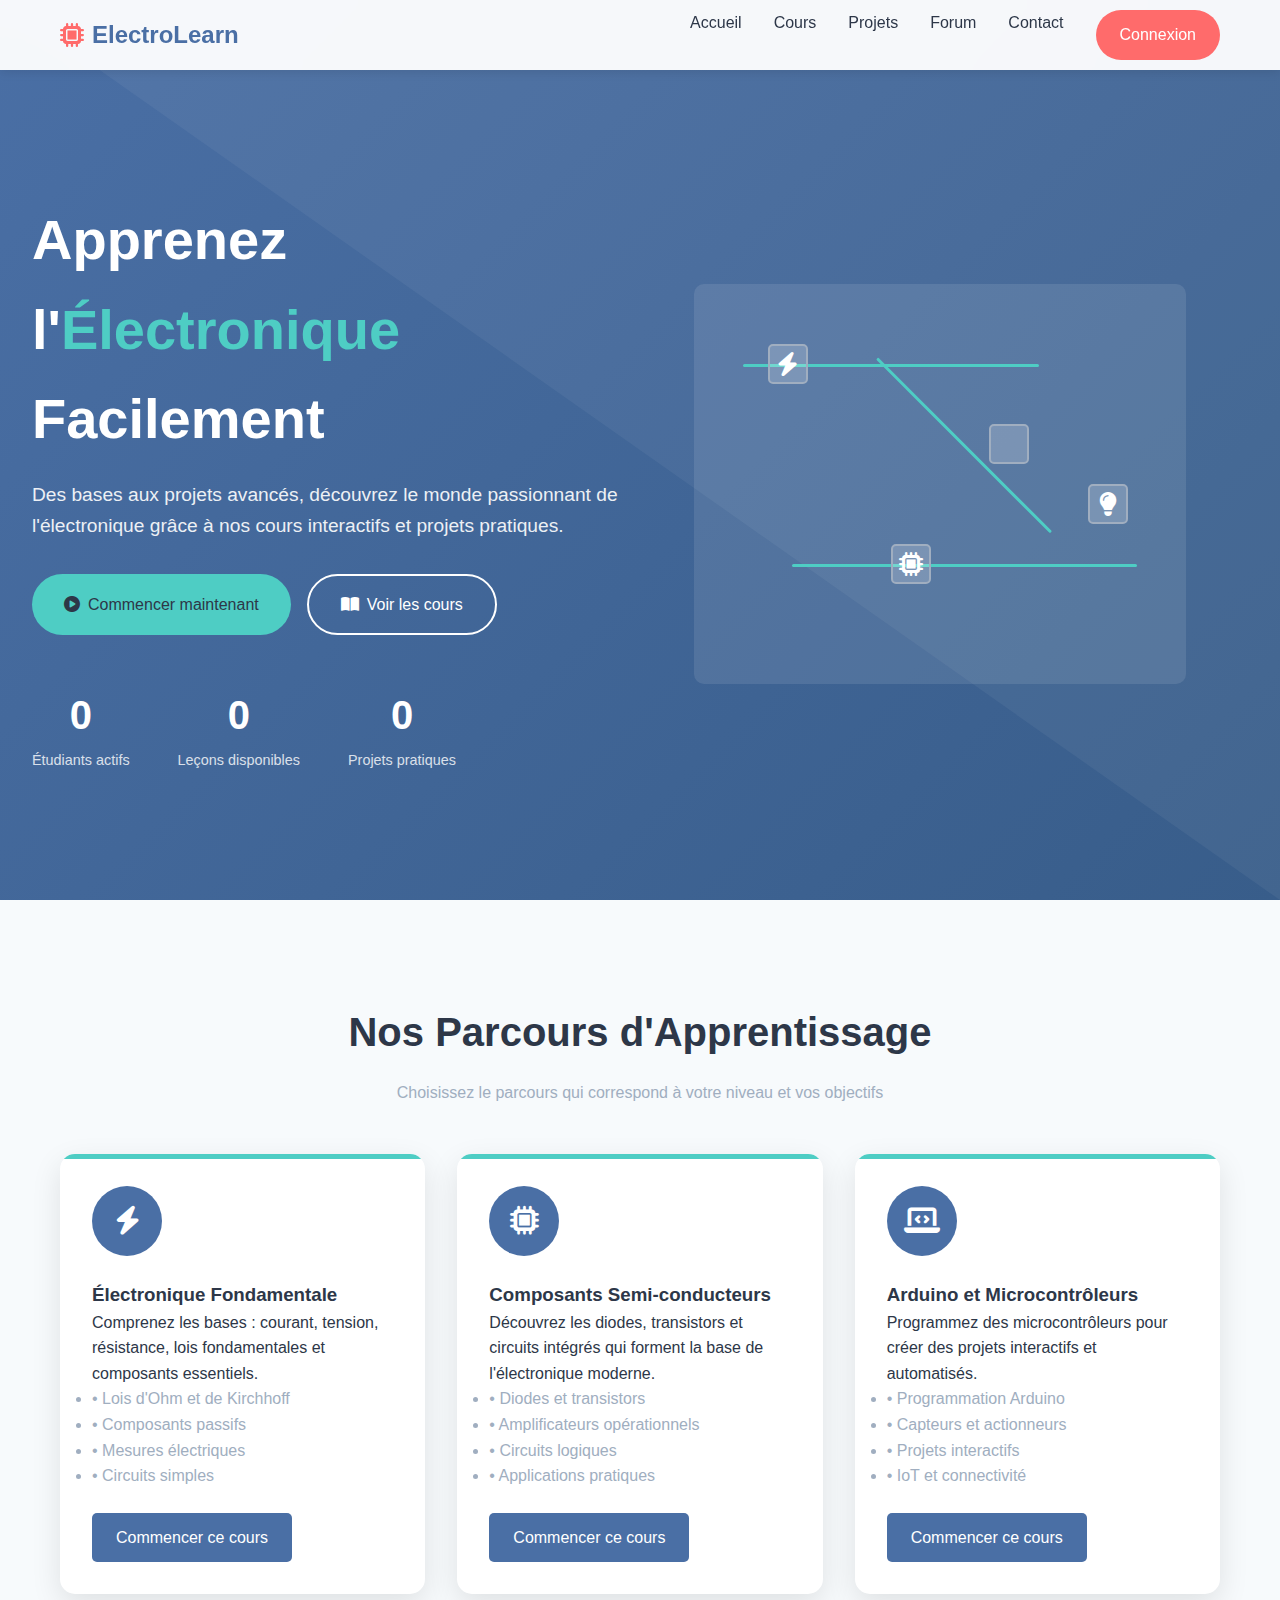
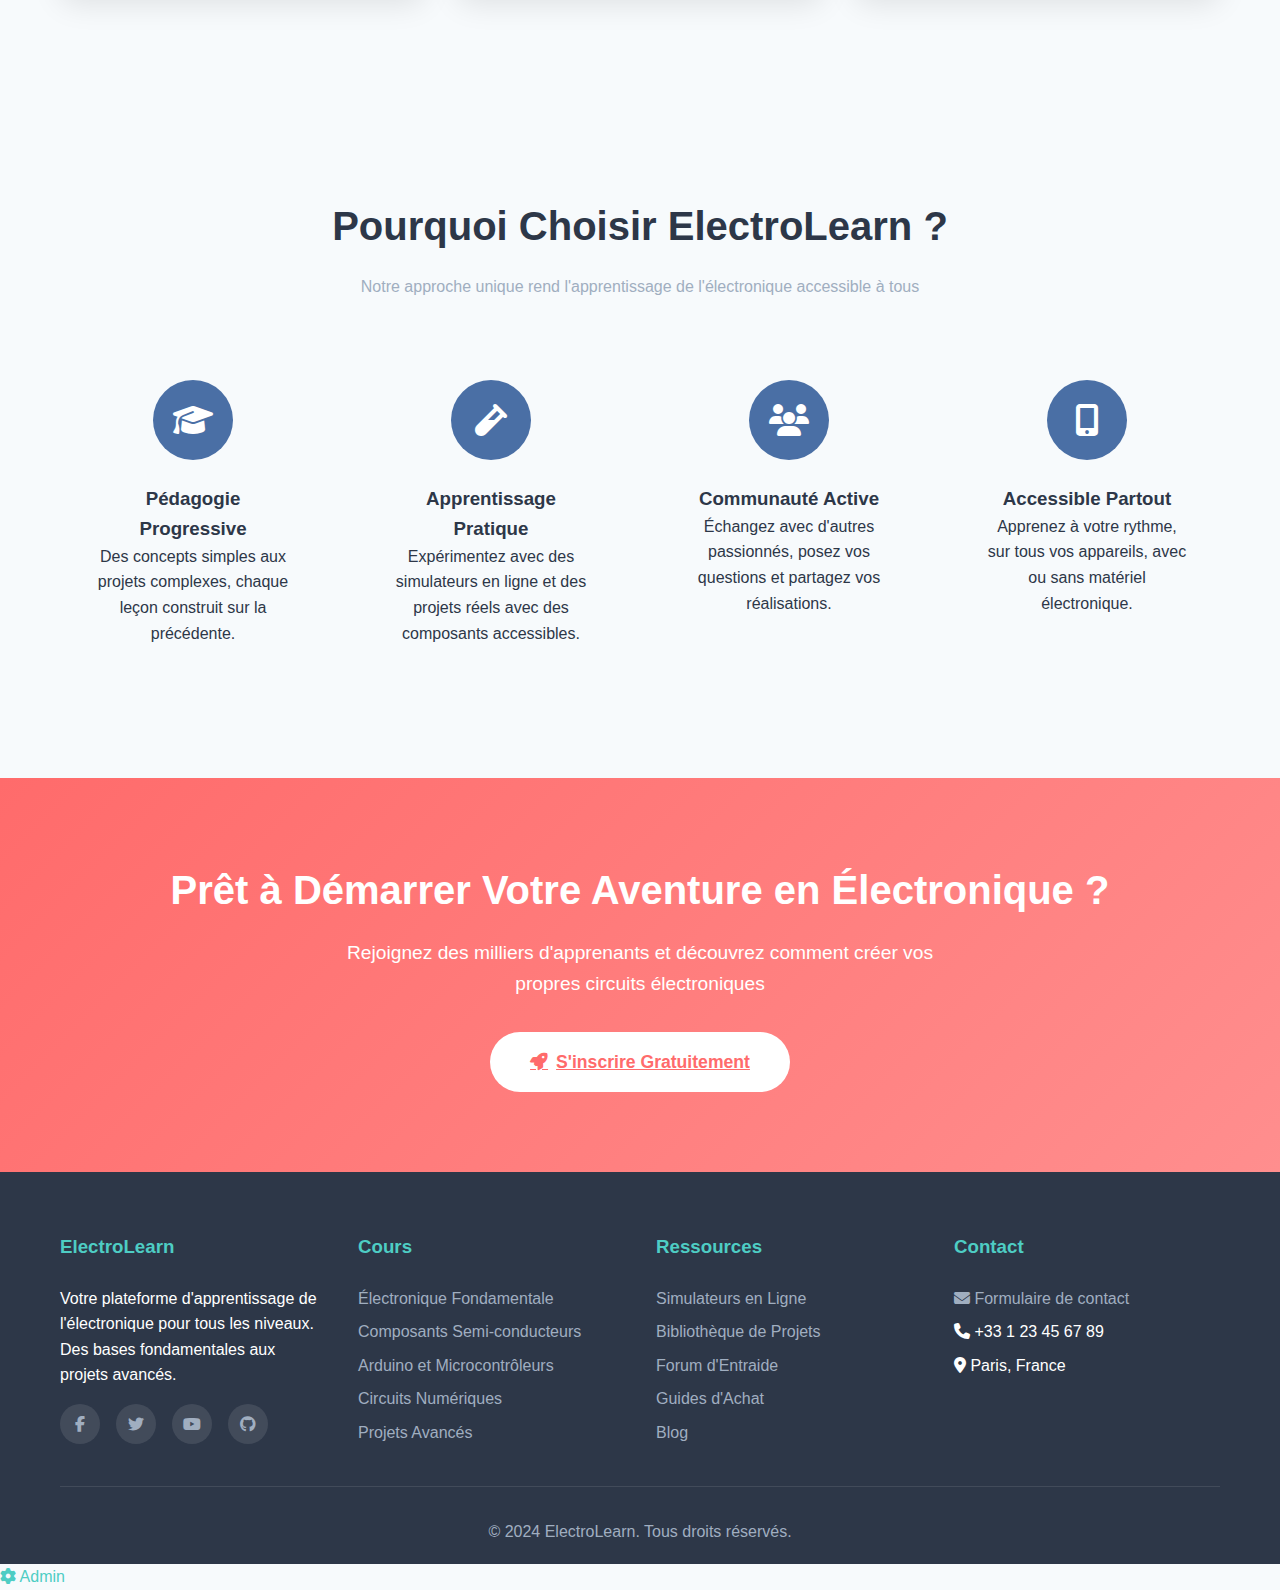
<file: index.html>
<!DOCTYPE html>
<html lang="fr">
<head>
    <meta charset="UTF-8">
    <meta name="viewport" content="width=device-width, initial-scale=1.0">
    <title>ElectroLearn - Initiation à l'Électronique</title>
    <link rel="stylesheet" href="https://cdnjs.cloudflare.com/ajax/libs/font-awesome/6.4.0/css/all.min.css">
    <link rel="stylesheet" href="styles.css">
    <style>
        .hero {
            min-height: 100vh;
            background: linear-gradient(135deg, var(--primary) 0%, var(--primary-dark) 100%);
            display: flex;
            align-items: center;
            padding: 100px 2rem 2rem;
            color: white;
            position: relative;
            overflow: hidden;
        }

        .hero::before {
            content: '';
            position: absolute;
            top: 0;
            left: 0;
            width: 100%;
            height: 100%;
            background: url('data:image/svg+xml,<svg xmlns="http://www.w3.org/2000/svg" viewBox="0 0 100 100" preserveAspectRatio="none"><path d="M0,0 L100,0 L100,100 Z" fill="rgba(255,255,255,0.05)"/></svg>');
            background-size: cover;
        }

        .hero-content {
            flex: 1;
            max-width: 600px;
            z-index: 1;
        }

        .hero-title {
            font-size: 3.5rem;
            margin-bottom: 1rem;
            animation: fadeInUp 1s ease;
        }

        .highlight {
            color: var(--accent);
        }

        .hero-subtitle {
            font-size: 1.2rem;
            margin-bottom: 2rem;
            opacity: 0.9;
        }

        .hero-buttons {
            display: flex;
            gap: 1rem;
            margin-bottom: 3rem;
        }

        .btn-primary, .btn-secondary {
            padding: 1rem 2rem;
            border: none;
            border-radius: 50px;
            font-size: 1rem;
            cursor: pointer;
            transition: all 0.3s ease;
            display: flex;
            align-items: center;
            gap: 0.5rem;
            font-weight: 500;
            text-decoration: none;
        }

        .btn-primary {
            background: var(--accent);
            color: var(--dark);
        }

        .btn-primary:hover {
            transform: translateY(-3px);
            box-shadow: 0 10px 25px rgba(78, 205, 196, 0.3);
        }

        .btn-secondary {
            background: transparent;
            color: white;
            border: 2px solid white;
        }

        .btn-secondary:hover {
            background: white;
            color: var(--primary);
        }

        .hero-stats {
            display: flex;
            gap: 3rem;
        }

        .stat {
            text-align: center;
        }

        .stat-number {
            font-size: 2.5rem;
            font-weight: bold;
            display: block;
        }

        .stat-label {
            font-size: 0.9rem;
            opacity: 0.8;
        }

        .hero-visual {
            flex: 1;
            position: relative;
            height: 500px;
            display: flex;
            justify-content: center;
            align-items: center;
        }

        .circuit-board {
            width: 80%;
            height: 80%;
            background: rgba(255, 255, 255, 0.1);
            border-radius: 10px;
            position: relative;
            overflow: hidden;
        }

        .circuit-line {
            position: absolute;
            background: var(--accent);
            border-radius: 2px;
        }

        .component {
            position: absolute;
            width: 40px;
            height: 40px;
            background: rgba(255, 255, 255, 0.2);
            border-radius: 5px;
            display: flex;
            align-items: center;
            justify-content: center;
            color: white;
            font-size: 1.5rem;
            animation: pulse 2s infinite;
        }

        .courses-grid {
            display: grid;
            grid-template-columns: repeat(auto-fit, minmax(300px, 1fr));
            gap: 2rem;
        }

        .course-icon {
            width: 70px;
            height: 70px;
            background: var(--primary);
            border-radius: 50%;
            display: flex;
            align-items: center;
            justify-content: center;
            color: white;
            font-size: 1.8rem;
            margin-bottom: 1.5rem;
        }

        .advantages-grid {
            display: grid;
            grid-template-columns: repeat(auto-fit, minmax(250px, 1fr));
            gap: 2rem;
        }

        .advantage-card {
            text-align: center;
            padding: 2rem;
        }

        .advantage-icon {
            width: 80px;
            height: 80px;
            background: var(--primary);
            border-radius: 50%;
            display: flex;
            align-items: center;
            justify-content: center;
            color: white;
            font-size: 2rem;
            margin: 0 auto 1.5rem;
        }

        .cta {
            background: linear-gradient(135deg, var(--secondary) 0%, #ff8e8e 100%);
            color: white;
            text-align: center;
            padding: 80px 0;
        }

        .cta-title {
            font-size: 2.5rem;
            margin-bottom: 1rem;
        }

        .cta-subtitle {
            font-size: 1.2rem;
            margin-bottom: 2rem;
            max-width: 600px;
            margin-left: auto;
            margin-right: auto;
        }

        .cta-btn {
            background: white;
            color: var(--secondary);
            border: none;
            padding: 1rem 2.5rem;
            border-radius: 50px;
            font-size: 1.1rem;
            cursor: pointer;
            transition: all 0.3s ease;
            font-weight: bold;
            display: inline-flex;
            align-items: center;
            gap: 0.5rem;
        }

        .cta-btn:hover {
            transform: translateY(-3px);
            box-shadow: 0 10px 25px rgba(255, 255, 255, 0.3);
        }

        @keyframes fadeInUp {
            from {
                opacity: 0;
                transform: translateY(30px);
            }
            to {
                opacity: 1;
                transform: translateY(0);
            }
        }

        @keyframes pulse {
            0% {
                transform: scale(1);
                opacity: 0.7;
            }
            50% {
                transform: scale(1.05);
                opacity: 1;
            }
            100% {
                transform: scale(1);
                opacity: 0.7;
            }
        }

        @media (max-width: 768px) {
            .hero {
                flex-direction: column;
                text-align: center;
                padding-top: 120px;
            }

            .hero-title {
                font-size: 2.5rem;
            }

            .hero-buttons {
                flex-direction: column;
                align-items: center;
            }

            .hero-visual {
                margin-top: 2rem;
                height: 300px;
            }

            .hero-stats {
                justify-content: center;
            }
        }
    </style>
</head>
<body>
    <!-- Navigation -->
    <nav class="navbar">
        <div class="nav-container">
            <a href="index.html" class="nav-logo">
                <i class="fas fa-microchip"></i>
                <span>ElectroLearn</span>
            </a>
            <ul class="nav-menu">
                <li><a href="index.html" class="nav-link">Accueil</a></li>
                <li><a href="cours-details.html" class="nav-link">Cours</a></li>
                <li><a href="galerie-projets.html" class="nav-link">Projets</a></li>
                <li><a href="forum.html" class="nav-link">Forum</a></li>
                <li><a href="contact.html" class="nav-link">Contact</a></li>
                <li><a href="connexion.html" class="nav-cta">Connexion</a></li>
            </ul>
            <div class="nav-toggle">
                <span class="bar"></span>
                <span class="bar"></span>
                <span class="bar"></span>
            </div>
        </div>
    </nav>

    <!-- Hero Section -->
    <section class="hero">
        <div class="hero-content">
            <h1 class="hero-title">Apprenez l'<span class="highlight">Électronique</span> Facilement</h1>
            <p class="hero-subtitle">Des bases aux projets avancés, découvrez le monde passionnant de l'électronique grâce à nos cours interactifs et projets pratiques.</p>
            <div class="hero-buttons">
                <a href="connexion.html" class="btn-primary">
                    <i class="fas fa-play-circle"></i> Commencer maintenant
                </a>
                <a href="cours-details.html" class="btn-secondary">
                    <i class="fas fa-book-open"></i> Voir les cours
                </a>
            </div>
            <div class="hero-stats">
                <div class="stat">
                    <span class="stat-number" data-target="5000">0</span>
                    <span class="stat-label">Étudiants actifs</span>
                </div>
                <div class="stat">
                    <span class="stat-number" data-target="120">0</span>
                    <span class="stat-label">Leçons disponibles</span>
                </div>
                <div class="stat">
                    <span class="stat-number" data-target="50">0</span>
                    <span class="stat-label">Projets pratiques</span>
                </div>
            </div>
        </div>
        <div class="hero-visual">
            <div class="circuit-board">
                <div class="circuit-line" style="top: 20%; left: 10%; width: 60%; height: 3px;"></div>
                <div class="circuit-line" style="top: 40%; left: 30%; width: 50%; height: 3px; transform: rotate(45deg);"></div>
                <div class="circuit-line" style="top: 70%; left: 20%; width: 70%; height: 3px;"></div>
                
                <div class="component" style="top: 15%; left: 15%;">
                    <i class="fas fa-bolt"></i>
                </div>
                <div class="component" style="top: 35%; left: 60%;">
                    <i class="fas fa-resistance"></i>
                </div>
                <div class="component" style="top: 65%; left: 40%;">
                    <i class="fas fa-microchip"></i>
                </div>
                <div class="component" style="top: 50%; left: 80%;">
                    <i class="fas fa-lightbulb"></i>
                </div>
            </div>
        </div>
    </section>

    <!-- Cours Section -->
    <section class="section">
        <div class="container">
            <h2 class="section-title">Nos Parcours d'Apprentissage</h2>
            <p class="section-subtitle">Choisissez le parcours qui correspond à votre niveau et vos objectifs</p>
            
            <div class="courses-grid">
                <!-- Cours 1 -->
                <div class="course-card">
                    <div class="course-icon">
                        <i class="fas fa-bolt"></i>
                    </div>
                    <h3 class="course-title">Électronique Fondamentale</h3>
                    <p class="course-desc">Comprenez les bases : courant, tension, résistance, lois fondamentales et composants essentiels.</p>
                    <ul style="margin-bottom: 1.5rem; color: var(--gray);">
                        <li>• Lois d'Ohm et de Kirchhoff</li>
                        <li>• Composants passifs</li>
                        <li>• Mesures électriques</li>
                        <li>• Circuits simples</li>
                    </ul>
                    <a href="cours-details.html" class="course-btn">Commencer ce cours</a>
                </div>

                <!-- Cours 2 -->
                <div class="course-card">
                    <div class="course-icon">
                        <i class="fas fa-microchip"></i>
                    </div>
                    <h3 class="course-title">Composants Semi-conducteurs</h3>
                    <p class="course-desc">Découvrez les diodes, transistors et circuits intégrés qui forment la base de l'électronique moderne.</p>
                    <ul style="margin-bottom: 1.5rem; color: var(--gray);">
                        <li>• Diodes et transistors</li>
                        <li>• Amplificateurs opérationnels</li>
                        <li>• Circuits logiques</li>
                        <li>• Applications pratiques</li>
                    </ul>
                    <a href="cours-details.html" class="course-btn">Commencer ce cours</a>
                </div>

                <!-- Cours 3 -->
                <div class="course-card">
                    <div class="course-icon">
                        <i class="fas fa-laptop-code"></i>
                    </div>
                    <h3 class="course-title">Arduino et Microcontrôleurs</h3>
                    <p class="course-desc">Programmez des microcontrôleurs pour créer des projets interactifs et automatisés.</p>
                    <ul style="margin-bottom: 1.5rem; color: var(--gray);">
                        <li>• Programmation Arduino</li>
                        <li>• Capteurs et actionneurs</li>
                        <li>• Projets interactifs</li>
                        <li>• IoT et connectivité</li>
                    </ul>
                    <a href="cours-details.html" class="course-btn">Commencer ce cours</a>
                </div>
            </div>
        </div>
    </section>

    <!-- Avantages Section -->
    <section class="section advantages">
        <div class="container">
            <h2 class="section-title">Pourquoi Choisir ElectroLearn ?</h2>
            <p class="section-subtitle">Notre approche unique rend l'apprentissage de l'électronique accessible à tous</p>
            
            <div class="advantages-grid">
                <div class="advantage-card">
                    <div class="advantage-icon">
                        <i class="fas fa-graduation-cap"></i>
                    </div>
                    <h3>Pédagogie Progressive</h3>
                    <p>Des concepts simples aux projets complexes, chaque leçon construit sur la précédente.</p>
                </div>
                
                <div class="advantage-card">
                    <div class="advantage-icon">
                        <i class="fas fa-vial"></i>
                    </div>
                    <h3>Apprentissage Pratique</h3>
                    <p>Expérimentez avec des simulateurs en ligne et des projets réels avec des composants accessibles.</p>
                </div>
                
                <div class="advantage-card">
                    <div class="advantage-icon">
                        <i class="fas fa-users"></i>
                    </div>
                    <h3>Communauté Active</h3>
                    <p>Échangez avec d'autres passionnés, posez vos questions et partagez vos réalisations.</p>
                </div>
                
                <div class="advantage-card">
                    <div class="advantage-icon">
                        <i class="fas fa-mobile-alt"></i>
                    </div>
                    <h3>Accessible Partout</h3>
                    <p>Apprenez à votre rythme, sur tous vos appareils, avec ou sans matériel électronique.</p>
                </div>
            </div>
        </div>
    </section>

    <!-- CTA Section -->
    <section class="cta">
        <div class="container">
            <h2 class="cta-title">Prêt à Démarrer Votre Aventure en Électronique ?</h2>
            <p class="cta-subtitle">Rejoignez des milliers d'apprenants et découvrez comment créer vos propres circuits électroniques</p>
            <a href="connexion.html" class="cta-btn">
                <i class="fas fa-rocket"></i> S'inscrire Gratuitement
            </a>
        </div>
    </section>

    <!-- Footer -->
    <footer class="footer">
        <div class="container">
            <div class="footer-content">
                <div class="footer-section">
                    <h3>ElectroLearn</h3>
                    <p>Votre plateforme d'apprentissage de l'électronique pour tous les niveaux. Des bases fondamentales aux projets avancés.</p>
                    <div class="social-links">
                        <a href="#"><i class="fab fa-facebook-f"></i></a>
                        <a href="#"><i class="fab fa-twitter"></i></a>
                        <a href="#"><i class="fab fa-youtube"></i></a>
                        <a href="#"><i class="fab fa-github"></i></a>
                    </div>
                </div>
                
                <div class="footer-section">
                    <h3>Cours</h3>
                    <ul>
                        <li><a href="cours-details.html">Électronique Fondamentale</a></li>
                        <li><a href="cours-details.html">Composants Semi-conducteurs</a></li>
                        <li><a href="cours-details.html">Arduino et Microcontrôleurs</a></li>
                        <li><a href="cours-details.html">Circuits Numériques</a></li>
                        <li><a href="cours-details.html">Projets Avancés</a></li>
                    </ul>
                </div>
                
                <div class="footer-section">
                    <h3>Ressources</h3>
                    <ul>
                        <li><a href="simulateur.html">Simulateurs en Ligne</a></li>
                        <li><a href="galerie-projets.html">Bibliothèque de Projets</a></li>
                        <li><a href="forum.html">Forum d'Entraide</a></li>
                        <li><a href="#">Guides d'Achat</a></li>
                        <li><a href="#">Blog</a></li>
                    </ul>
                </div>
                
                <div class="footer-section">
                    <h3>Contact</h3>
                    <ul>
                        <li><a href="contact.html"><i class="fas fa-envelope"></i> Formulaire de contact</a></li>
                        <li><i class="fas fa-phone"></i> +33 1 23 45 67 89</li>
                        <li><i class="fas fa-map-marker-alt"></i> Paris, France</li>
                    </ul>
                </div>
            </div>
            
            <div class="footer-bottom">
                <p>&copy; 2024 ElectroLearn. Tous droits réservés.</p>
            </div>
        </div>
    </footer>

    <script src="script.js"></script>
<li><a href="admin-login.html" class="nav-link" style="color: var(--accent);">
    <i class="fas fa-cog"></i> Admin
</a></li>
</body>
</html>
</file>
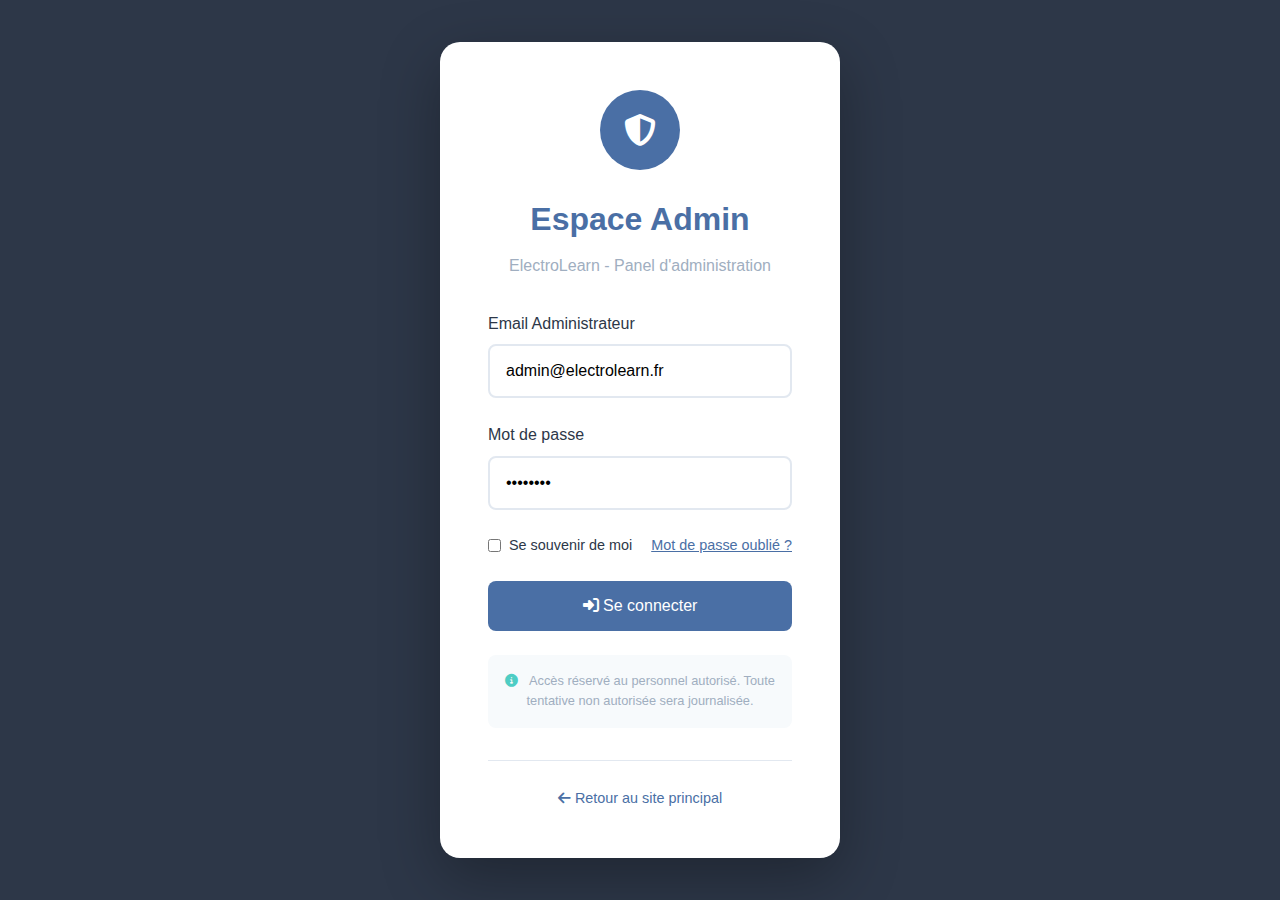
<file: admin-login.html>
<!DOCTYPE html>
<html lang="fr">
<head>
    <meta charset="UTF-8">
    <meta name="viewport" content="width=device-width, initial-scale=1.0">
    <title>Connexion Admin - ElectroLearn</title>
    <link rel="stylesheet" href="https://cdnjs.cloudflare.com/ajax/libs/font-awesome/6.4.0/css/all.min.css">
    <link rel="stylesheet" href="styles.css">
    <style>
        .admin-login-container {
            min-height: 100vh;
            background: linear-gradient(135deg, var(--dark) 0%, #2d3748 100%);
            display: flex;
            align-items: center;
            justify-content: center;
            padding: 2rem;
        }

        .admin-login-card {
            background: white;
            border-radius: 20px;
            padding: 3rem;
            box-shadow: 0 20px 60px rgba(0,0,0,0.3);
            width: 100%;
            max-width: 400px;
            text-align: center;
        }

        .admin-logo {
            margin-bottom: 2rem;
        }

        .admin-logo h1 {
            color: var(--primary);
            font-size: 2rem;
            margin-bottom: 0.5rem;
        }

        .admin-logo p {
            color: var(--gray);
            font-size: 1rem;
        }

        .admin-icon {
            width: 80px;
            height: 80px;
            background: var(--primary);
            border-radius: 50%;
            display: flex;
            align-items: center;
            justify-content: center;
            color: white;
            font-size: 2rem;
            margin: 0 auto 1.5rem;
        }

        .form-group {
            margin-bottom: 1.5rem;
            text-align: left;
        }

        .form-group label {
            display: block;
            margin-bottom: 0.5rem;
            font-weight: 500;
            color: var(--dark);
        }

        .form-control {
            width: 100%;
            padding: 1rem;
            border: 2px solid #e2e8f0;
            border-radius: 8px;
            font-size: 1rem;
            transition: border-color 0.3s ease;
        }

        .form-control:focus {
            outline: none;
            border-color: var(--primary);
        }

        .btn-admin-login {
            width: 100%;
            padding: 1rem;
            background: var(--primary);
            color: white;
            border: none;
            border-radius: 8px;
            font-size: 1rem;
            cursor: pointer;
            transition: all 0.3s ease;
            font-weight: 500;
        }

        .btn-admin-login:hover {
            background: var(--primary-dark);
        }

        .admin-login-footer {
            margin-top: 2rem;
            padding-top: 1.5rem;
            border-top: 1px solid #e2e8f0;
        }

        .admin-login-footer a {
            color: var(--primary);
            text-decoration: none;
            font-size: 0.9rem;
        }

        .security-notice {
            background: var(--light);
            padding: 1rem;
            border-radius: 8px;
            margin-top: 1.5rem;
            font-size: 0.8rem;
            color: var(--gray);
        }

        .security-notice i {
            color: var(--accent);
            margin-right: 0.5rem;
        }

        @media (max-width: 480px) {
            .admin-login-card {
                padding: 2rem;
            }
        }
    </style>
</head>
<body>
    <div class="admin-login-container">
        <div class="admin-login-card">
            <div class="admin-logo">
                <div class="admin-icon">
                    <i class="fas fa-shield-alt"></i>
                </div>
                <h1>Espace Admin</h1>
                <p>ElectroLearn - Panel d'administration</p>
            </div>

            <form id="adminLoginForm">
                <div class="form-group">
                    <label for="adminEmail">Email Administrateur</label>
                    <input type="email" id="adminEmail" class="form-control" placeholder="admin@electrolearn.fr" required>
                </div>

                <div class="form-group">
                    <label for="adminPassword">Mot de passe</label>
                    <input type="password" id="adminPassword" class="form-control" placeholder="Votre mot de passe administrateur" required>
                </div>

                <div class="form-group" style="display: flex; align-items: center; justify-content: space-between;">
                    <div style="display: flex; align-items: center; gap: 0.5rem;">
                        <input type="checkbox" id="rememberMe">
                        <label for="rememberMe" style="margin: 0; font-size: 0.9rem;">Se souvenir de moi</label>
                    </div>
                    <a href="#" style="font-size: 0.9rem; color: var(--primary);">Mot de passe oublié ?</a>
                </div>

                <button type="submit" class="btn-admin-login">
                    <i class="fas fa-sign-in-alt"></i> Se connecter
                </button>
            </form>

            <div class="security-notice">
                <i class="fas fa-info-circle"></i>
                Accès réservé au personnel autorisé. Toute tentative non autorisée sera journalisée.
            </div>

            <div class="admin-login-footer">
                <a href="index.html">
                    <i class="fas fa-arrow-left"></i> Retour au site principal
                </a>
            </div>
        </div>
    </div>

    <script>
        document.getElementById('adminLoginForm').addEventListener('submit', function(e) {
            e.preventDefault();
            
            const email = document.getElementById('adminEmail').value;
            const password = document.getElementById('adminPassword').value;
            
            // Simulation de vérification
            if (email === 'admin@electrolearn.fr' && password === 'admin123') {
                // Redirection vers le panel admin
                window.location.href = 'admin.html';
            } else {
                alert('Identifiants administrateur incorrects');
            }
        });

        // Entrée directe pour faciliter les tests
        document.addEventListener('DOMContentLoaded', function() {
            // Pré-remplir pour les tests (à retirer en production)
            document.getElementById('adminEmail').value = 'admin@electrolearn.fr';
            document.getElementById('adminPassword').value = 'admin123';
        });
    </script>
</body>
</html>
</file>
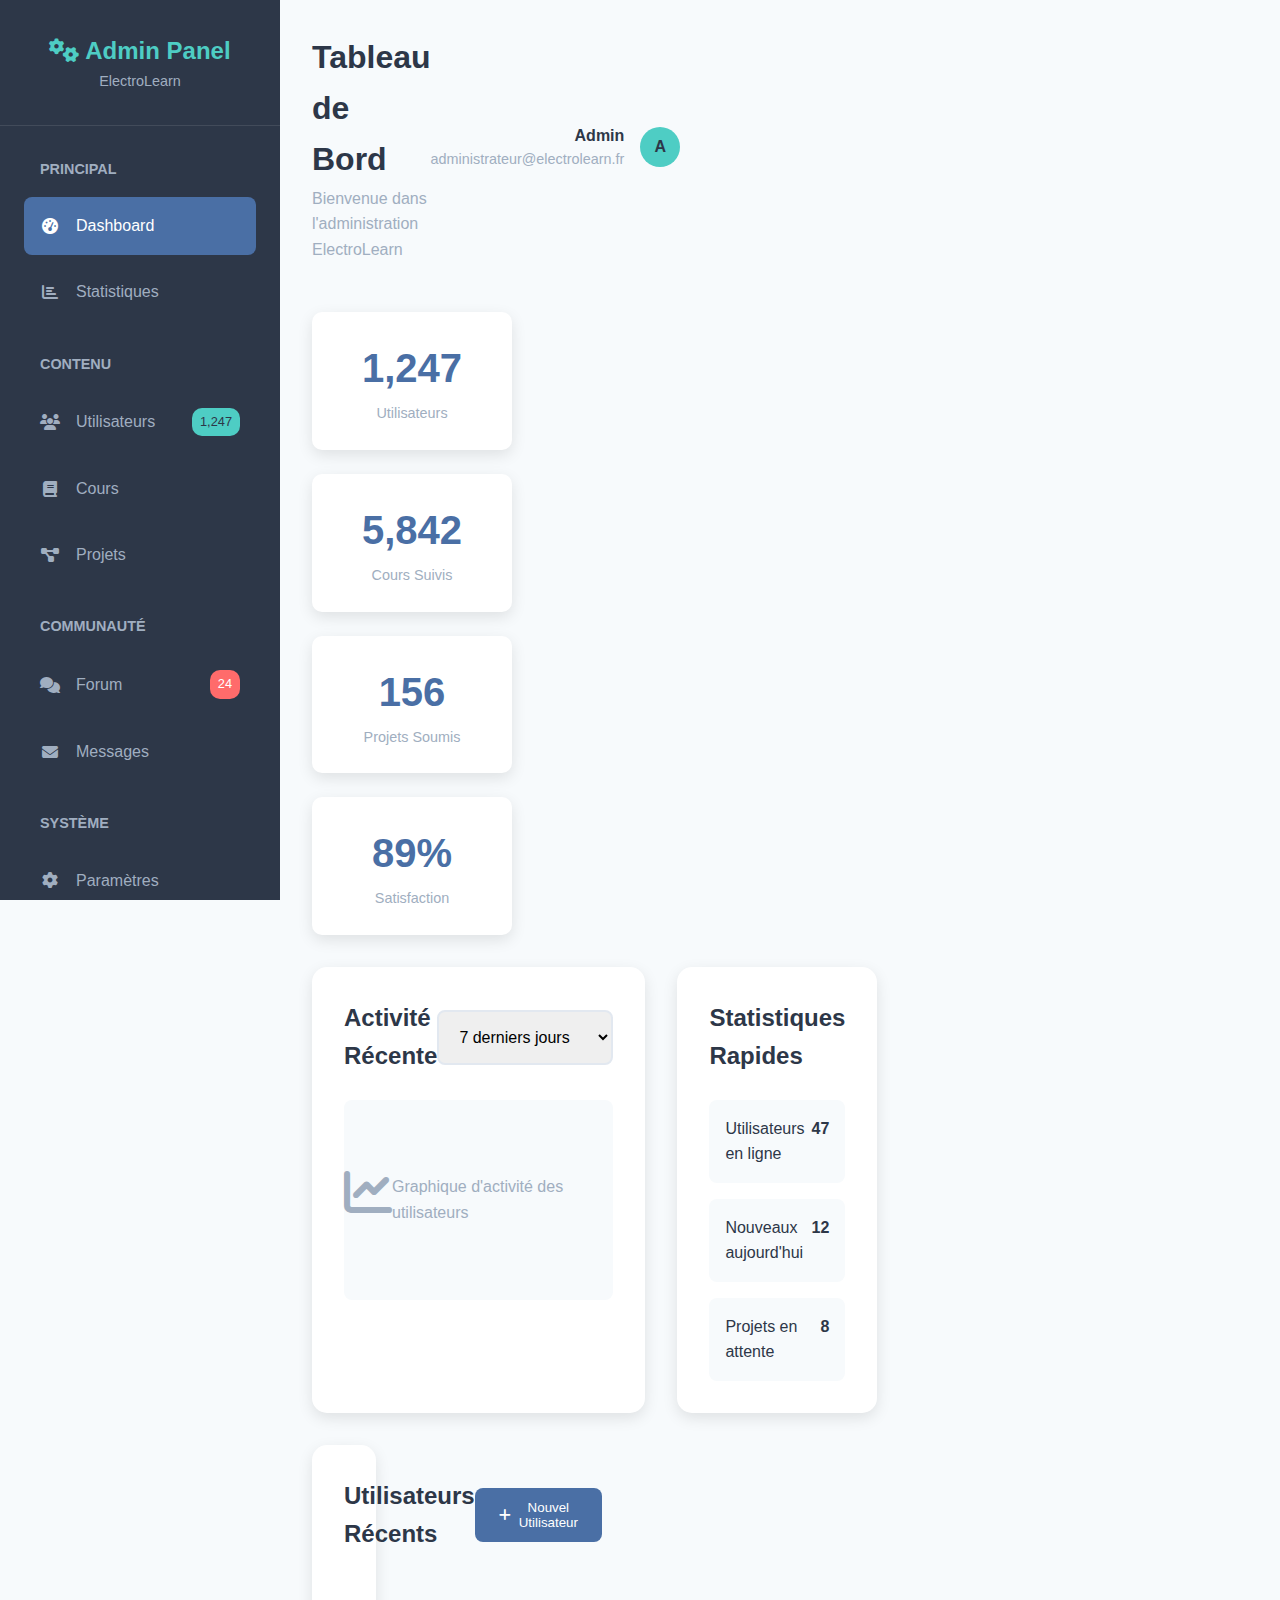
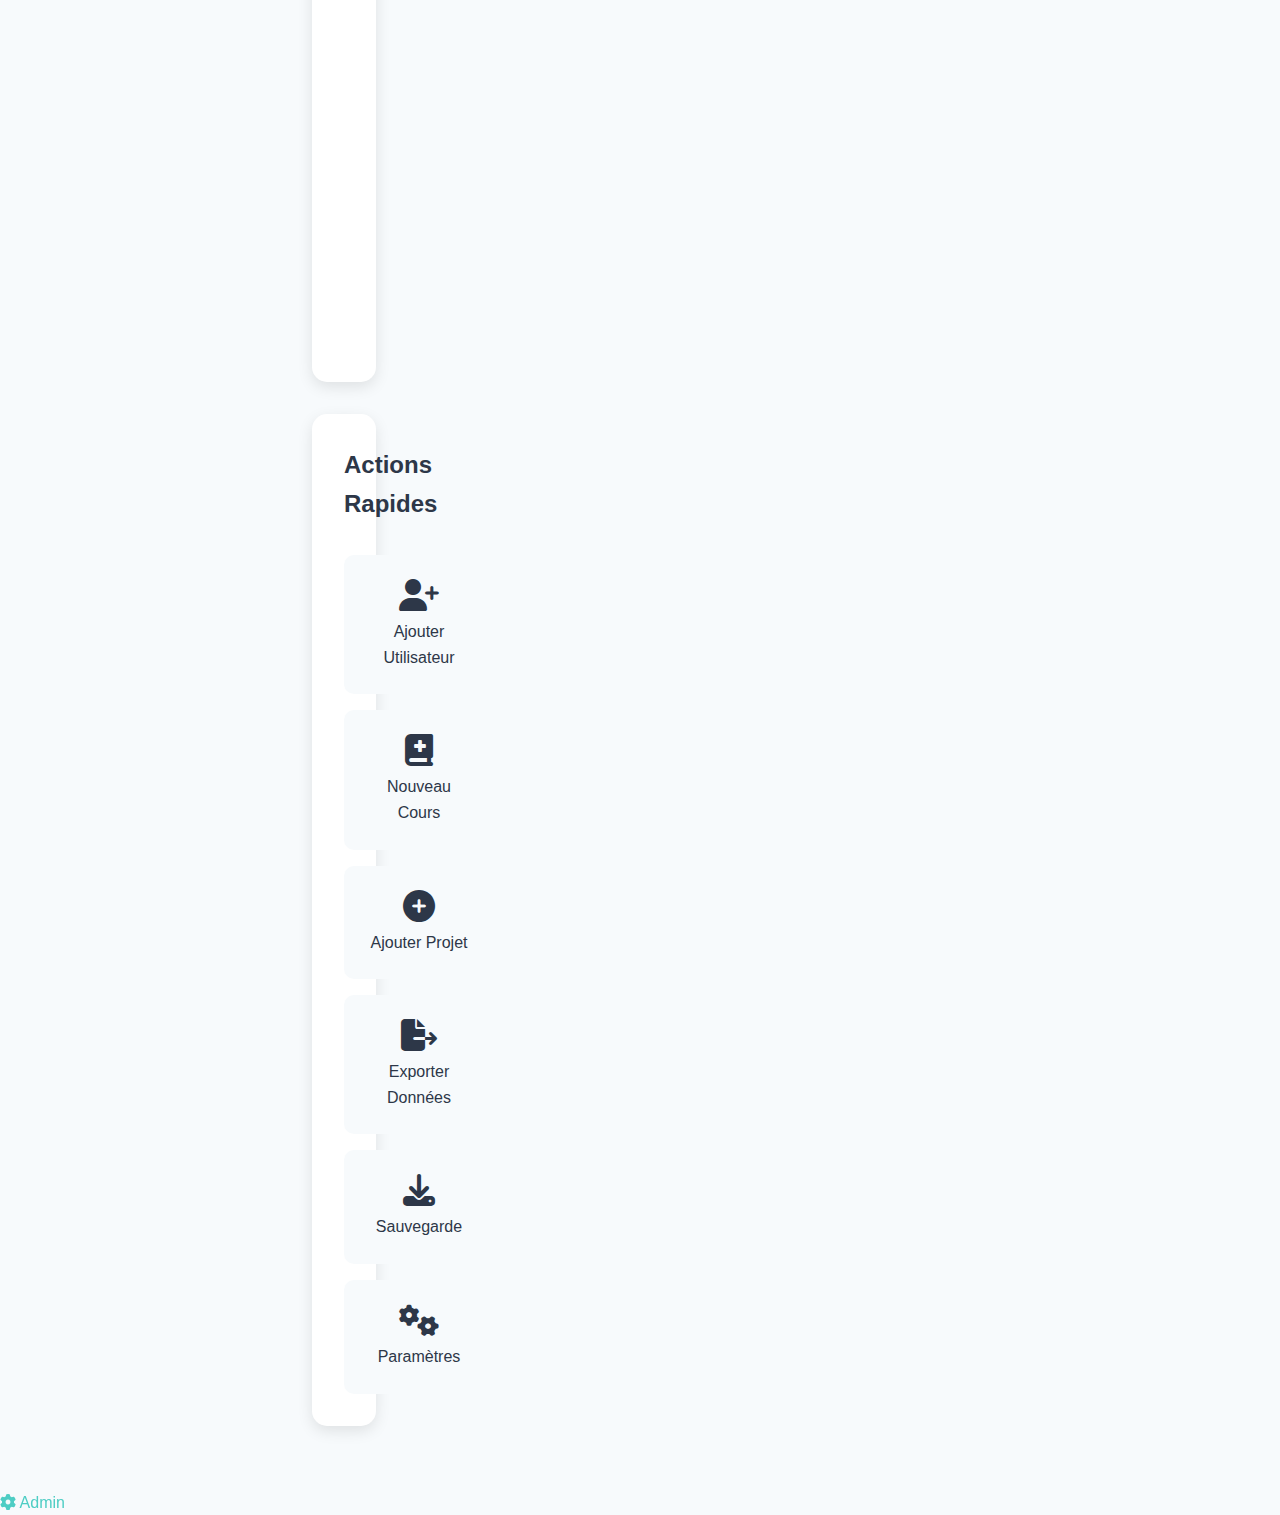
<file: admin.html>
<!DOCTYPE html>
<html lang="fr">
<head>
    <meta charset="UTF-8">
    <meta name="viewport" content="width=device-width, initial-scale=1.0">
    <title>Admin Panel - ElectroLearn</title>
    <link rel="stylesheet" href="https://cdnjs.cloudflare.com/ajax/libs/font-awesome/6.4.0/css/all.min.css">
    <link rel="stylesheet" href="styles.css">
    <style>
        .admin-container {
            display: grid;
            grid-template-columns: 280px 1fr;
            min-height: 100vh;
            background: var(--light);
        }

        /* Sidebar Admin */
        .admin-sidebar {
            background: var(--dark);
            color: white;
            padding: 2rem 0;
            position: fixed;
            width: 280px;
            height: 100vh;
            overflow-y: auto;
        }

        .admin-logo {
            text-align: center;
            padding: 0 2rem 2rem;
            border-bottom: 1px solid rgba(255,255,255,0.1);
            margin-bottom: 2rem;
        }

        .admin-logo h1 {
            color: var(--accent);
            font-size: 1.5rem;
        }

        .admin-nav {
            padding: 0 1.5rem;
        }

        .nav-section {
            margin-bottom: 2rem;
        }

        .nav-section h3 {
            color: var(--gray);
            font-size: 0.9rem;
            text-transform: uppercase;
            margin-bottom: 1rem;
            padding: 0 1rem;
        }

        .nav-item {
            display: flex;
            align-items: center;
            gap: 1rem;
            padding: 1rem;
            color: var(--gray);
            text-decoration: none;
            border-radius: 8px;
            transition: all 0.3s ease;
            margin-bottom: 0.5rem;
        }

        .nav-item:hover, .nav-item.active {
            background: rgba(255,255,255,0.1);
            color: white;
        }

        .nav-item.active {
            background: var(--primary);
        }

        .nav-item i {
            width: 20px;
            text-align: center;
        }

        /* Main Content */
        .admin-main {
            margin-left: 280px;
            padding: 2rem;
        }

        .admin-header {
            display: flex;
            justify-content: between;
            align-items: center;
            margin-bottom: 2rem;
            padding-bottom: 1rem;
            border-bottom: 2px solid #e2e8f0;
        }

        .admin-stats {
            display: grid;
            grid-template-columns: repeat(auto-fit, minmax(200px, 1fr));
            gap: 1.5rem;
            margin-bottom: 2rem;
        }

        .stat-card {
            background: white;
            padding: 1.5rem;
            border-radius: 10px;
            box-shadow: 0 5px 15px rgba(0,0,0,0.1);
            text-align: center;
        }

        .stat-number {
            font-size: 2.5rem;
            font-weight: bold;
            color: var(--primary);
            display: block;
        }

        .stat-label {
            color: var(--gray);
            font-size: 0.9rem;
        }

        .admin-section {
            background: white;
            border-radius: 15px;
            padding: 2rem;
            margin-bottom: 2rem;
            box-shadow: 0 5px 15px rgba(0,0,0,0.1);
        }

        .section-header {
            display: flex;
            justify-content: between;
            align-items: center;
            margin-bottom: 1.5rem;
        }

        .section-header h2 {
            color: var(--dark);
        }

        .btn-admin {
            background: var(--primary);
            color: white;
            border: none;
            padding: 0.75rem 1.5rem;
            border-radius: 8px;
            cursor: pointer;
            transition: all 0.3s ease;
            display: inline-flex;
            align-items: center;
            gap: 0.5rem;
        }

        .btn-admin:hover {
            background: var(--primary-dark);
        }

        /* Tables */
        .admin-table {
            width: 100%;
            border-collapse: collapse;
            background: white;
        }

        .admin-table th,
        .admin-table td {
            padding: 1rem;
            text-align: left;
            border-bottom: 1px solid #e2e8f0;
        }

        .admin-table th {
            background: var(--light);
            font-weight: 600;
            color: var(--dark);
        }

        .admin-table tr:hover {
            background: var(--light);
        }

        .status-badge {
            padding: 0.25rem 0.75rem;
            border-radius: 15px;
            font-size: 0.8rem;
            font-weight: 500;
        }

        .status-active {
            background: var(--success);
            color: white;
        }

        .status-pending {
            background: var(--warning);
            color: white;
        }

        .status-inactive {
            background: var(--gray);
            color: white;
        }

        .action-buttons {
            display: flex;
            gap: 0.5rem;
        }

        .btn-action {
            padding: 0.5rem;
            border: none;
            border-radius: 5px;
            cursor: pointer;
            transition: all 0.3s ease;
        }

        .btn-edit {
            background: var(--accent);
            color: var(--dark);
        }

        .btn-delete {
            background: var(--secondary);
            color: white;
        }

        .btn-view {
            background: var(--primary);
            color: white;
        }

        /* Charts Preview */
        .charts-grid {
            display: grid;
            grid-template-columns: 2fr 1fr;
            gap: 2rem;
        }

        .chart-container {
            background: white;
            padding: 1.5rem;
            border-radius: 10px;
            box-shadow: 0 5px 15px rgba(0,0,0,0.1);
        }

        .chart-placeholder {
            height: 200px;
            background: var(--light);
            border-radius: 8px;
            display: flex;
            align-items: center;
            justify-content: center;
            color: var(--gray);
        }

        /* Quick Actions */
        .quick-actions {
            display: grid;
            grid-template-columns: repeat(auto-fit, minmax(150px, 1fr));
            gap: 1rem;
            margin-top: 2rem;
        }

        .quick-action {
            background: var(--light);
            padding: 1.5rem;
            border-radius: 10px;
            text-align: center;
            cursor: pointer;
            transition: all 0.3s ease;
        }

        .quick-action:hover {
            background: var(--primary);
            color: white;
            transform: translateY(-5px);
        }

        .quick-action i {
            font-size: 2rem;
            margin-bottom: 0.5rem;
        }

        /* Responsive */
        @media (max-width: 1024px) {
            .admin-container {
                grid-template-columns: 1fr;
            }

            .admin-sidebar {
                position: relative;
                width: 100%;
                height: auto;
            }

            .admin-main {
                margin-left: 0;
            }

            .charts-grid {
                grid-template-columns: 1fr;
            }
        }

        @media (max-width: 768px) {
            .admin-stats {
                grid-template-columns: 1fr 1fr;
            }

            .quick-actions {
                grid-template-columns: 1fr 1fr;
            }
        }

        /* Modal Admin */
        .admin-modal {
            display: none;
            position: fixed;
            top: 0;
            left: 0;
            width: 100%;
            height: 100%;
            background: rgba(0,0,0,0.5);
            z-index: 2000;
            align-items: center;
            justify-content: center;
        }

        .admin-modal-content {
            background: white;
            border-radius: 15px;
            max-width: 600px;
            width: 90%;
            max-height: 90vh;
            overflow-y: auto;
        }

        .modal-header {
            padding: 1.5rem 2rem;
            border-bottom: 1px solid #e2e8f0;
            display: flex;
            justify-content: between;
            align-items: center;
        }

        .modal-body {
            padding: 2rem;
        }

        .form-row {
            display: grid;
            grid-template-columns: 1fr 1fr;
            gap: 1rem;
        }
    </style>
</head>
<body>
    <div class="admin-container">
        <!-- Sidebar -->
        <div class="admin-sidebar">
            <div class="admin-logo">
                <h1><i class="fas fa-cogs"></i> Admin Panel</h1>
                <p style="color: var(--gray); font-size: 0.9rem;">ElectroLearn</p>
            </div>

            <nav class="admin-nav">
                <div class="nav-section">
                    <h3>Principal</h3>
                    <a href="#dashboard" class="nav-item active" data-section="dashboard">
                        <i class="fas fa-tachometer-alt"></i>
                        <span>Dashboard</span>
                    </a>
                    <a href="#statistics" class="nav-item" data-section="statistics">
                        <i class="fas fa-chart-bar"></i>
                        <span>Statistiques</span>
                    </a>
                </div>

                <div class="nav-section">
                    <h3>Contenu</h3>
                    <a href="#users" class="nav-item" data-section="users">
                        <i class="fas fa-users"></i>
                        <span>Utilisateurs</span>
                        <span class="badge" style="background: var(--accent); color: var(--dark); padding: 0.25rem 0.5rem; border-radius: 10px; font-size: 0.8rem; margin-left: auto;">1,247</span>
                    </a>
                    <a href="#courses" class="nav-item" data-section="courses">
                        <i class="fas fa-book"></i>
                        <span>Cours</span>
                    </a>
                    <a href="#projects" class="nav-item" data-section="projects">
                        <i class="fas fa-project-diagram"></i>
                        <span>Projets</span>
                    </a>
                </div>

                <div class="nav-section">
                    <h3>Communauté</h3>
                    <a href="#forum" class="nav-item" data-section="forum">
                        <i class="fas fa-comments"></i>
                        <span>Forum</span>
                        <span class="badge" style="background: var(--secondary); color: white; padding: 0.25rem 0.5rem; border-radius: 10px; font-size: 0.8rem; margin-left: auto;">24</span>
                    </a>
                    <a href="#messages" class="nav-item" data-section="messages">
                        <i class="fas fa-envelope"></i>
                        <span>Messages</span>
                    </a>
                </div>

                <div class="nav-section">
                    <h3>Système</h3>
                    <a href="#settings" class="nav-item" data-section="settings">
                        <i class="fas fa-cog"></i>
                        <span>Paramètres</span>
                    </a>
                    <a href="#backup" class="nav-item" data-section="backup">
                        <i class="fas fa-database"></i>
                        <span>Sauvegarde</span>
                    </a>
                </div>

                <div style="padding: 1rem; margin-top: 2rem; border-top: 1px solid rgba(255,255,255,0.1);">
                    <a href="index.html" class="nav-item">
                        <i class="fas fa-arrow-left"></i>
                        <span>Retour au site</span>
                    </a>
                </div>
            </nav>
        </div>

        <!-- Main Content -->
        <div class="admin-main">
            <!-- Header -->
            <div class="admin-header">
                <div>
                    <h1 style="margin: 0; color: var(--dark);">Tableau de Bord</h1>
                    <p style="color: var(--gray); margin: 0;">Bienvenue dans l'administration ElectroLearn</p>
                </div>
                <div style="display: flex; align-items: center; gap: 1rem;">
                    <div style="text-align: right;">
                        <strong>Admin</strong>
                        <div style="font-size: 0.9rem; color: var(--gray);">administrateur@electrolearn.fr</div>
                    </div>
                    <div style="width: 40px; height: 40px; background: var(--accent); border-radius: 50%; display: flex; align-items: center; justify-content: center; color: var(--dark); font-weight: bold;">
                        A
                    </div>
                </div>
            </div>

            <!-- Statistics -->
            <div class="admin-stats">
                <div class="stat-card">
                    <span class="stat-number">1,247</span>
                    <span class="stat-label">Utilisateurs</span>
                </div>
                <div class="stat-card">
                    <span class="stat-number">5,842</span>
                    <span class="stat-label">Cours Suivis</span>
                </div>
                <div class="stat-card">
                    <span class="stat-number">156</span>
                    <span class="stat-label">Projets Soumis</span>
                </div>
                <div class="stat-card">
                    <span class="stat-number">89%</span>
                    <span class="stat-label">Satisfaction</span>
                </div>
            </div>

            <!-- Recent Activity & Charts -->
            <div class="charts-grid">
                <!-- Activity Chart -->
                <div class="admin-section">
                    <div class="section-header">
                        <h2>Activité Récente</h2>
                        <select class="form-control" style="width: auto;">
                            <option>7 derniers jours</option>
                            <option>30 derniers jours</option>
                            <option>3 derniers mois</option>
                        </select>
                    </div>
                    <div class="chart-placeholder">
                        <i class="fas fa-chart-line" style="font-size: 3rem; margin-bottom: 1rem;"></i>
                        <div>Graphique d'activité des utilisateurs</div>
                    </div>
                </div>

                <!-- Quick Stats -->
                <div class="admin-section">
                    <div class="section-header">
                        <h2>Statistiques Rapides</h2>
                    </div>
                    <div style="display: grid; gap: 1rem;">
                        <div style="display: flex; justify-content: between; padding: 1rem; background: var(--light); border-radius: 8px;">
                            <span>Utilisateurs en ligne</span>
                            <strong>47</strong>
                        </div>
                        <div style="display: flex; justify-content: between; padding: 1rem; background: var(--light); border-radius: 8px;">
                            <span>Nouveaux aujourd'hui</span>
                            <strong>12</strong>
                        </div>
                        <div style="display: flex; justify-content: between; padding: 1rem; background: var(--light); border-radius: 8px;">
                            <span>Projets en attente</span>
                            <strong>8</strong>
                        </div>
                    </div>
                </div>
            </div>

            <!-- Recent Users -->
            <div class="admin-section">
                <div class="section-header">
                    <h2>Utilisateurs Récents</h2>
                    <button class="btn-admin" onclick="showUserModal()">
                        <i class="fas fa-plus"></i> Nouvel Utilisateur
                    </button>
                </div>
                <div style="overflow-x: auto;">
                    <table class="admin-table">
                        <thead>
                            <tr>
                                <th>Utilisateur</th>
                                <th>Email</th>
                                <th>Inscription</th>
                                <th>Statut</th>
                                <th>Progression</th>
                                <th>Actions</th>
                            </tr>
                        </thead>
                        <tbody>
                            <tr>
                                <td>
                                    <div style="display: flex; align-items: center; gap: 0.5rem;">
                                        <div style="width: 32px; height: 32px; background: var(--accent); border-radius: 50%; display: flex; align-items: center; justify-content: center; color: var(--dark); font-weight: bold; font-size: 0.8rem;">
                                            MJ
                                        </div>
                                        <div>
                                            <div style="font-weight: 500;">Marie Johnson</div>
                                            <div style="font-size: 0.8rem; color: var(--gray);">@mariej</div>
                                        </div>
                                    </div>
                                </td>
                                <td>marie.johnson@email.com</td>
                                <td>12 Nov 2024</td>
                                <td><span class="status-badge status-active">Actif</span></td>
                                <td>
                                    <div style="background: #e2e8f0; border-radius: 10px; height: 8px;">
                                        <div style="background: var(--success); height: 100%; width: 75%; border-radius: 10px;"></div>
                                    </div>
                                    <div style="font-size: 0.8rem; color: var(--gray);">75% complété</div>
                                </td>
                                <td>
                                    <div class="action-buttons">
                                        <button class="btn-action btn-view" title="Voir">
                                            <i class="fas fa-eye"></i>
                                        </button>
                                        <button class="btn-action btn-edit" title="Éditer">
                                            <i class="fas fa-edit"></i>
                                        </button>
                                        <button class="btn-action btn-delete" title="Supprimer">
                                            <i class="fas fa-trash"></i>
                                        </button>
                                    </div>
                                </td>
                            </tr>
                            <tr>
                                <td>
                                    <div style="display: flex; align-items: center; gap: 0.5rem;">
                                        <div style="width: 32px; height: 32px; background: var(--primary); border-radius: 50%; display: flex; align-items: center; justify-content: center; color: white; font-weight: bold; font-size: 0.8rem;">
                                            TP
                                        </div>
                                        <div>
                                            <div style="font-weight: 500;">Thomas Parker</div>
                                            <div style="font-size: 0.8rem; color: var(--gray);">@thomasp</div>
                                        </div>
                                    </div>
                                </td>
                                <td>thomas.parker@email.com</td>
                                <td>10 Nov 2024</td>
                                <td><span class="status-badge status-active">Actif</span></td>
                                <td>
                                    <div style="background: #e2e8f0; border-radius: 10px; height: 8px;">
                                        <div style="background: var(--success); height: 100%; width: 90%; border-radius: 10px;"></div>
                                    </div>
                                    <div style="font-size: 0.8rem; color: var(--gray);">90% complété</div>
                                </td>
                                <td>
                                    <div class="action-buttons">
                                        <button class="btn-action btn-view" title="Voir">
                                            <i class="fas fa-eye"></i>
                                        </button>
                                        <button class="btn-action btn-edit" title="Éditer">
                                            <i class="fas fa-edit"></i>
                                        </button>
                                        <button class="btn-action btn-delete" title="Supprimer">
                                            <i class="fas fa-trash"></i>
                                        </button>
                                    </div>
                                </td>
                            </tr>
                            <tr>
                                <td>
                                    <div style="display: flex; align-items: center; gap: 0.5rem;">
                                        <div style="width: 32px; height: 32px; background: var(--secondary); border-radius: 50%; display: flex; align-items: center; justify-content: center; color: white; font-weight: bold; font-size: 0.8rem;">
                                            SL
                                        </div>
                                        <div>
                                            <div style="font-weight: 500;">Sarah Lee</div>
                                            <div style="font-size: 0.8rem; color: var(--gray);">@sarahlee</div>
                                        </div>
                                    </div>
                                </td>
                                <td>sarah.lee@email.com</td>
                                <td>08 Nov 2024</td>
                                <td><span class="status-badge status-pending">En attente</span></td>
                                <td>
                                    <div style="background: #e2e8f0; border-radius: 10px; height: 8px;">
                                        <div style="background: var(--warning); height: 100%; width: 30%; border-radius: 10px;"></div>
                                    </div>
                                    <div style="font-size: 0.8rem; color: var(--gray);">30% complété</div>
                                </td>
                                <td>
                                    <div class="action-buttons">
                                        <button class="btn-action btn-view" title="Voir">
                                            <i class="fas fa-eye"></i>
                                        </button>
                                        <button class="btn-action btn-edit" title="Éditer">
                                            <i class="fas fa-edit"></i>
                                        </button>
                                        <button class="btn-action btn-delete" title="Supprimer">
                                            <i class="fas fa-trash"></i>
                                        </button>
                                    </div>
                                </td>
                            </tr>
                        </tbody>
                    </table>
                </div>
            </div>

            <!-- Quick Actions -->
            <div class="admin-section">
                <div class="section-header">
                    <h2>Actions Rapides</h2>
                </div>
                <div class="quick-actions">
                    <div class="quick-action" onclick="showUserModal()">
                        <i class="fas fa-user-plus"></i>
                        <div>Ajouter Utilisateur</div>
                    </div>
                    <div class="quick-action" onclick="showCourseModal()">
                        <i class="fas fa-book-medical"></i>
                        <div>Nouveau Cours</div>
                    </div>
                    <div class="quick-action" onclick="showProjectModal()">
                        <i class="fas fa-plus-circle"></i>
                        <div>Ajouter Projet</div>
                    </div>
                    <div class="quick-action" onclick="exportData()">
                        <i class="fas fa-file-export"></i>
                        <div>Exporter Données</div>
                    </div>
                    <div class="quick-action" onclick="backupSystem()">
                        <i class="fas fa-download"></i>
                        <div>Sauvegarde</div>
                    </div>
                    <div class="quick-action" onclick="showSettings()">
                        <i class="fas fa-cogs"></i>
                        <div>Paramètres</div>
                    </div>
                </div>
            </div>
        </div>
    </div>

    <!-- Modals -->
    <div id="userModal" class="admin-modal">
        <div class="admin-modal-content">
            <div class="modal-header">
                <h3 style="margin: 0;">Ajouter un Utilisateur</h3>
                <button onclick="closeModal('userModal')" style="background: none; border: none; font-size: 1.5rem; cursor: pointer; color: var(--gray);">&times;</button>
            </div>
            <div class="modal-body">
                <form id="userForm">
                    <div class="form-row">
                        <div class="form-group">
                            <label>Prénom</label>
                            <input type="text" class="form-control" required>
                        </div>
                        <div class="form-group">
                            <label>Nom</label>
                            <input type="text" class="form-control" required>
                        </div>
                    </div>
                    <div class="form-group">
                        <label>Email</label>
                        <input type="email" class="form-control" required>
                    </div>
                    <div class="form-group">
                        <label>Rôle</label>
                        <select class="form-control" required>
                            <option value="">Sélectionner un rôle</option>
                            <option value="user">Utilisateur</option>
                            <option value="teacher">Formateur</option>
                            <option value="moderator">Modérateur</option>
                            <option value="admin">Administrateur</option>
                        </select>
                    </div>
                    <div class="form-group">
                        <label>Mot de passe</label>
                        <input type="password" class="form-control" required>
                    </div>
                    <div style="display: flex; gap: 1rem; margin-top: 2rem;">
                        <button type="button" class="btn-secondary" onclick="closeModal('userModal')" style="flex: 1;">Annuler</button>
                        <button type="submit" class="btn-primary" style="flex: 1;">Créer l'utilisateur</button>
                    </div>
                </form>
            </div>
        </div>
    </div>

    <script src="script.js"></script>
    <script>
        // Navigation entre sections
        document.querySelectorAll('.nav-item').forEach(item => {
            item.addEventListener('click', function(e) {
                e.preventDefault();
                
                // Retirer active de tous les items
                document.querySelectorAll('.nav-item').forEach(i => i.classList.remove('active'));
                
                // Ajouter active à l'item cliqué
                this.classList.add('active');
                
                // Ici vous chargeriez le contenu de la section
                const section = this.getAttribute('data-section');
                loadSection(section);
            });
        });

        function loadSection(section) {
            // Simulation de chargement de section
            console.log(`Chargement de la section: ${section}`);
            // En réalité, vous chargeriez le contenu via AJAX ou afficheriez/cacheriez des divs
        }

        // Gestion des modals
        function showUserModal() {
            document.getElementById('userModal').style.display = 'flex';
        }

        function showCourseModal() {
            alert('Modal de création de cours (à implémenter)');
        }

        function showProjectModal() {
            alert('Modal de création de projet (à implémenter)');
        }

        function closeModal(modalId) {
            document.getElementById(modalId).style.display = 'none';
        }

        // Actions rapides
        function exportData() {
            alert('Export des données (à implémenter)');
        }

        function backupSystem() {
            alert('Sauvegarde du système (à implémenter)');
        }

        function showSettings() {
            alert('Paramètres système (à implémenter)');
        }

        // Formulaire utilisateur
        document.getElementById('userForm').addEventListener('submit', function(e) {
            e.preventDefault();
            alert('Utilisateur créé avec succès !');
            closeModal('userModal');
            this.reset();
        });

        // Fermer les modals en cliquant à l'extérieur
        document.querySelectorAll('.admin-modal').forEach(modal => {
            modal.addEventListener('click', function(e) {
                if (e.target === this) {
                    this.style.display = 'none';
                }
            });
        });

        // Initialisation
        document.addEventListener('DOMContentLoaded', function() {
            console.log('Admin Panel ElectroLearn initialisé');
        });
    </script>
<li><a href="admin-login.html" class="nav-link" style="color: var(--accent);">
    <i class="fas fa-cog"></i> Admin
</a></li>
</body>
</html>
</file>
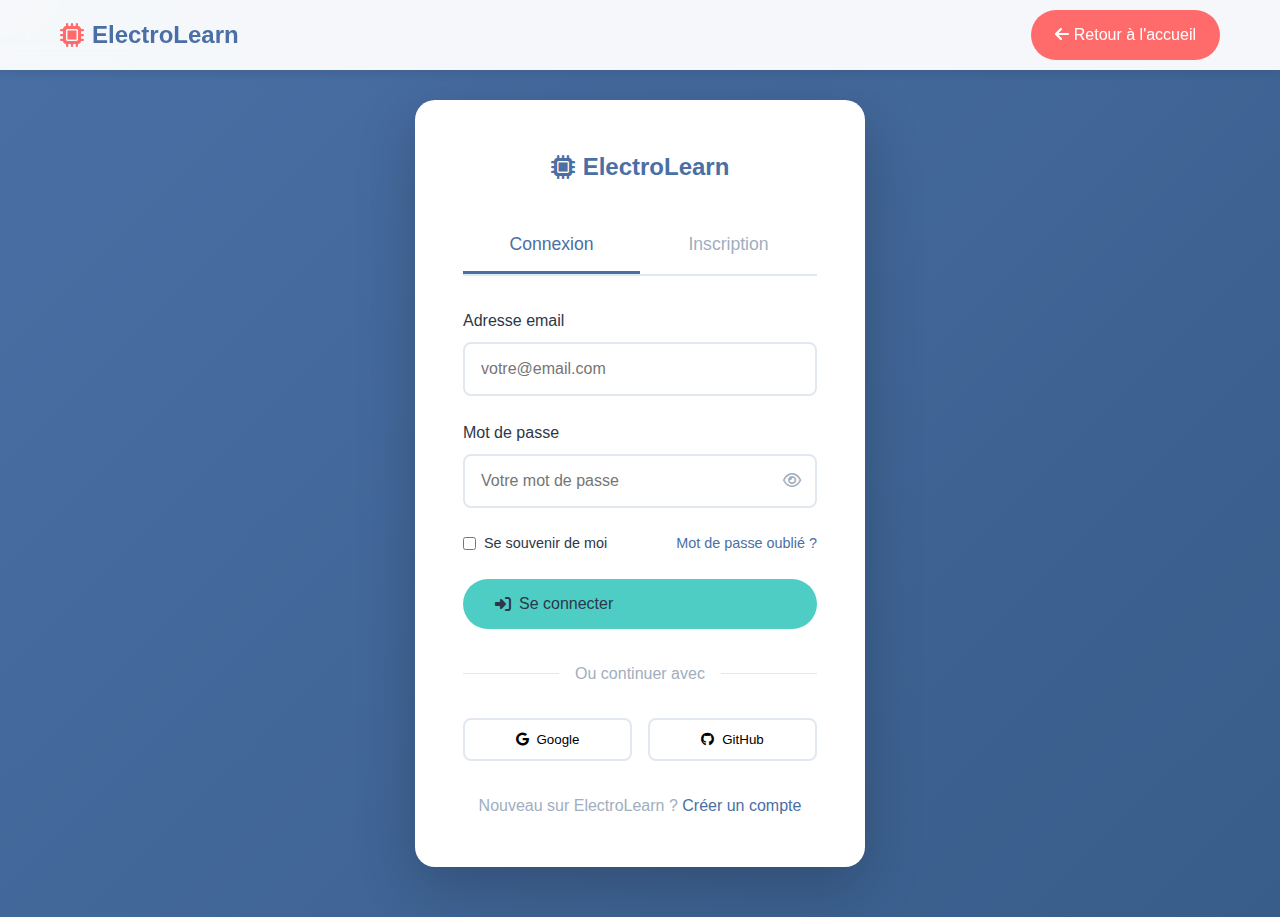
<file: connexion.html>
<!DOCTYPE html>
<html lang="fr">
<head>
    <meta charset="UTF-8">
    <meta name="viewport" content="width=device-width, initial-scale=1.0">
    <title>Connexion - ElectroLearn</title>
    <link rel="stylesheet" href="https://cdnjs.cloudflare.com/ajax/libs/font-awesome/6.4.0/css/all.min.css">
    <link rel="stylesheet" href="styles.css">
    <style>
        .auth-container {
            min-height: 100vh;
            background: linear-gradient(135deg, var(--primary) 0%, var(--primary-dark) 100%);
            display: flex;
            align-items: center;
            justify-content: center;
            padding: 100px 20px 50px;
        }

        .auth-card {
            background: white;
            border-radius: 20px;
            padding: 3rem;
            box-shadow: 0 20px 60px rgba(0,0,0,0.2);
            width: 100%;
            max-width: 450px;
            position: relative;
        }

        .auth-tabs {
            display: flex;
            margin-bottom: 2rem;
            border-bottom: 2px solid #e2e8f0;
        }

        .auth-tab {
            flex: 1;
            padding: 1rem;
            text-align: center;
            background: none;
            border: none;
            font-size: 1.1rem;
            font-weight: 500;
            cursor: pointer;
            transition: all 0.3s ease;
            color: var(--gray);
            border-bottom: 3px solid transparent;
        }

        .auth-tab.active {
            color: var(--primary);
            border-bottom-color: var(--primary);
        }

        .auth-form {
            display: none;
        }

        .auth-form.active {
            display: block;
            animation: fadeInUp 0.5s ease;
        }

        .form-group {
            margin-bottom: 1.5rem;
        }

        .form-group label {
            display: block;
            margin-bottom: 0.5rem;
            font-weight: 500;
            color: var(--dark);
        }

        .form-control {
            width: 100%;
            padding: 1rem;
            border: 2px solid #e2e8f0;
            border-radius: 8px;
            font-size: 1rem;
            transition: border-color 0.3s ease;
        }

        .form-control:focus {
            outline: none;
            border-color: var(--primary);
        }

        .password-input {
            position: relative;
        }

        .toggle-password {
            position: absolute;
            right: 1rem;
            top: 50%;
            transform: translateY(-50%);
            background: none;
            border: none;
            color: var(--gray);
            cursor: pointer;
            font-size: 1rem;
        }

        .auth-options {
            display: flex;
            justify-content: space-between;
            align-items: center;
            margin-bottom: 1.5rem;
            font-size: 0.9rem;
        }

        .checkbox-group {
            display: flex;
            align-items: center;
            gap: 0.5rem;
        }

        .forgot-password {
            color: var(--primary);
            text-decoration: none;
            transition: color 0.3s ease;
        }

        .forgot-password:hover {
            color: var(--primary-dark);
        }

        .auth-divider {
            text-align: center;
            margin: 2rem 0;
            position: relative;
            color: var(--gray);
        }

        .auth-divider::before {
            content: '';
            position: absolute;
            top: 50%;
            left: 0;
            right: 0;
            height: 1px;
            background: #e2e8f0;
        }

        .auth-divider span {
            background: white;
            padding: 0 1rem;
            position: relative;
        }

        .social-auth {
            display: grid;
            grid-template-columns: 1fr 1fr;
            gap: 1rem;
            margin-bottom: 2rem;
        }

        .social-btn {
            display: flex;
            align-items: center;
            justify-content: center;
            gap: 0.5rem;
            padding: 0.75rem;
            border: 2px solid #e2e8f0;
            border-radius: 8px;
            background: white;
            cursor: pointer;
            transition: all 0.3s ease;
            font-weight: 500;
        }

        .social-btn.google:hover {
            border-color: #DB4437;
            color: #DB4437;
        }

        .social-btn.github:hover {
            border-color: #333;
            color: #333;
        }

        .auth-footer {
            text-align: center;
            margin-top: 2rem;
            color: var(--gray);
        }

        .auth-footer a {
            color: var(--primary);
            text-decoration: none;
            font-weight: 500;
            transition: color 0.3s ease;
        }

        .auth-footer a:hover {
            color: var(--primary-dark);
        }

        .error-message {
            color: var(--secondary);
            font-size: 0.875rem;
            margin-top: 0.25rem;
            display: none;
        }

        .success-message {
            background: var(--success);
            color: white;
            padding: 1rem;
            border-radius: 8px;
            margin-bottom: 1rem;
            display: none;
            text-align: center;
        }

        .password-strength {
            margin-top: 0.5rem;
            height: 4px;
            border-radius: 2px;
            background: #e2e8f0;
            overflow: hidden;
        }

        .password-strength-bar {
            height: 100%;
            width: 0%;
            transition: all 0.3s ease;
        }

        .password-strength.weak .password-strength-bar {
            background: var(--secondary);
            width: 33%;
        }

        .password-strength.medium .password-strength-bar {
            background: var(--warning);
            width: 66%;
        }

        .password-strength.strong .password-strength-bar {
            background: var(--success);
            width: 100%;
        }

        @keyframes fadeInUp {
            from {
                opacity: 0;
                transform: translateY(20px);
            }
            to {
                opacity: 1;
                transform: translateY(0);
            }
        }

        .auth-logo {
            text-align: center;
            margin-bottom: 2rem;
        }

        .auth-logo a {
            display: inline-flex;
            align-items: center;
            gap: 0.5rem;
            font-size: 1.5rem;
            font-weight: bold;
            color: var(--primary);
            text-decoration: none;
        }

        @media (max-width: 480px) {
            .auth-card {
                padding: 2rem;
            }
            
            .social-auth {
                grid-template-columns: 1fr;
            }
            
            .auth-options {
                flex-direction: column;
                gap: 1rem;
                align-items: flex-start;
            }
        }
    </style>
</head>
<body>
    <!-- Navigation simplifiée pour la page d'auth -->
    <nav class="navbar">
        <div class="nav-container">
            <a href="index.html" class="nav-logo">
                <i class="fas fa-microchip"></i>
                <span>ElectroLearn</span>
            </a>
            <a href="index.html" class="nav-cta">
                <i class="fas fa-arrow-left"></i> Retour à l'accueil
            </a>
        </div>
    </nav>

    <!-- Container d'authentification -->
    <section class="auth-container">
        <div class="auth-card">
            <div class="auth-logo">
                <a href="index.html">
                    <i class="fas fa-microchip"></i>
                    <span>ElectroLearn</span>
                </a>
            </div>

            <div class="auth-tabs">
                <button class="auth-tab active" data-tab="login">Connexion</button>
                <button class="auth-tab" data-tab="register">Inscription</button>
            </div>

            <!-- Formulaire de connexion -->
            <form id="loginForm" class="auth-form active">
                <div id="loginSuccess" class="success-message">
                    <i class="fas fa-check-circle"></i> Connexion réussie ! Redirection...
                </div>

                <div class="form-group">
                    <label for="loginEmail">Adresse email</label>
                    <input type="email" id="loginEmail" class="form-control" placeholder="votre@email.com" required>
                    <div class="error-message" id="loginEmailError">Veuillez entrer une adresse email valide</div>
                </div>

                <div class="form-group">
                    <label for="loginPassword">Mot de passe</label>
                    <div class="password-input">
                        <input type="password" id="loginPassword" class="form-control" placeholder="Votre mot de passe" required>
                        <button type="button" class="toggle-password" data-target="loginPassword">
                            <i class="far fa-eye"></i>
                        </button>
                    </div>
                    <div class="error-message" id="loginPasswordError">Le mot de passe est requis</div>
                </div>

                <div class="auth-options">
                    <div class="checkbox-group">
                        <input type="checkbox" id="rememberMe">
                        <label for="rememberMe">Se souvenir de moi</label>
                    </div>
                    <a href="#" class="forgot-password" onclick="showForgotPassword()">Mot de passe oublié ?</a>
                </div>

                <button type="submit" class="btn-primary" style="width: 100%;">
                    <i class="fas fa-sign-in-alt"></i> Se connecter
                </button>

                <div class="auth-divider">
                    <span>Ou continuer avec</span>
                </div>

                <div class="social-auth">
                    <button type="button" class="social-btn google">
                        <i class="fab fa-google"></i> Google
                    </button>
                    <button type="button" class="social-btn github">
                        <i class="fab fa-github"></i> GitHub
                    </button>
                </div>

                <div class="auth-footer">
                    <p>Nouveau sur ElectroLearn ? <a href="#" class="switch-tab" data-tab="register">Créer un compte</a></p>
                </div>
            </form>

            <!-- Formulaire d'inscription -->
            <form id="registerForm" class="auth-form">
                <div id="registerSuccess" class="success-message">
                    <i class="fas fa-check-circle"></i> Compte créé avec succès ! Vous pouvez maintenant vous connecter.
                </div>

                <div class="form-group">
                    <label for="registerName">Nom complet</label>
                    <input type="text" id="registerName" class="form-control" placeholder="Votre nom et prénom" required>
                    <div class="error-message" id="registerNameError">Veuillez entrer votre nom complet (minimum 2 caractères)</div>
                </div>

                <div class="form-group">
                    <label for="registerEmail">Adresse email</label>
                    <input type="email" id="registerEmail" class="form-control" placeholder="votre@email.com" required>
                    <div class="error-message" id="registerEmailError">Veuillez entrer une adresse email valide</div>
                </div>

                <div class="form-group">
                    <label for="registerPassword">Mot de passe</label>
                    <div class="password-input">
                        <input type="password" id="registerPassword" class="form-control" placeholder="Créez un mot de passe sécurisé" required>
                        <button type="button" class="toggle-password" data-target="registerPassword">
                            <i class="far fa-eye"></i>
                        </button>
                    </div>
                    <div class="error-message" id="registerPasswordError">Le mot de passe doit contenir au moins 8 caractères</div>
                    <div class="password-strength" id="passwordStrength">
                        <div class="password-strength-bar"></div>
                    </div>
                </div>

                <div class="form-group">
                    <label for="registerConfirmPassword">Confirmer le mot de passe</label>
                    <div class="password-input">
                        <input type="password" id="registerConfirmPassword" class="form-control" placeholder="Confirmez votre mot de passe" required>
                        <button type="button" class="toggle-password" data-target="registerConfirmPassword">
                            <i class="far fa-eye"></i>
                        </button>
                    </div>
                    <div class="error-message" id="registerConfirmPasswordError">Les mots de passe ne correspondent pas</div>
                </div>

                <div class="form-group">
                    <div class="checkbox-group">
                        <input type="checkbox" id="acceptTerms" required>
                        <label for="acceptTerms">J'accepte les <a href="#" style="color: var(--primary);">conditions d'utilisation</a> et la <a href="#" style="color: var(--primary);">politique de confidentialité</a></label>
                    </div>
                    <div class="error-message" id="termsError">Vous devez accepter les conditions pour continuer</div>
                </div>

                <button type="submit" class="btn-primary" style="width: 100%;">
                    <i class="fas fa-user-plus"></i> Créer mon compte
                </button>

                <div class="auth-divider">
                    <span>Ou s'inscrire avec</span>
                </div>

                <div class="social-auth">
                    <button type="button" class="social-btn google">
                        <i class="fab fa-google"></i> Google
                    </button>
                    <button type="button" class="social-btn github">
                        <i class="fab fa-github"></i> GitHub
                    </button>
                </div>

                <div class="auth-footer">
                    <p>Déjà membre ? <a href="#" class="switch-tab" data-tab="login">Se connecter</a></p>
                </div>
            </form>
        </div>
    </section>

    <script src="script.js"></script>
    <script>
        // Gestion des onglets
        document.querySelectorAll('.auth-tab, .switch-tab').forEach(tab => {
            tab.addEventListener('click', (e) => {
                e.preventDefault();
                const targetTab = tab.getAttribute('data-tab');
                
                // Mettre à jour les onglets actifs
                document.querySelectorAll('.auth-tab').forEach(t => t.classList.remove('active'));
                document.querySelectorAll('.auth-form').forEach(f => f.classList.remove('active'));
                
                document.querySelector(`.auth-tab[data-tab="${targetTab}"]`).classList.add('active');
                document.getElementById(`${targetTab}Form`).classList.add('active');
                
                // Réinitialiser les messages d'erreur
                document.querySelectorAll('.error-message').forEach(error => {
                    error.style.display = 'none';
                });
            });
        });

        // Basculer la visibilité du mot de passe
        document.querySelectorAll('.toggle-password').forEach(button => {
            button.addEventListener('click', () => {
                const targetId = button.getAttribute('data-target');
                const input = document.getElementById(targetId);
                const icon = button.querySelector('i');
                
                if (input.type === 'password') {
                    input.type = 'text';
                    icon.className = 'far fa-eye-slash';
                } else {
                    input.type = 'password';
                    icon.className = 'far fa-eye';
                }
            });
        });

        // Vérification de la force du mot de passe
        document.getElementById('registerPassword').addEventListener('input', function() {
            const password = this.value;
            const strengthBar = document.getElementById('passwordStrength');
            let strength = 0;
            
            if (password.length >= 8) strength++;
            if (password.match(/[a-z]/) && password.match(/[A-Z]/)) strength++;
            if (password.match(/\d/)) strength++;
            if (password.match(/[^a-zA-Z\d]/)) strength++;
            
            strengthBar.className = 'password-strength';
            if (strength > 0) {
                strengthBar.classList.add(
                    strength === 1 ? 'weak' :
                    strength <= 3 ? 'medium' : 'strong'
                );
            }
        });

        // Validation du formulaire de connexion
        document.getElementById('loginForm').addEventListener('submit', function(e) {
            e.preventDefault();
            
            let isValid = true;
            const email = document.getElementById('loginEmail').value.trim();
            const password = document.getElementById('loginPassword').value;
            
            // Validation email
            const emailRegex = /^[^\s@]+@[^\s@]+\.[^\s@]+$/;
            if (!emailRegex.test(email)) {
                document.getElementById('loginEmailError').style.display = 'block';
                isValid = false;
            } else {
                document.getElementById('loginEmailError').style.display = 'none';
            }
            
            // Validation mot de passe
            if (password.length < 1) {
                document.getElementById('loginPasswordError').style.display = 'block';
                isValid = false;
            } else {
                document.getElementById('loginPasswordError').style.display = 'none';
            }
            
            if (isValid) {
                // Simulation de connexion réussie
                const user = {
                    name: document.getElementById('registerName').value || 'Utilisateur',
                    email: email,
                    joinDate: new Date().toISOString()
                };
                
                ElectroLearn.auth.setCurrentUser(user);
                document.getElementById('loginSuccess').style.display = 'block';
                
                // Redirection après 2 secondes
                setTimeout(() => {
                    window.location.href = 'index.html';
                }, 2000);
            }
        });

        // Validation du formulaire d'inscription
        document.getElementById('registerForm').addEventListener('submit', function(e) {
            e.preventDefault();
            
            let isValid = true;
            const name = document.getElementById('registerName').value.trim();
            const email = document.getElementById('registerEmail').value.trim();
            const password = document.getElementById('registerPassword').value;
            const confirmPassword = document.getElementById('registerConfirmPassword').value;
            const acceptTerms = document.getElementById('acceptTerms').checked;
            
            // Validation nom
            if (name.length < 2) {
                document.getElementById('registerNameError').style.display = 'block';
                isValid = false;
            } else {
                document.getElementById('registerNameError').style.display = 'none';
            }
            
            // Validation email
            const emailRegex = /^[^\s@]+@[^\s@]+\.[^\s@]+$/;
            if (!emailRegex.test(email)) {
                document.getElementById('registerEmailError').style.display = 'block';
                isValid = false;
            } else {
                document.getElementById('registerEmailError').style.display = 'none';
            }
            
            // Validation mot de passe
            if (password.length < 8) {
                document.getElementById('registerPasswordError').style.display = 'block';
                isValid = false;
            } else {
                document.getElementById('registerPasswordError').style.display = 'none';
            }
            
            // Validation confirmation mot de passe
            if (password !== confirmPassword) {
                document.getElementById('registerConfirmPasswordError').style.display = 'block';
                isValid = false;
            } else {
                document.getElementById('registerConfirmPasswordError').style.display = 'none';
            }
            
            // Validation conditions
            if (!acceptTerms) {
                document.getElementById('termsError').style.display = 'block';
                isValid = false;
            } else {
                document.getElementById('termsError').style.display = 'none';
            }
            
            if (isValid) {
                document.getElementById('registerSuccess').style.display = 'block';
                
                // Sauvegarder les données utilisateur (simulation)
                const user = {
                    name: name,
                    email: email,
                    joinDate: new Date().toISOString()
                };
                
                // Redirection vers la connexion après 2 secondes
                setTimeout(() => {
                    document.querySelector('.auth-tab[data-tab="login"]').click();
                    document.getElementById('loginEmail').value = email;
                    document.getElementById('registerSuccess').style.display = 'none';
                }, 2000);
            }
        });

        // Fonction mot de passe oublié
        function showForgotPassword() {
            const modal = document.createElement('div');
            modal.style.cssText = `
                position: fixed;
                top: 0;
                left: 0;
                width: 100%;
                height: 100%;
                background: rgba(0,0,0,0.8);
                display: flex;
                align-items: center;
                justify-content: center;
                z-index: 2000;
                padding: 2rem;
            `;

            modal.innerHTML = `
                <div style="background: white; padding: 2rem; border-radius: 15px; max-width: 400px; width: 100%;">
                    <div style="display: flex; justify-content: between; align-items: center; margin-bottom: 2rem;">
                        <h2 style="margin: 0;">Mot de passe oublié</h2>
                        <button onclick="this.parentElement.parentElement.parentElement.remove()" style="background: none; border: none; font-size: 1.5rem; cursor: pointer; color: var(--gray);">&times;</button>
                    </div>
                    
                    <p style="margin-bottom: 1.5rem; color: var(--gray);">Entrez votre adresse email pour recevoir un lien de réinitialisation.</p>
                    
                    <form id="forgotPasswordForm">
                        <div class="form-group">
                            <label for="forgotEmail">Adresse email</label>
                            <input type="email" id="forgotEmail" class="form-control" placeholder="votre@email.com" required>
                        </div>
                        
                        <div style="display: flex; gap: 1rem; margin-top: 2rem;">
                            <button type="button" class="btn-secondary" onclick="this.closest('div[style*=\"position: fixed\"]').remove()">Annuler</button>
                            <button type="submit" class="btn-primary">Envoyer le lien</button>
                        </div>
                    </form>
                </div>
            `;

            document.body.appendChild(modal);

            // Gestion de la soumission
            document.getElementById('forgotPasswordForm').addEventListener('submit', function(e) {
                e.preventDefault();
                const email = document.getElementById('forgotEmail').value;
                alert(`Un lien de réinitialisation a été envoyé à ${email}`);
                modal.remove();
            });

            // Fermer en cliquant à l'extérieur
            modal.addEventListener('click', function(e) {
                if (e.target === this) {
                    this.remove();
                }
            });
        }

        // Connexion avec les réseaux sociaux (simulation)
        document.querySelectorAll('.social-btn').forEach(btn => {
            btn.addEventListener('click', function() {
                const provider = this.classList.contains('google') ? 'Google' : 'GitHub';
                alert(`Connexion avec ${provider} (fonctionnalité de simulation)`);
            });
        });

        // Initialisation
        document.addEventListener('DOMContentLoaded', function() {
            console.log('Système d\'authentification ElectroLearn initialisé');
        });
    </script>
</body>
</html>
</file>
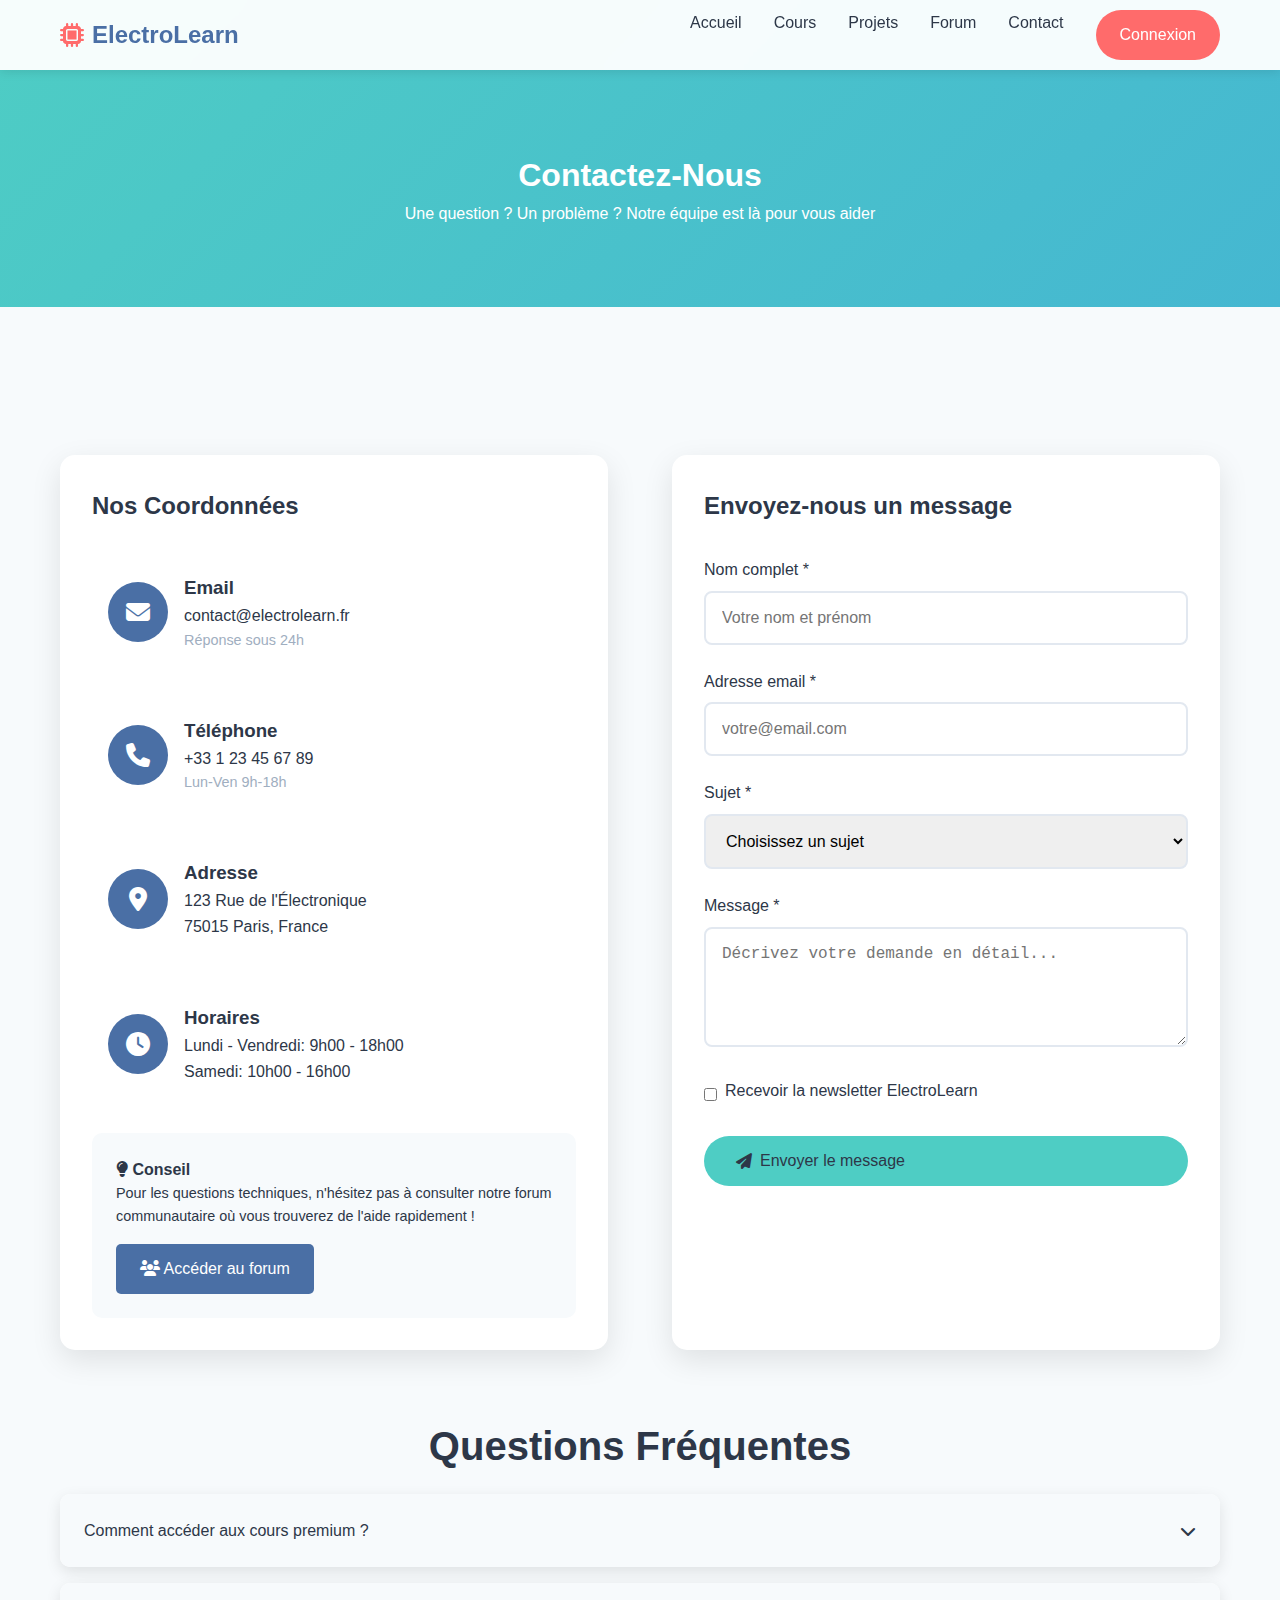
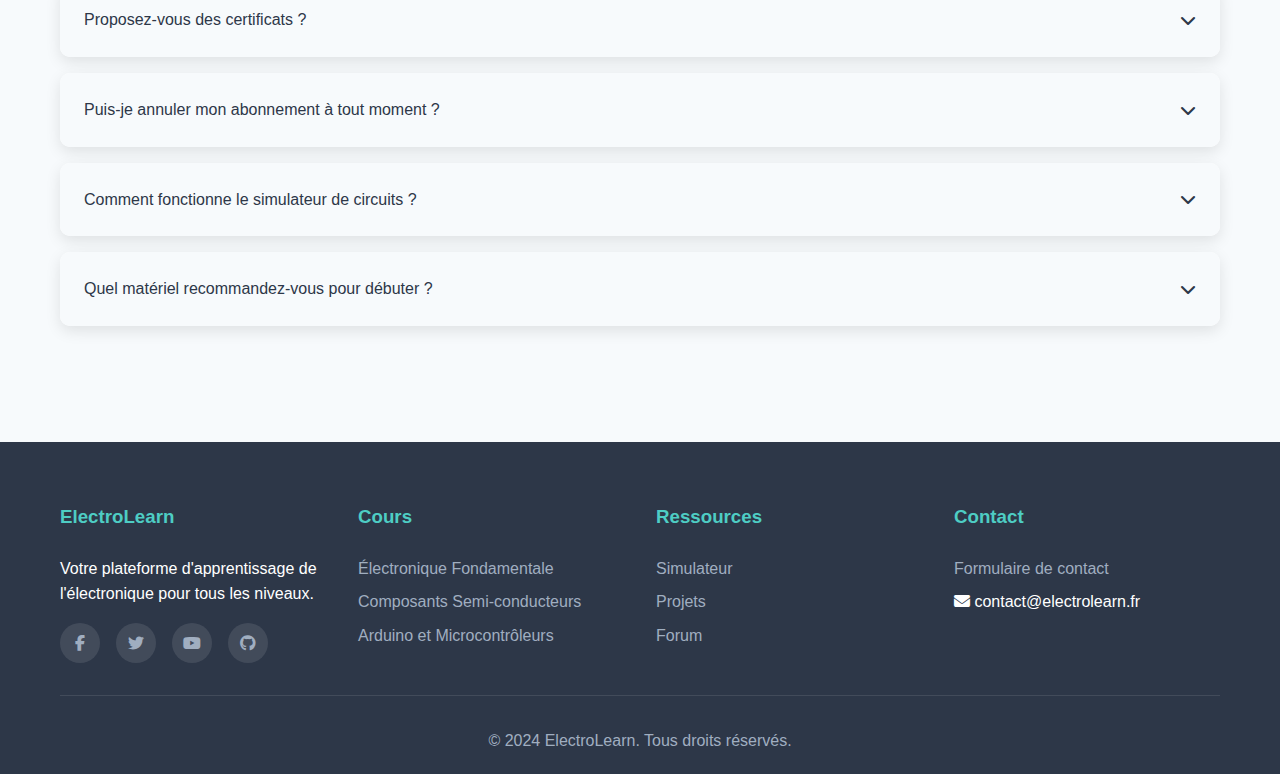
<file: contact.html>
<!DOCTYPE html>
<html lang="fr">
<head>
    <meta charset="UTF-8">
    <meta name="viewport" content="width=device-width, initial-scale=1.0">
    <title>Contact - ElectroLearn</title>
    <link rel="stylesheet" href="https://cdnjs.cloudflare.com/ajax/libs/font-awesome/6.4.0/css/all.min.css">
    <link rel="stylesheet" href="styles.css">
    <style>
        .contact-hero {
            background: linear-gradient(135deg, var(--accent) 0%, #45b7d1 100%);
            color: white;
            padding: 150px 0 80px;
            text-align: center;
        }

        .contact-container {
            display: grid;
            grid-template-columns: 1fr 1fr;
            gap: 4rem;
            margin-top: 3rem;
        }

        .contact-info {
            background: white;
            padding: 2rem;
            border-radius: 15px;
            box-shadow: 0 10px 30px rgba(0,0,0,0.1);
        }

        .contact-method {
            display: flex;
            align-items: center;
            gap: 1rem;
            margin-bottom: 2rem;
            padding: 1rem;
            border-radius: 10px;
            transition: all 0.3s ease;
        }

        .contact-method:hover {
            background: var(--light);
            transform: translateX(10px);
        }

        .contact-icon {
            width: 60px;
            height: 60px;
            background: var(--primary);
            border-radius: 50%;
            display: flex;
            align-items: center;
            justify-content: center;
            color: white;
            font-size: 1.5rem;
            flex-shrink: 0;
        }

        .contact-form {
            background: white;
            padding: 2rem;
            border-radius: 15px;
            box-shadow: 0 10px 30px rgba(0,0,0,0.1);
        }

        .form-group {
            margin-bottom: 1.5rem;
        }

        .form-group label {
            display: block;
            margin-bottom: 0.5rem;
            font-weight: 500;
            color: var(--dark);
        }

        .form-control {
            width: 100%;
            padding: 1rem;
            border: 2px solid #e2e8f0;
            border-radius: 8px;
            font-size: 1rem;
            transition: border-color 0.3s ease;
        }

        .form-control:focus {
            outline: none;
            border-color: var(--primary);
        }

        textarea.form-control {
            resize: vertical;
            min-height: 120px;
        }

        .error-message {
            color: var(--secondary);
            font-size: 0.875rem;
            margin-top: 0.25rem;
            display: none;
        }

        .success-message {
            background: var(--success);
            color: white;
            padding: 1rem;
            border-radius: 8px;
            margin-bottom: 1rem;
            display: none;
        }

        .checkbox-group {
            display: flex;
            align-items: center;
            gap: 0.5rem;
        }

        .checkbox-group input {
            width: auto;
        }

        .faq-section {
            margin-top: 4rem;
        }

        .faq-item {
            background: white;
            margin-bottom: 1rem;
            border-radius: 10px;
            overflow: hidden;
            box-shadow: 0 5px 15px rgba(0,0,0,0.1);
        }

        .faq-question {
            padding: 1.5rem;
            background: var(--light);
            cursor: pointer;
            display: flex;
            justify-content: space-between;
            align-items: center;
            font-weight: 500;
            transition: background 0.3s ease;
        }

        .faq-question:hover {
            background: #e2e8f0;
        }

        .faq-answer {
            padding: 0 1.5rem;
            max-height: 0;
            overflow: hidden;
            transition: all 0.3s ease;
        }

        .faq-item.active .faq-answer {
            padding: 1.5rem;
            max-height: 500px;
        }

        .faq-item.active .faq-question {
            background: var(--primary);
            color: white;
        }

        .faq-item.active .faq-question i {
            transform: rotate(180deg);
        }

        @media (max-width: 768px) {
            .contact-container {
                grid-template-columns: 1fr;
            }
        }
    </style>
</head>
<body>
    <!-- Navigation -->
    <nav class="navbar">
        <div class="nav-container">
            <a href="index.html" class="nav-logo">
                <i class="fas fa-microchip"></i>
                <span>ElectroLearn</span>
            </a>
            <ul class="nav-menu">
                <li><a href="index.html" class="nav-link">Accueil</a></li>
                <li><a href="cours-details.html" class="nav-link">Cours</a></li>
                <li><a href="galerie-projets.html" class="nav-link">Projets</a></li>
                <li><a href="forum.html" class="nav-link">Forum</a></li>
                <li><a href="contact.html" class="nav-link">Contact</a></li>
                <li><a href="connexion.html" class="nav-cta">Connexion</a></li>
            </ul>
            <div class="nav-toggle">
                <span class="bar"></span>
                <span class="bar"></span>
                <span class="bar"></span>
            </div>
        </div>
    </nav>

    <!-- Hero Contact -->
    <section class="contact-hero">
        <div class="container">
            <h1>Contactez-Nous</h1>
            <p>Une question ? Un problème ? Notre équipe est là pour vous aider</p>
        </div>
    </section>

    <section class="section">
        <div class="container">
            <div class="contact-container">
                <!-- Informations de contact -->
                <div class="contact-info">
                    <h2 style="margin-bottom: 2rem;">Nos Coordonnées</h2>
                    
                    <div class="contact-method">
                        <div class="contact-icon">
                            <i class="fas fa-envelope"></i>
                        </div>
                        <div>
                            <h3>Email</h3>
                            <p>contact@electrolearn.fr</p>
                            <p style="color: var(--gray); font-size: 0.9rem;">Réponse sous 24h</p>
                        </div>
                    </div>

                    <div class="contact-method">
                        <div class="contact-icon">
                            <i class="fas fa-phone"></i>
                        </div>
                        <div>
                            <h3>Téléphone</h3>
                            <p>+33 1 23 45 67 89</p>
                            <p style="color: var(--gray); font-size: 0.9rem;">Lun-Ven 9h-18h</p>
                        </div>
                    </div>

                    <div class="contact-method">
                        <div class="contact-icon">
                            <i class="fas fa-map-marker-alt"></i>
                        </div>
                        <div>
                            <h3>Adresse</h3>
                            <p>123 Rue de l'Électronique<br>75015 Paris, France</p>
                        </div>
                    </div>

                    <div class="contact-method">
                        <div class="contact-icon">
                            <i class="fas fa-clock"></i>
                        </div>
                        <div>
                            <h3>Horaires</h3>
                            <p>Lundi - Vendredi: 9h00 - 18h00<br>Samedi: 10h00 - 16h00</p>
                        </div>
                    </div>

                    <div style="margin-top: 2rem; padding: 1.5rem; background: var(--light); border-radius: 10px;">
                        <h4><i class="fas fa-lightbulb"></i> Conseil</h4>
                        <p style="margin: 0; font-size: 0.9rem;">Pour les questions techniques, n'hésitez pas à consulter notre forum communautaire où vous trouverez de l'aide rapidement !</p>
                        <a href="forum.html" class="course-btn" style="margin-top: 1rem; display: inline-block;">
                            <i class="fas fa-users"></i> Accéder au forum
                        </a>
                    </div>
                </div>

                <!-- Formulaire de contact -->
                <div class="contact-form">
                    <h2 style="margin-bottom: 2rem;">Envoyez-nous un message</h2>
                    
                    <div id="successMessage" class="success-message">
                        <i class="fas fa-check-circle"></i> Votre message a été envoyé avec succès ! Nous vous répondrons dans les plus brefs délais.
                    </div>

                    <form id="contactForm">
                        <div class="form-group">
                            <label for="name">Nom complet *</label>
                            <input type="text" id="name" name="name" class="form-control" placeholder="Votre nom et prénom" required>
                            <div class="error-message" id="nameError">Veuillez entrer votre nom complet (minimum 2 caractères)</div>
                        </div>

                        <div class="form-group">
                            <label for="email">Adresse email *</label>
                            <input type="email" id="email" name="email" class="form-control" placeholder="votre@email.com" required>
                            <div class="error-message" id="emailError">Veuillez entrer une adresse email valide</div>
                        </div>

                        <div class="form-group">
                            <label for="subject">Sujet *</label>
                            <select id="subject" name="subject" class="form-control" required>
                                <option value="">Choisissez un sujet</option>
                                <option value="technical">Problème technique</option>
                                <option value="course">Question sur un cours</option>
                                <option value="billing">Facturation</option>
                                <option value="partnership">Partenariat</option>
                                <option value="other">Autre</option>
                            </select>
                            <div class="error-message" id="subjectError">Veuillez sélectionner un sujet</div>
                        </div>

                        <div class="form-group">
                            <label for="message">Message *</label>
                            <textarea id="message" name="message" class="form-control" placeholder="Décrivez votre demande en détail..." required></textarea>
                            <div class="error-message" id="messageError">Veuillez entrer votre message (minimum 10 caractères)</div>
                        </div>

                        <div class="form-group">
                            <div class="checkbox-group">
                                <input type="checkbox" id="newsletter" name="newsletter">
                                <label for="newsletter">Recevoir la newsletter ElectroLearn</label>
                            </div>
                        </div>

                        <button type="submit" class="btn-primary" style="width: 100%;">
                            <i class="fas fa-paper-plane"></i> Envoyer le message
                        </button>
                    </form>
                </div>
            </div>

            <!-- FAQ -->
            <div class="faq-section">
                <h2 class="section-title">Questions Fréquentes</h2>
                
                <div class="faq-item">
                    <div class="faq-question">
                        <span>Comment accéder aux cours premium ?</span>
                        <i class="fas fa-chevron-down"></i>
                    </div>
                    <div class="faq-answer">
                        <p>Les cours premium sont accessibles via un abonnement mensuel ou annuel. Vous pouvez souscrire depuis votre espace personnel après création de compte. L'abonnement vous donne accès à tous les cours premium, aux exercices avancés et au support prioritaire.</p>
                    </div>
                </div>

                <div class="faq-item">
                    <div class="faq-question">
                        <span>Proposez-vous des certificats ?</span>
                        <i class="fas fa-chevron-down"></i>
                    </div>
                    <div class="faq-answer">
                        <p>Oui, nous délivrons des certificats de réussite pour chaque cours complété avec succès. Ces certificats sont téléchargeables depuis votre dashboard et peuvent être partagés sur LinkedIn. Ils attestent de vos compétences en électronique.</p>
                    </div>
                </div>

                <div class="faq-item">
                    <div class="faq-question">
                        <span>Puis-je annuler mon abonnement à tout moment ?</span>
                        <i class="fas fa-chevron-down"></i>
                    </div>
                    <div class="faq-answer">
                        <p>Absolument ! Vous pouvez annuler votre abonnement à tout moment depuis les paramètres de votre compte. L'accès aux cours premium sera maintenu jusqu'à la fin de la période payée. Aucun remboursement n'est possible pour la période en cours.</p>
                    </div>
                </div>

                <div class="faq-item">
                    <div class="faq-question">
                        <span>Comment fonctionne le simulateur de circuits ?</span>
                        <i class="fas fa-chevron-down"></i>
                    </div>
                    <div class="faq-answer">
                        <p>Notre simulateur vous permet de créer et tester des circuits électroniques virtuellement. Glissez-déposez les composants, connectez-les et observez le comportement du circuit en temps réel. Le simulateur supporte les composants basiques (résistances, condensateurs) jusqu'aux microcontrôleurs avancés.</p>
                    </div>
                </div>

                <div class="faq-item">
                    <div class="faq-question">
                        <span>Quel matériel recommandez-vous pour débuter ?</span>
                        <i class="fas fa-chevron-down"></i>
                    </div>
                    <div class="faq-answer">
                        <p>Pour débuter, nous recommandons un kit Arduino Starter Kit qui contient tous les composants essentiels. Complétez avec une breadboard, des câbles de connexion et un multimètre. Notre guide d'achat détaillé est disponible dans la section ressources.</p>
                    </div>
                </div>
            </div>
        </div>
    </section>

    <!-- Footer -->
    <footer class="footer">
        <div class="container">
            <div class="footer-content">
                <div class="footer-section">
                    <h3>ElectroLearn</h3>
                    <p>Votre plateforme d'apprentissage de l'électronique pour tous les niveaux.</p>
                    <div class="social-links">
                        <a href="#"><i class="fab fa-facebook-f"></i></a>
                        <a href="#"><i class="fab fa-twitter"></i></a>
                        <a href="#"><i class="fab fa-youtube"></i></a>
                        <a href="#"><i class="fab fa-github"></i></a>
                    </div>
                </div>
                
                <div class="footer-section">
                    <h3>Cours</h3>
                    <ul>
                        <li><a href="cours-details.html">Électronique Fondamentale</a></li>
                        <li><a href="cours-details.html">Composants Semi-conducteurs</a></li>
                        <li><a href="cours-details.html">Arduino et Microcontrôleurs</a></li>
                    </ul>
                </div>
                
                <div class="footer-section">
                    <h3>Ressources</h3>
                    <ul>
                        <li><a href="simulateur.html">Simulateur</a></li>
                        <li><a href="galerie-projets.html">Projets</a></li>
                        <li><a href="forum.html">Forum</a></li>
                    </ul>
                </div>
                
                <div class="footer-section">
                    <h3>Contact</h3>
                    <ul>
                        <li><a href="contact.html">Formulaire de contact</a></li>
                        <li><i class="fas fa-envelope"></i> contact@electrolearn.fr</li>
                    </ul>
                </div>
            </div>
            
            <div class="footer-bottom">
                <p>&copy; 2024 ElectroLearn. Tous droits réservés.</p>
            </div>
        </div>
    </footer>

    <script src="script.js"></script>
    <script>
        // Validation du formulaire de contact
        document.getElementById('contactForm').addEventListener('submit', function(e) {
            e.preventDefault();
            
            let isValid = true;
            
            // Validation du nom
            const name = document.getElementById('name').value.trim();
            if (name.length < 2) {
                document.getElementById('nameError').style.display = 'block';
                isValid = false;
            } else {
                document.getElementById('nameError').style.display = 'none';
            }
            
            // Validation de l'email
            const email = document.getElementById('email').value.trim();
            const emailRegex = /^[^\s@]+@[^\s@]+\.[^\s@]+$/;
            if (!emailRegex.test(email)) {
                document.getElementById('emailError').style.display = 'block';
                isValid = false;
            } else {
                document.getElementById('emailError').style.display = 'none';
            }
            
            // Validation du sujet
            const subject = document.getElementById('subject').value;
            if (!subject) {
                document.getElementById('subjectError').style.display = 'block';
                isValid = false;
            } else {
                document.getElementById('subjectError').style.display = 'none';
            }
            
            // Validation du message
            const message = document.getElementById('message').value.trim();
            if (message.length < 10) {
                document.getElementById('messageError').style.display = 'block';
                isValid = false;
            } else {
                document.getElementById('messageError').style.display = 'none';
            }
            
            if (isValid) {
                // Simulation d'envoi
                document.getElementById('successMessage').style.display = 'block';
                document.getElementById('contactForm').reset();
                
                // Scroll vers le message de succès
                document.getElementById('successMessage').scrollIntoView({ 
                    behavior: 'smooth',
                    block: 'center'
                });
                
                // Cacher le message après 5 secondes
                setTimeout(() => {
                    document.getElementById('successMessage').style.display = 'none';
                }, 5000);
            }
        });
        
        // FAQ interactif
        document.querySelectorAll('.faq-question').forEach(question => {
            question.addEventListener('click', () => {
                const item = question.parentElement;
                const isActive = item.classList.contains('active');
                
                // Fermer tous les autres items
                document.querySelectorAll('.faq-item').forEach(faqItem => {
                    faqItem.classList.remove('active');
                });
                
                // Ouvrir l'item cliqué s'il n'était pas actif
                if (!isActive) {
                    item.classList.add('active');
                }
            });
        });

        // Animation des champs du formulaire
        document.querySelectorAll('.form-control').forEach(input => {
            input.addEventListener('focus', function() {
                this.parentElement.classList.add('focused');
            });
            
            input.addEventListener('blur', function() {
                if (!this.value) {
                    this.parentElement.classList.remove('focused');
                }
            });
        });

        // Ajout de styles pour l'animation des champs
        const style = document.createElement('style');
        style.textContent = `
            .form-group {
                position: relative;
            }
            .form-group.focused label {
                color: var(--primary);
                transform: translateY(-5px);
                font-size: 0.8rem;
            }
            .form-group label {
                transition: all 0.3s ease;
            }
        `;
        document.head.appendChild(style);
    </script>
</body>
</html>
</file>
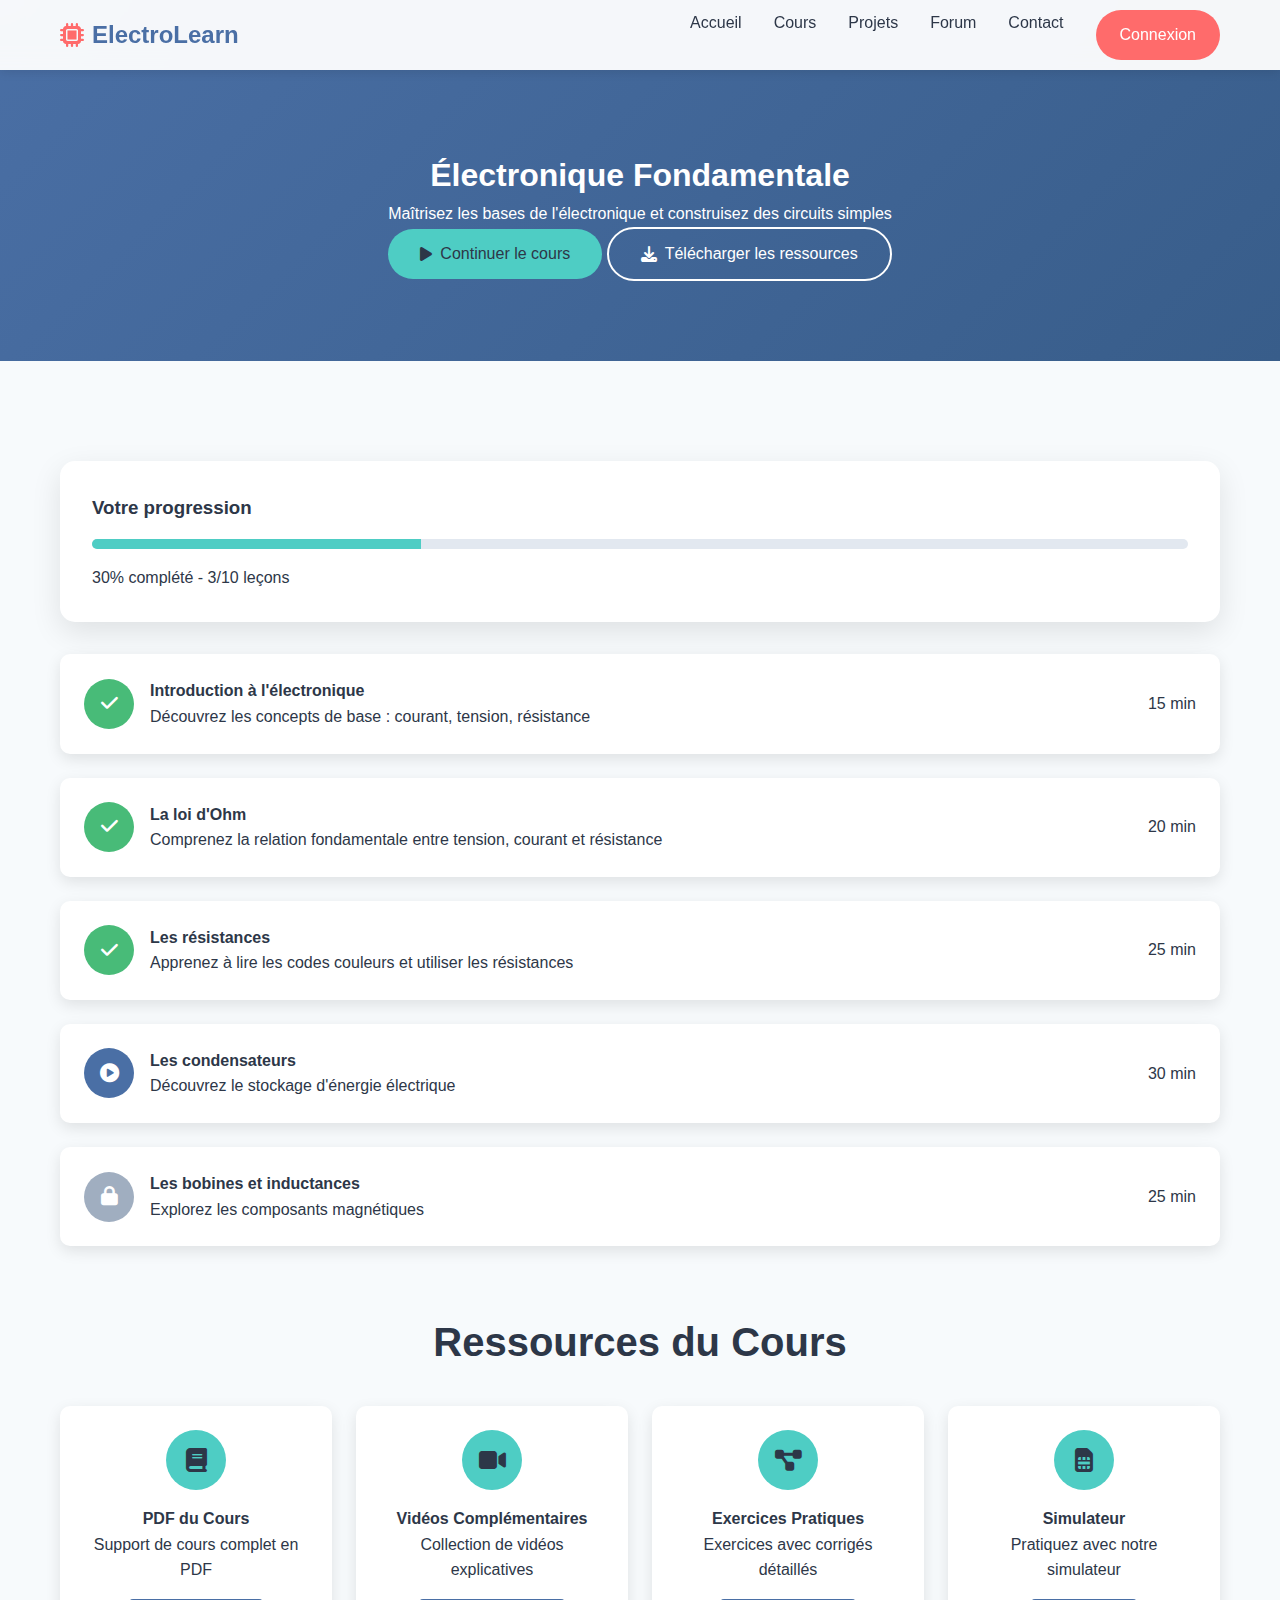
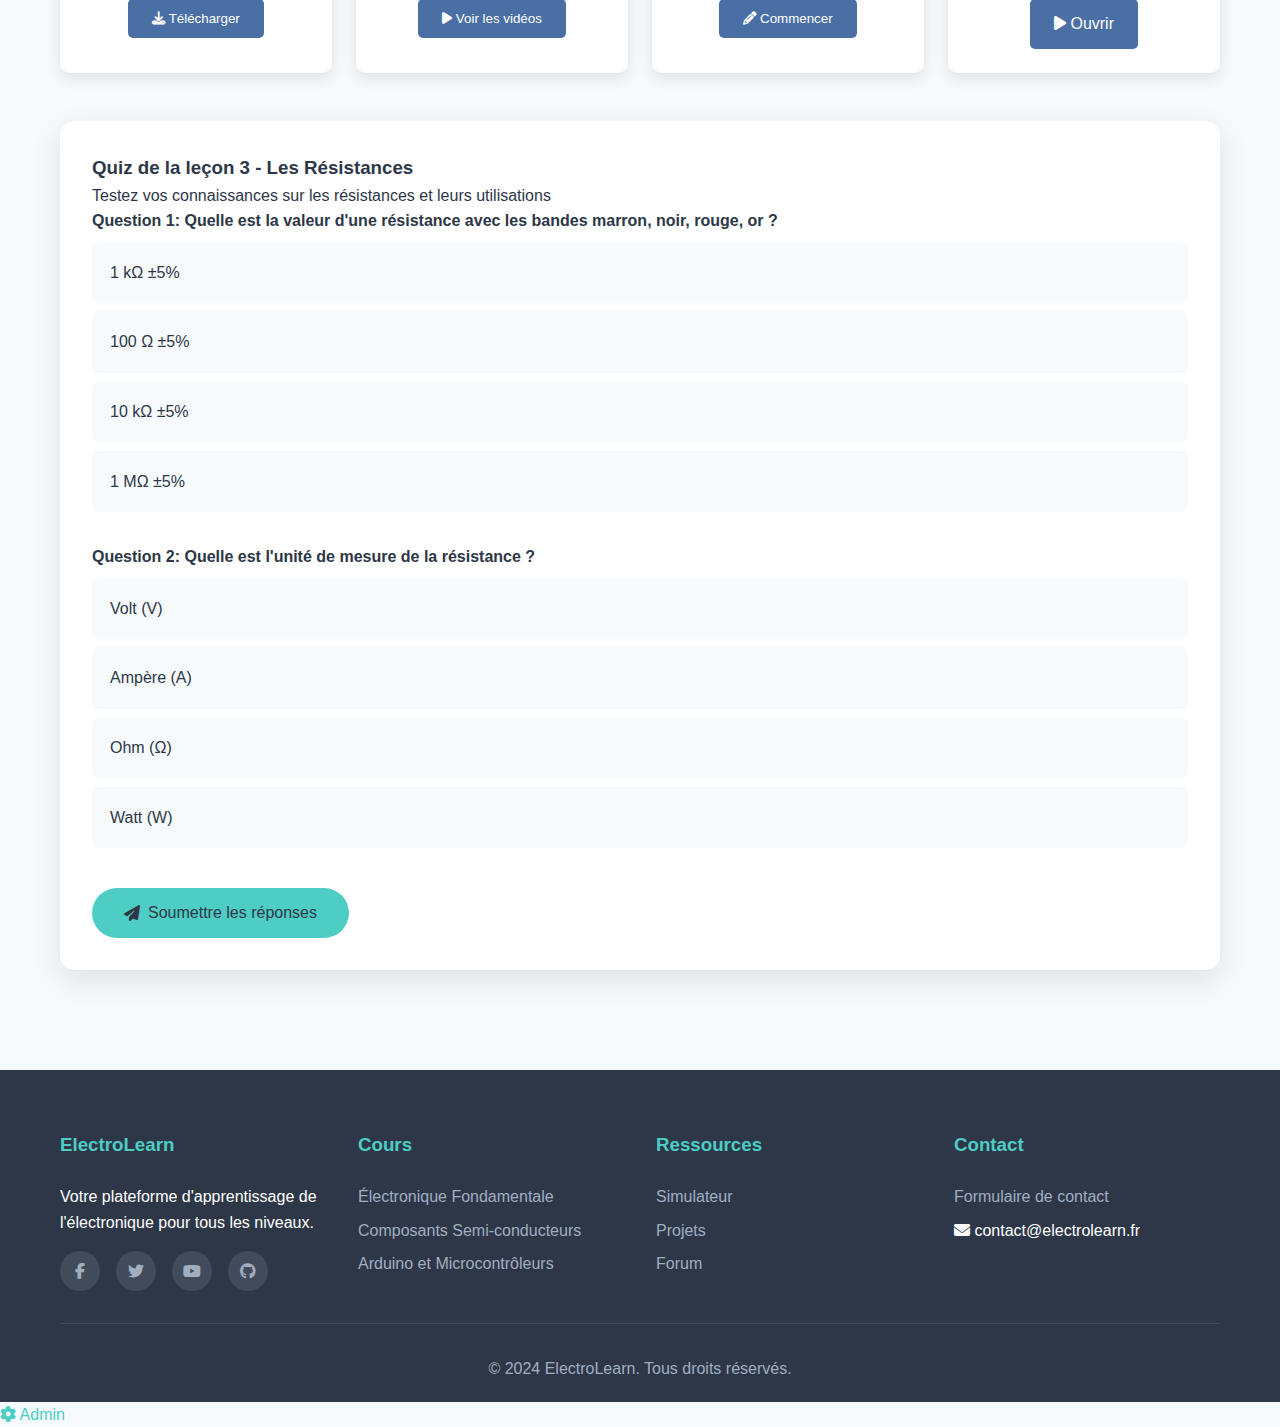
<file: cours-details.html>
<!DOCTYPE html>
<html lang="fr">
<head>
    <meta charset="UTF-8">
    <meta name="viewport" content="width=device-width, initial-scale=1.0">
    <title>Électronique Fondamentale - ElectroLearn</title>
    <link rel="stylesheet" href="https://cdnjs.cloudflare.com/ajax/libs/font-awesome/6.4.0/css/all.min.css">
    <link rel="stylesheet" href="styles.css">
    <style>
        .course-hero {
            background: linear-gradient(135deg, var(--primary) 0%, var(--primary-dark) 100%);
            color: white;
            padding: 150px 0 80px;
            text-align: center;
        }

        .course-progress {
            background: white;
            padding: 2rem;
            border-radius: 15px;
            box-shadow: 0 10px 30px rgba(0,0,0,0.1);
            margin-bottom: 2rem;
        }

        .progress-bar {
            background: #e2e8f0;
            border-radius: 10px;
            height: 10px;
            margin: 1rem 0;
            overflow: hidden;
        }

        .progress-fill {
            background: var(--accent);
            height: 100%;
            width: 30%;
            transition: width 0.3s ease;
        }

        .lessons-grid {
            display: grid;
            gap: 1.5rem;
        }

        .lesson-card {
            background: white;
            padding: 1.5rem;
            border-radius: 10px;
            box-shadow: 0 5px 15px rgba(0,0,0,0.1);
            display: flex;
            align-items: center;
            gap: 1rem;
            transition: all 0.3s ease;
            cursor: pointer;
        }

        .lesson-card:hover {
            transform: translateX(10px);
            box-shadow: 0 10px 25px rgba(0,0,0,0.15);
        }

        .lesson-icon {
            width: 50px;
            height: 50px;
            background: var(--primary);
            border-radius: 50%;
            display: flex;
            align-items: center;
            justify-content: center;
            color: white;
            font-size: 1.2rem;
        }

        .lesson-completed .lesson-icon {
            background: var(--success);
        }

        .lesson-locked .lesson-icon {
            background: var(--gray);
        }

        .quiz-section {
            background: white;
            padding: 2rem;
            border-radius: 15px;
            box-shadow: 0 10px 30px rgba(0,0,0,0.1);
            margin-top: 3rem;
        }

        .quiz-option {
            background: var(--light);
            padding: 1rem;
            border-radius: 8px;
            margin: 0.5rem 0;
            cursor: pointer;
            transition: all 0.3s ease;
            border: 2px solid transparent;
        }

        .quiz-option:hover {
            border-color: var(--primary);
        }

        .quiz-option.selected {
            background: var(--primary);
            color: white;
        }

        .resources-grid {
            display: grid;
            grid-template-columns: repeat(auto-fit, minmax(250px, 1fr));
            gap: 1.5rem;
            margin-top: 2rem;
        }

        .resource-card {
            background: white;
            padding: 1.5rem;
            border-radius: 10px;
            box-shadow: 0 5px 15px rgba(0,0,0,0.1);
            text-align: center;
            transition: all 0.3s ease;
        }

        .resource-card:hover {
            transform: translateY(-5px);
            box-shadow: 0 10px 25px rgba(0,0,0,0.15);
        }

        .resource-icon {
            width: 60px;
            height: 60px;
            background: var(--accent);
            border-radius: 50%;
            display: flex;
            align-items: center;
            justify-content: center;
            color: var(--dark);
            font-size: 1.5rem;
            margin: 0 auto 1rem;
        }
    </style>
</head>
<body>
    <!-- Navigation -->
    <nav class="navbar">
        <div class="nav-container">
            <a href="index.html" class="nav-logo">
                <i class="fas fa-microchip"></i>
                <span>ElectroLearn</span>
            </a>
            <ul class="nav-menu">
                <li><a href="index.html" class="nav-link">Accueil</a></li>
                <li><a href="cours-details.html" class="nav-link">Cours</a></li>
                <li><a href="galerie-projets.html" class="nav-link">Projets</a></li>
                <li><a href="forum.html" class="nav-link">Forum</a></li>
                <li><a href="contact.html" class="nav-link">Contact</a></li>
                <li><a href="connexion.html" class="nav-cta">Connexion</a></li>
            </ul>
            <div class="nav-toggle">
                <span class="bar"></span>
                <span class="bar"></span>
                <span class="bar"></span>
            </div>
        </div>
    </nav>

    <!-- Hero Cours -->
    <section class="course-hero">
        <div class="container">
            <h1>Électronique Fondamentale</h1>
            <p>Maîtrisez les bases de l'électronique et construisez des circuits simples</p>
            <div class="hero-buttons">
                <button class="btn-primary" onclick="startLesson()">
                    <i class="fas fa-play"></i> Continuer le cours
                </button>
                <button class="btn-secondary">
                    <i class="fas fa-download"></i> Télécharger les ressources
                </button>
            </div>
        </div>
    </section>

    <section class="section">
        <div class="container">
            <div class="course-progress">
                <h3>Votre progression</h3>
                <div class="progress-bar">
                    <div class="progress-fill" id="progressFill"></div>
                </div>
                <p id="progressText">30% complété - 3/10 leçons</p>
            </div>

            <div class="lessons-grid">
                <!-- Leçon 1 -->
                <div class="lesson-card lesson-completed" onclick="openLesson(1)">
                    <div class="lesson-icon">
                        <i class="fas fa-check"></i>
                    </div>
                    <div style="flex: 1;">
                        <h4>Introduction à l'électronique</h4>
                        <p>Découvrez les concepts de base : courant, tension, résistance</p>
                    </div>
                    <div>
                        <span class="duration">15 min</span>
                    </div>
                </div>

                <!-- Leçon 2 -->
                <div class="lesson-card lesson-completed" onclick="openLesson(2)">
                    <div class="lesson-icon">
                        <i class="fas fa-check"></i>
                    </div>
                    <div style="flex: 1;">
                        <h4>La loi d'Ohm</h4>
                        <p>Comprenez la relation fondamentale entre tension, courant et résistance</p>
                    </div>
                    <div>
                        <span class="duration">20 min</span>
                    </div>
                </div>

                <!-- Leçon 3 -->
                <div class="lesson-card lesson-completed" onclick="openLesson(3)">
                    <div class="lesson-icon">
                        <i class="fas fa-check"></i>
                    </div>
                    <div style="flex: 1;">
                        <h4>Les résistances</h4>
                        <p>Apprenez à lire les codes couleurs et utiliser les résistances</p>
                    </div>
                    <div>
                        <span class="duration">25 min</span>
                    </div>
                </div>

                <!-- Leçon 4 -->
                <div class="lesson-card" onclick="openLesson(4)">
                    <div class="lesson-icon">
                        <i class="fas fa-play-circle"></i>
                    </div>
                    <div style="flex: 1;">
                        <h4>Les condensateurs</h4>
                        <p>Découvrez le stockage d'énergie électrique</p>
                    </div>
                    <div>
                        <span class="duration">30 min</span>
                    </div>
                </div>

                <!-- Leçon 5 -->
                <div class="lesson-card lesson-locked">
                    <div class="lesson-icon">
                        <i class="fas fa-lock"></i>
                    </div>
                    <div style="flex: 1;">
                        <h4>Les bobines et inductances</h4>
                        <p>Explorez les composants magnétiques</p>
                    </div>
                    <div>
                        <span class="duration">25 min</span>
                    </div>
                </div>
            </div>

            <!-- Resources Section -->
            <div style="margin-top: 4rem;">
                <h2 class="section-title">Ressources du Cours</h2>
                <div class="resources-grid">
                    <div class="resource-card">
                        <div class="resource-icon">
                            <i class="fas fa-book"></i>
                        </div>
                        <h4>PDF du Cours</h4>
                        <p>Support de cours complet en PDF</p>
                        <button class="course-btn" style="margin-top: 1rem;">
                            <i class="fas fa-download"></i> Télécharger
                        </button>
                    </div>

                    <div class="resource-card">
                        <div class="resource-icon">
                            <i class="fas fa-video"></i>
                        </div>
                        <h4>Vidéos Complémentaires</h4>
                        <p>Collection de vidéos explicatives</p>
                        <button class="course-btn" style="margin-top: 1rem;">
                            <i class="fas fa-play"></i> Voir les vidéos
                        </button>
                    </div>

                    <div class="resource-card">
                        <div class="resource-icon">
                            <i class="fas fa-project-diagram"></i>
                        </div>
                        <h4>Exercices Pratiques</h4>
                        <p>Exercices avec corrigés détaillés</p>
                        <button class="course-btn" style="margin-top: 1rem;">
                            <i class="fas fa-pencil-alt"></i> Commencer
                        </button>
                    </div>

                    <div class="resource-card">
                        <div class="resource-icon">
                            <i class="fas fa-sim-card"></i>
                        </div>
                        <h4>Simulateur</h4>
                        <p>Pratiquez avec notre simulateur</p>
                        <a href="simulateur.html" class="course-btn" style="margin-top: 1rem; display: inline-block;">
                            <i class="fas fa-play"></i> Ouvrir
                        </a>
                    </div>
                </div>
            </div>

            <!-- Quiz Section -->
            <div class="quiz-section">
                <h3>Quiz de la leçon 3 - Les Résistances</h3>
                <p>Testez vos connaissances sur les résistances et leurs utilisations</p>
                
                <div class="quiz-question">
                    <h4>Question 1: Quelle est la valeur d'une résistance avec les bandes marron, noir, rouge, or ?</h4>
                    <div class="quiz-option" onclick="selectOption(this)">1 kΩ ±5%</div>
                    <div class="quiz-option" onclick="selectOption(this)">100 Ω ±5%</div>
                    <div class="quiz-option" onclick="selectOption(this)">10 kΩ ±5%</div>
                    <div class="quiz-option" onclick="selectOption(this)">1 MΩ ±5%</div>
                </div>

                <div class="quiz-question" style="margin-top: 2rem;">
                    <h4>Question 2: Quelle est l'unité de mesure de la résistance ?</h4>
                    <div class="quiz-option" onclick="selectOption(this)">Volt (V)</div>
                    <div class="quiz-option" onclick="selectOption(this)">Ampère (A)</div>
                    <div class="quiz-option" onclick="selectOption(this)">Ohm (Ω)</div>
                    <div class="quiz-option" onclick="selectOption(this)">Watt (W)</div>
                </div>

                <button class="btn-primary" style="margin-top: 2rem;" onclick="submitQuiz()">
                    <i class="fas fa-paper-plane"></i> Soumettre les réponses
                </button>
            </div>
        </div>
    </section>

    <!-- Footer -->
    <footer class="footer">
        <div class="container">
            <div class="footer-content">
                <div class="footer-section">
                    <h3>ElectroLearn</h3>
                    <p>Votre plateforme d'apprentissage de l'électronique pour tous les niveaux.</p>
                    <div class="social-links">
                        <a href="#"><i class="fab fa-facebook-f"></i></a>
                        <a href="#"><i class="fab fa-twitter"></i></a>
                        <a href="#"><i class="fab fa-youtube"></i></a>
                        <a href="#"><i class="fab fa-github"></i></a>
                    </div>
                </div>
                
                <div class="footer-section">
                    <h3>Cours</h3>
                    <ul>
                        <li><a href="cours-details.html">Électronique Fondamentale</a></li>
                        <li><a href="cours-details.html">Composants Semi-conducteurs</a></li>
                        <li><a href="cours-details.html">Arduino et Microcontrôleurs</a></li>
                    </ul>
                </div>
                
                <div class="footer-section">
                    <h3>Ressources</h3>
                    <ul>
                        <li><a href="simulateur.html">Simulateur</a></li>
                        <li><a href="galerie-projets.html">Projets</a></li>
                        <li><a href="forum.html">Forum</a></li>
                    </ul>
                </div>
                
                <div class="footer-section">
                    <h3>Contact</h3>
                    <ul>
                        <li><a href="contact.html">Formulaire de contact</a></li>
                        <li><i class="fas fa-envelope"></i> contact@electrolearn.fr</li>
                    </ul>
                </div>
            </div>
            
            <div class="footer-bottom">
                <p>&copy; 2024 ElectroLearn. Tous droits réservés.</p>
            </div>
        </div>
    </footer>

    <script src="script.js"></script>
    <script>
        // Gestion de la progression
        function updateProgress() {
            const progress = 30; // 30% de progression
            const progressFill = document.getElementById('progressFill');
            const progressText = document.getElementById('progressText');
            
            progressFill.style.width = progress + '%';
            progressText.textContent = progress + '% complété - 3/10 leçons';
        }

        // Sélection des options de quiz
        function selectOption(element) {
            // Retirer la sélection de toutes les options de la même question
            const question = element.parentElement;
            question.querySelectorAll('.quiz-option').forEach(opt => {
                opt.classList.remove('selected');
            });
            
            // Sélectionner l'option cliquée
            element.classList.add('selected');
        }

        // Soumission du quiz
        function submitQuiz() {
            const selectedOptions = document.querySelectorAll('.quiz-option.selected');
            
            if (selectedOptions.length < 2) {
                alert('Veuillez répondre à toutes les questions avant de soumettre.');
                return;
            }
            
            // Simulation de correction
            let score = 0;
            selectedOptions.forEach(opt => {
                if (opt.textContent.includes('1 kΩ') || opt.textContent.includes('Ohm')) {
                    score++;
                }
            });
            
            if (score === 2) {
                alert('🎉 Félicitations ! Vous avez obtenu 2/2 bonnes réponses !');
            } else {
                alert(`Vous avez obtenu ${score}/2 bonnes réponses. Continuez à réviser !`);
            }
        }

        // Navigation des leçons
        function openLesson(lessonNumber) {
            if (lessonNumber <= 4) { // Les 4 premières leçons sont accessibles
                alert(`Ouverture de la leçon ${lessonNumber}...`);
                // Ici, vous redirigeriez vers la page de la leçon
            } else {
                alert('Cette leçon est verrouillée. Complétez les leçons précédentes pour la débloquer.');
            }
        }

        function startLesson() {
            openLesson(4); // Commencer à la prochaine leçon non complétée
        }

        // Initialisation
        document.addEventListener('DOMContentLoaded', function() {
            updateProgress();
        });
    </script>
<li><a href="admin-login.html" class="nav-link" style="color: var(--accent);">
    <i class="fas fa-cog"></i> Admin
</a></li>
</body>
</html>
</file>
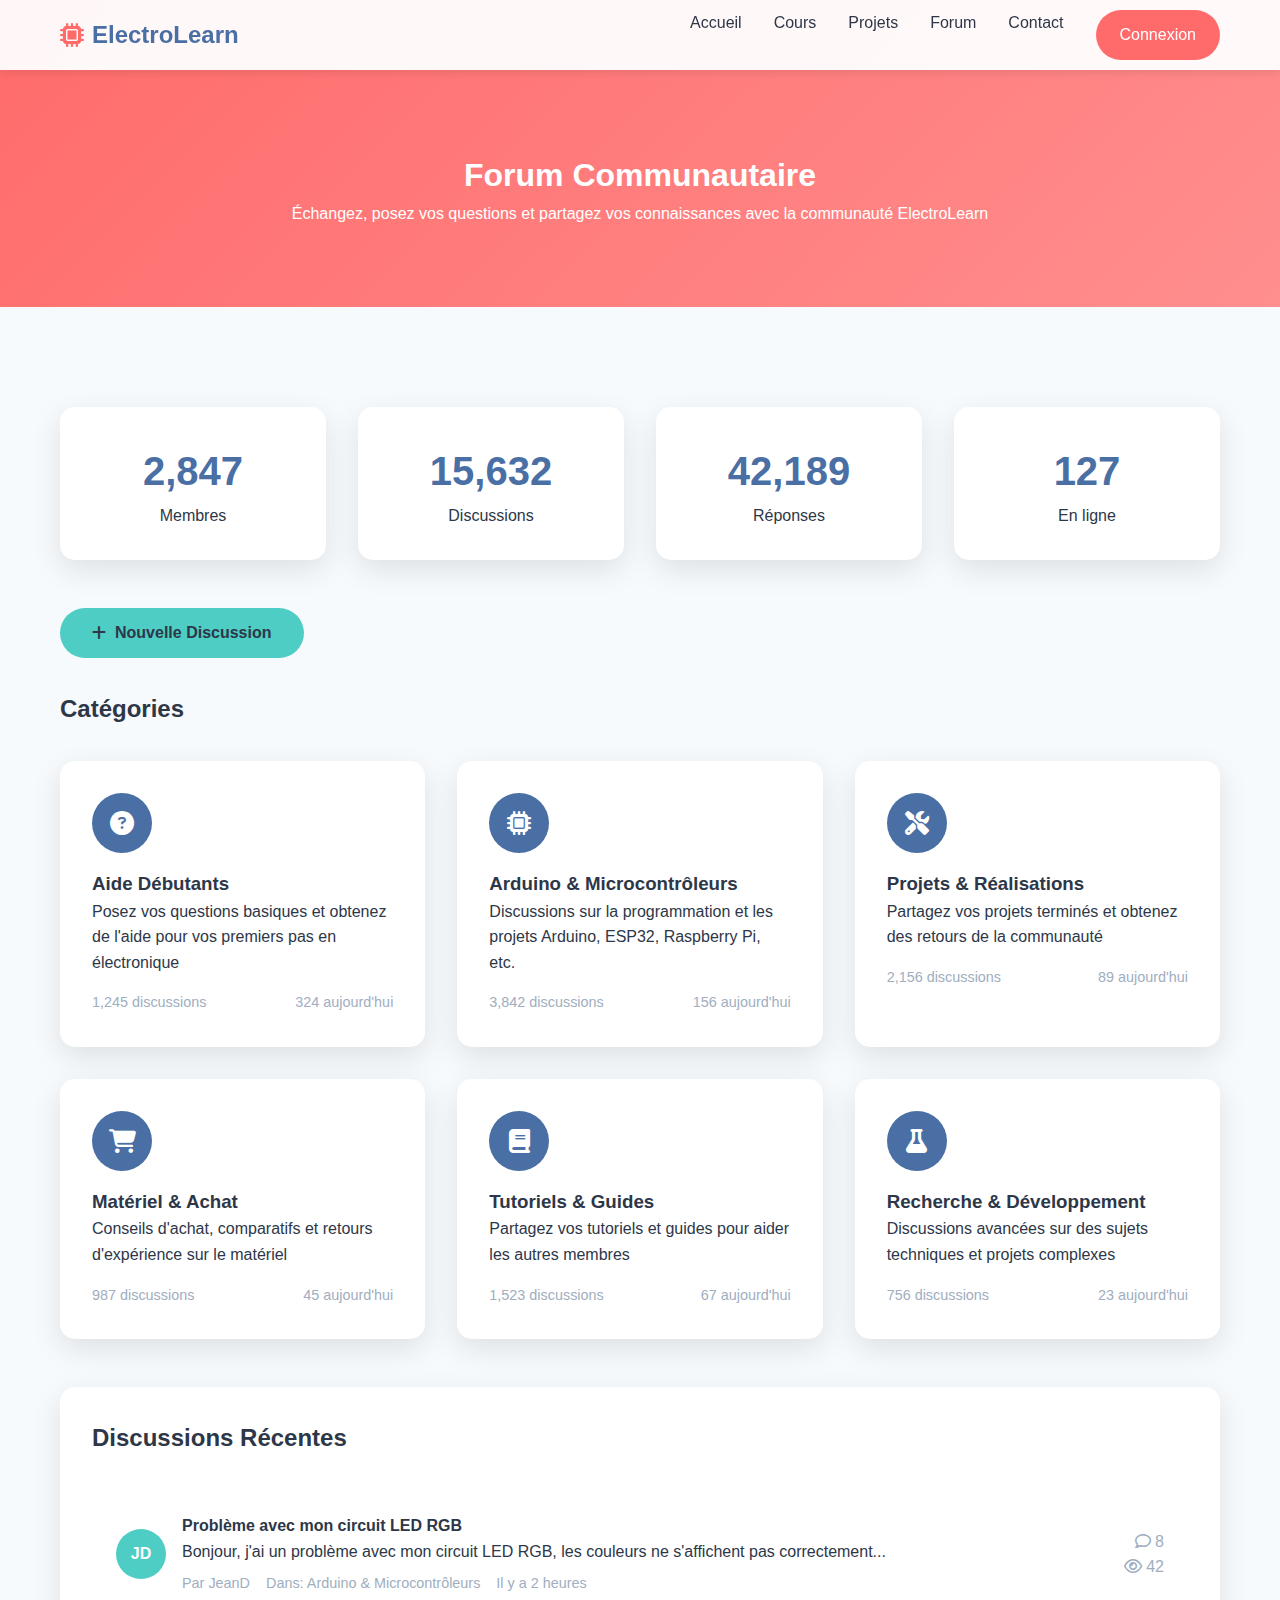
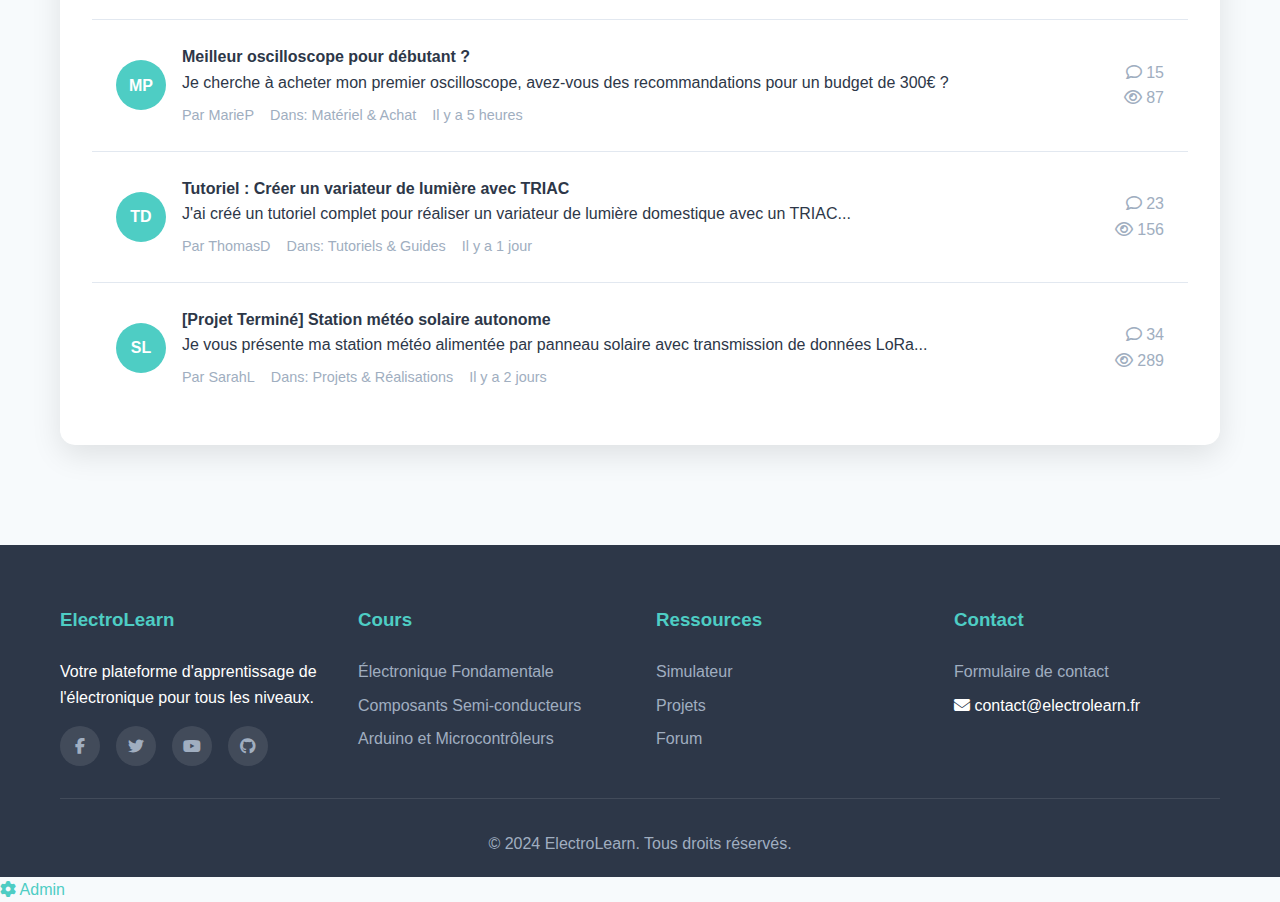
<file: forum.html>
<!DOCTYPE html>
<html lang="fr">
<head>
    <meta charset="UTF-8">
    <meta name="viewport" content="width=device-width, initial-scale=1.0">
    <title>Forum Communautaire - ElectroLearn</title>
    <link rel="stylesheet" href="https://cdnjs.cloudflare.com/ajax/libs/font-awesome/6.4.0/css/all.min.css">
    <link rel="stylesheet" href="styles.css">
    <style>
        .forum-hero {
            background: linear-gradient(135deg, var(--secondary) 0%, #ff8e8e 100%);
            color: white;
            padding: 150px 0 80px;
            text-align: center;
        }

        .forum-stats {
            display: grid;
            grid-template-columns: repeat(auto-fit, minmax(200px, 1fr));
            gap: 2rem;
            margin-bottom: 3rem;
        }

        .stat-card {
            background: white;
            padding: 2rem;
            border-radius: 15px;
            text-align: center;
            box-shadow: 0 10px 30px rgba(0,0,0,0.1);
        }

        .stat-number {
            font-size: 2.5rem;
            font-weight: bold;
            color: var(--primary);
            display: block;
        }

        .forum-categories {
            display: grid;
            grid-template-columns: repeat(auto-fit, minmax(300px, 1fr));
            gap: 2rem;
            margin-bottom: 3rem;
        }

        .category-card {
            background: white;
            padding: 2rem;
            border-radius: 15px;
            box-shadow: 0 10px 30px rgba(0,0,0,0.1);
            transition: all 0.3s ease;
            cursor: pointer;
        }

        .category-card:hover {
            transform: translateY(-5px);
            box-shadow: 0 20px 40px rgba(0,0,0,0.15);
        }

        .category-icon {
            width: 60px;
            height: 60px;
            background: var(--primary);
            border-radius: 50%;
            display: flex;
            align-items: center;
            justify-content: center;
            color: white;
            font-size: 1.5rem;
            margin-bottom: 1rem;
        }

        .category-stats {
            display: flex;
            justify-content: space-between;
            margin-top: 1rem;
            color: var(--gray);
            font-size: 0.9rem;
        }

        .recent-discussions {
            background: white;
            border-radius: 15px;
            padding: 2rem;
            box-shadow: 0 10px 30px rgba(0,0,0,0.1);
        }

        .discussion {
            display: flex;
            align-items: center;
            padding: 1.5rem;
            border-bottom: 1px solid #e2e8f0;
            transition: background 0.3s ease;
        }

        .discussion:hover {
            background: var(--light);
        }

        .discussion:last-child {
            border-bottom: none;
        }

        .discussion-avatar {
            width: 50px;
            height: 50px;
            background: var(--accent);
            border-radius: 50%;
            display: flex;
            align-items: center;
            justify-content: center;
            color: white;
            font-weight: bold;
            margin-right: 1rem;
        }

        .discussion-content {
            flex: 1;
        }

        .discussion-meta {
            display: flex;
            gap: 1rem;
            color: var(--gray);
            font-size: 0.9rem;
            margin-top: 0.5rem;
        }

        .discussion-stats {
            text-align: right;
            color: var(--gray);
        }

        .new-topic-btn {
            background: var(--accent);
            color: var(--dark);
            border: none;
            padding: 1rem 2rem;
            border-radius: 50px;
            font-size: 1rem;
            cursor: pointer;
            transition: all 0.3s ease;
            font-weight: bold;
            display: inline-flex;
            align-items: center;
            gap: 0.5rem;
            margin-bottom: 2rem;
        }

        .new-topic-btn:hover {
            transform: translateY(-3px);
            box-shadow: 0 10px 25px rgba(78, 205, 196, 0.3);
        }
    </style>
</head>
<body>
    <!-- Navigation -->
    <nav class="navbar">
        <div class="nav-container">
            <a href="index.html" class="nav-logo">
                <i class="fas fa-microchip"></i>
                <span>ElectroLearn</span>
            </a>
            <ul class="nav-menu">
                <li><a href="index.html" class="nav-link">Accueil</a></li>
                <li><a href="cours-details.html" class="nav-link">Cours</a></li>
                <li><a href="galerie-projets.html" class="nav-link">Projets</a></li>
                <li><a href="forum.html" class="nav-link">Forum</a></li>
                <li><a href="contact.html" class="nav-link">Contact</a></li>
                <li><a href="connexion.html" class="nav-cta">Connexion</a></li>
            </ul>
            <div class="nav-toggle">
                <span class="bar"></span>
                <span class="bar"></span>
                <span class="bar"></span>
            </div>
        </div>
    </nav>

    <!-- Hero Forum -->
    <section class="forum-hero">
        <div class="container">
            <h1>Forum Communautaire</h1>
            <p>Échangez, posez vos questions et partagez vos connaissances avec la communauté ElectroLearn</p>
        </div>
    </section>

    <section class="section">
        <div class="container">
            <!-- Statistiques -->
            <div class="forum-stats">
                <div class="stat-card">
                    <span class="stat-number">2,847</span>
                    <span>Membres</span>
                </div>
                <div class="stat-card">
                    <span class="stat-number">15,632</span>
                    <span>Discussions</span>
                </div>
                <div class="stat-card">
                    <span class="stat-number">42,189</span>
                    <span>Réponses</span>
                </div>
                <div class="stat-card">
                    <span class="stat-number">127</span>
                    <span>En ligne</span>
                </div>
            </div>

            <!-- Bouton nouveau sujet -->
            <button class="new-topic-btn">
                <i class="fas fa-plus"></i> Nouvelle Discussion
            </button>

            <!-- Catégories -->
            <h2 style="margin-bottom: 2rem;">Catégories</h2>
            <div class="forum-categories">
                <div class="category-card" onclick="location.href='#'">
                    <div class="category-icon">
                        <i class="fas fa-question-circle"></i>
                    </div>
                    <h3>Aide Débutants</h3>
                    <p>Posez vos questions basiques et obtenez de l'aide pour vos premiers pas en électronique</p>
                    <div class="category-stats">
                        <span>1,245 discussions</span>
                        <span>324 aujourd'hui</span>
                    </div>
                </div>

                <div class="category-card" onclick="location.href='#'">
                    <div class="category-icon">
                        <i class="fas fa-microchip"></i>
                    </div>
                    <h3>Arduino & Microcontrôleurs</h3>
                    <p>Discussions sur la programmation et les projets Arduino, ESP32, Raspberry Pi, etc.</p>
                    <div class="category-stats">
                        <span>3,842 discussions</span>
                        <span>156 aujourd'hui</span>
                    </div>
                </div>

                <div class="category-card" onclick="location.href='#'">
                    <div class="category-icon">
                        <i class="fas fa-tools"></i>
                    </div>
                    <h3>Projets & Réalisations</h3>
                    <p>Partagez vos projets terminés et obtenez des retours de la communauté</p>
                    <div class="category-stats">
                        <span>2,156 discussions</span>
                        <span>89 aujourd'hui</span>
                    </div>
                </div>

                <div class="category-card" onclick="location.href='#'">
                    <div class="category-icon">
                        <i class="fas fa-shopping-cart"></i>
                    </div>
                    <h3>Matériel & Achat</h3>
                    <p>Conseils d'achat, comparatifs et retours d'expérience sur le matériel</p>
                    <div class="category-stats">
                        <span>987 discussions</span>
                        <span>45 aujourd'hui</span>
                    </div>
                </div>

                <div class="category-card" onclick="location.href='#'">
                    <div class="category-icon">
                        <i class="fas fa-book"></i>
                    </div>
                    <h3>Tutoriels & Guides</h3>
                    <p>Partagez vos tutoriels et guides pour aider les autres membres</p>
                    <div class="category-stats">
                        <span>1,523 discussions</span>
                        <span>67 aujourd'hui</span>
                    </div>
                </div>

                <div class="category-card" onclick="location.href='#'">
                    <div class="category-icon">
                        <i class="fas fa-flask"></i>
                    </div>
                    <h3>Recherche & Développement</h3>
                    <p>Discussions avancées sur des sujets techniques et projets complexes</p>
                    <div class="category-stats">
                        <span>756 discussions</span>
                        <span>23 aujourd'hui</span>
                    </div>
                </div>
            </div>

            <!-- Discussions récentes -->
            <div class="recent-discussions">
                <h2 style="margin-bottom: 2rem;">Discussions Récentes</h2>
                
                <div class="discussion">
                    <div class="discussion-avatar">JD</div>
                    <div class="discussion-content">
                        <h4>Problème avec mon circuit LED RGB</h4>
                        <p>Bonjour, j'ai un problème avec mon circuit LED RGB, les couleurs ne s'affichent pas correctement...</p>
                        <div class="discussion-meta">
                            <span>Par JeanD</span>
                            <span>Dans: Arduino & Microcontrôleurs</span>
                            <span>Il y a 2 heures</span>
                        </div>
                    </div>
                    <div class="discussion-stats">
                        <div><i class="far fa-comment"></i> 8</div>
                        <div><i class="far fa-eye"></i> 42</div>
                    </div>
                </div>

                <div class="discussion">
                    <div class="discussion-avatar">MP</div>
                    <div class="discussion-content">
                        <h4>Meilleur oscilloscope pour débutant ?</h4>
                        <p>Je cherche à acheter mon premier oscilloscope, avez-vous des recommandations pour un budget de 300€ ?</p>
                        <div class="discussion-meta">
                            <span>Par MarieP</span>
                            <span>Dans: Matériel & Achat</span>
                            <span>Il y a 5 heures</span>
                        </div>
                    </div>
                    <div class="discussion-stats">
                        <div><i class="far fa-comment"></i> 15</div>
                        <div><i class="far fa-eye"></i> 87</div>
                    </div>
                </div>

                <div class="discussion">
                    <div class="discussion-avatar">TD</div>
                    <div class="discussion-content">
                        <h4>Tutoriel : Créer un variateur de lumière avec TRIAC</h4>
                        <p>J'ai créé un tutoriel complet pour réaliser un variateur de lumière domestique avec un TRIAC...</p>
                        <div class="discussion-meta">
                            <span>Par ThomasD</span>
                            <span>Dans: Tutoriels & Guides</span>
                            <span>Il y a 1 jour</span>
                        </div>
                    </div>
                    <div class="discussion-stats">
                        <div><i class="far fa-comment"></i> 23</div>
                        <div><i class="far fa-eye"></i> 156</div>
                    </div>
                </div>

                <div class="discussion">
                    <div class="discussion-avatar">SL</div>
                    <div class="discussion-content">
                        <h4>[Projet Terminé] Station météo solaire autonome</h4>
                        <p>Je vous présente ma station météo alimentée par panneau solaire avec transmission de données LoRa...</p>
                        <div class="discussion-meta">
                            <span>Par SarahL</span>
                            <span>Dans: Projets & Réalisations</span>
                            <span>Il y a 2 jours</span>
                        </div>
                    </div>
                    <div class="discussion-stats">
                        <div><i class="far fa-comment"></i> 34</div>
                        <div><i class="far fa-eye"></i> 289</div>
                    </div>
                </div>
            </div>
        </div>
    </section>

    <!-- Footer -->
    <footer class="footer">
        <div class="container">
            <div class="footer-content">
                <div class="footer-section">
                    <h3>ElectroLearn</h3>
                    <p>Votre plateforme d'apprentissage de l'électronique pour tous les niveaux.</p>
                    <div class="social-links">
                        <a href="#"><i class="fab fa-facebook-f"></i></a>
                        <a href="#"><i class="fab fa-twitter"></i></a>
                        <a href="#"><i class="fab fa-youtube"></i></a>
                        <a href="#"><i class="fab fa-github"></i></a>
                    </div>
                </div>
                
                <div class="footer-section">
                    <h3>Cours</h3>
                    <ul>
                        <li><a href="cours-details.html">Électronique Fondamentale</a></li>
                        <li><a href="#">Composants Semi-conducteurs</a></li>
                        <li><a href="#">Arduino et Microcontrôleurs</a></li>
                    </ul>
                </div>
                
                <div class="footer-section">
                    <h3>Ressources</h3>
                    <ul>
                        <li><a href="simulateur.html">Simulateur</a></li>
                        <li><a href="galerie-projets.html">Projets</a></li>
                        <li><a href="forum.html">Forum</a></li>
                    </ul>
                </div>
                
                <div class="footer-section">
                    <h3>Contact</h3>
                    <ul>
                        <li><a href="contact.html">Formulaire de contact</a></li>
                        <li><i class="fas fa-envelope"></i> contact@electrolearn.fr</li>
                    </ul>
                </div>
            </div>
            
            <div class="footer-bottom">
                <p>&copy; 2024 ElectroLearn. Tous droits réservés.</p>
            </div>
        </div>
    </footer>

    <script src="script.js"></script>

<li><a href="admin-login.html" class="nav-link" style="color: var(--accent);">
    <i class="fas fa-cog"></i> Admin
</a></li>
</body>
</html>
</file>
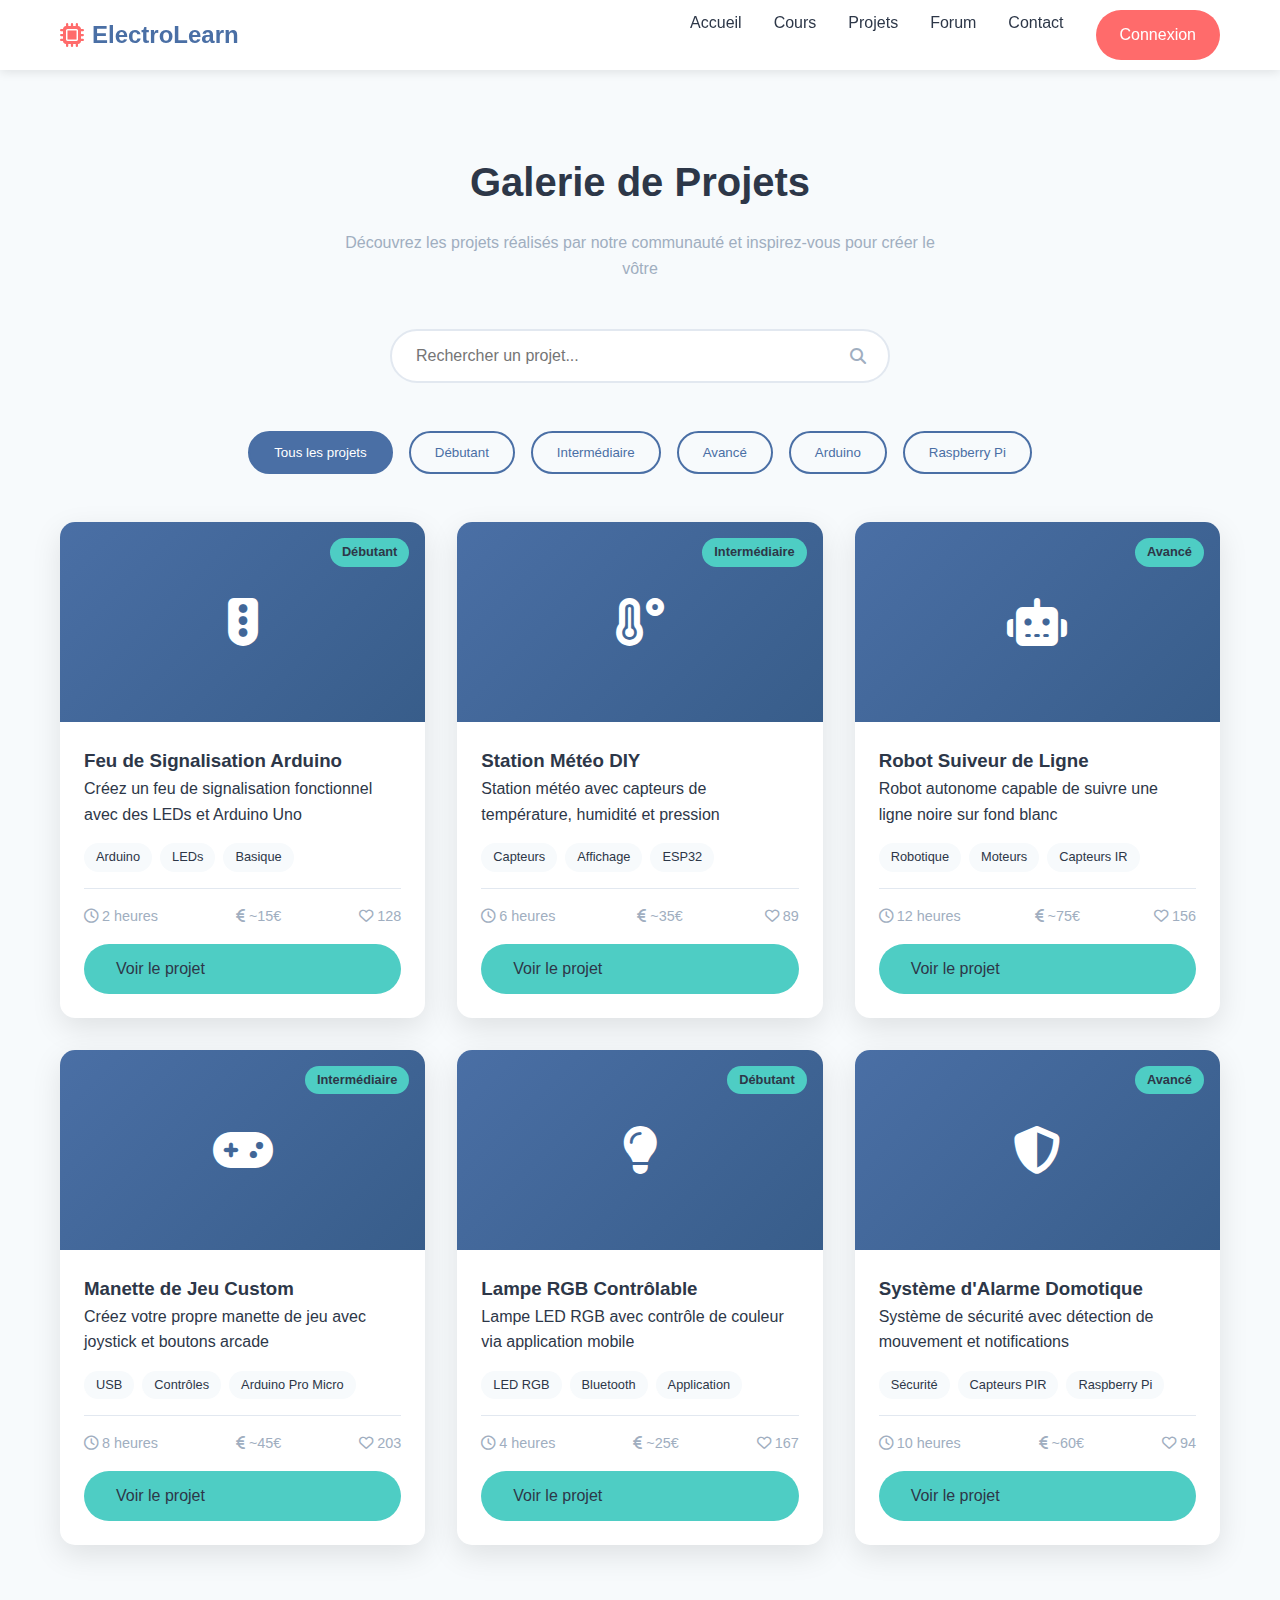
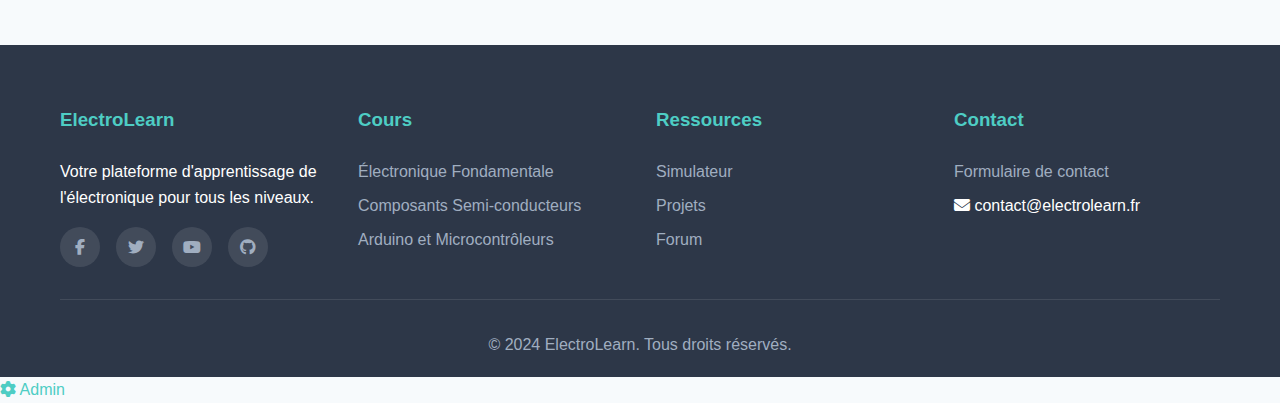
<file: galerie-projets.html>
<!DOCTYPE html>
<html lang="fr">
<head>
    <meta charset="UTF-8">
    <meta name="viewport" content="width=device-width, initial-scale=1.0">
    <title>Galerie de Projets - ElectroLearn</title>
    <link rel="stylesheet" href="https://cdnjs.cloudflare.com/ajax/libs/font-awesome/6.4.0/css/all.min.css">
    <link rel="stylesheet" href="styles.css">
    <style>
        .filters {
            display: flex;
            justify-content: center;
            gap: 1rem;
            margin-bottom: 3rem;
            flex-wrap: wrap;
        }

        .filter-btn {
            padding: 0.75rem 1.5rem;
            border: 2px solid var(--primary);
            background: transparent;
            color: var(--primary);
            border-radius: 25px;
            cursor: pointer;
            transition: all 0.3s ease;
        }

        .filter-btn.active, .filter-btn:hover {
            background: var(--primary);
            color: white;
        }

        .projects-grid {
            display: grid;
            grid-template-columns: repeat(auto-fill, minmax(350px, 1fr));
            gap: 2rem;
        }

        .project-card {
            background: white;
            border-radius: 15px;
            overflow: hidden;
            box-shadow: 0 10px 30px rgba(0,0,0,0.1);
            transition: all 0.3s ease;
        }

        .project-card:hover {
            transform: translateY(-10px);
            box-shadow: 0 20px 40px rgba(0,0,0,0.15);
        }

        .project-image {
            width: 100%;
            height: 200px;
            background: linear-gradient(135deg, var(--primary) 0%, var(--primary-dark) 100%);
            display: flex;
            align-items: center;
            justify-content: center;
            color: white;
            font-size: 3rem;
            position: relative;
        }

        .project-difficulty {
            position: absolute;
            top: 1rem;
            right: 1rem;
            background: var(--accent);
            color: var(--dark);
            padding: 0.25rem 0.75rem;
            border-radius: 15px;
            font-size: 0.8rem;
            font-weight: bold;
        }

        .project-content {
            padding: 1.5rem;
        }

        .project-tags {
            display: flex;
            gap: 0.5rem;
            flex-wrap: wrap;
            margin: 1rem 0;
        }

        .project-tag {
            background: var(--light);
            color: var(--dark);
            padding: 0.25rem 0.75rem;
            border-radius: 15px;
            font-size: 0.8rem;
        }

        .project-stats {
            display: flex;
            justify-content: space-between;
            margin-top: 1rem;
            padding-top: 1rem;
            border-top: 1px solid #e2e8f0;
            color: var(--gray);
            font-size: 0.9rem;
        }

        .project-modal {
            display: none;
            position: fixed;
            top: 0;
            left: 0;
            width: 100%;
            height: 100%;
            background: rgba(0,0,0,0.8);
            z-index: 2000;
            align-items: center;
            justify-content: center;
            padding: 2rem;
        }

        .modal-content {
            background: white;
            border-radius: 15px;
            max-width: 800px;
            width: 100%;
            max-height: 90vh;
            overflow-y: auto;
            position: relative;
        }

        .close-modal {
            position: absolute;
            top: 1rem;
            right: 1rem;
            font-size: 2rem;
            cursor: pointer;
            color: var(--gray);
            z-index: 1;
            background: white;
            width: 40px;
            height: 40px;
            border-radius: 50%;
            display: flex;
            align-items: center;
            justify-content: center;
            box-shadow: 0 2px 10px rgba(0,0,0,0.1);
        }

        .search-bar {
            max-width: 500px;
            margin: 0 auto 3rem;
            position: relative;
        }

        .search-input {
            width: 100%;
            padding: 1rem 3rem 1rem 1.5rem;
            border: 2px solid #e2e8f0;
            border-radius: 50px;
            font-size: 1rem;
            transition: border-color 0.3s ease;
        }

        .search-input:focus {
            outline: none;
            border-color: var(--primary);
        }

        .search-icon {
            position: absolute;
            right: 1.5rem;
            top: 50%;
            transform: translateY(-50%);
            color: var(--gray);
        }
    </style>
</head>
<body>
    <!-- Navigation -->
    <nav class="navbar">
        <div class="nav-container">
            <a href="index.html" class="nav-logo">
                <i class="fas fa-microchip"></i>
                <span>ElectroLearn</span>
            </a>
            <ul class="nav-menu">
                <li><a href="index.html" class="nav-link">Accueil</a></li>
                <li><a href="cours-details.html" class="nav-link">Cours</a></li>
                <li><a href="galerie-projets.html" class="nav-link">Projets</a></li>
                <li><a href="forum.html" class="nav-link">Forum</a></li>
                <li><a href="contact.html" class="nav-link">Contact</a></li>
                <li><a href="connexion.html" class="nav-cta">Connexion</a></li>
            </ul>
            <div class="nav-toggle">
                <span class="bar"></span>
                <span class="bar"></span>
                <span class="bar"></span>
            </div>
        </div>
    </nav>

    <!-- Hero Section -->
    <section class="section" style="padding-top: 150px;">
        <div class="container">
            <h1 class="section-title">Galerie de Projets</h1>
            <p class="section-subtitle">Découvrez les projets réalisés par notre communauté et inspirez-vous pour créer le vôtre</p>

            <!-- Barre de recherche -->
            <div class="search-bar">
                <input type="text" class="search-input" placeholder="Rechercher un projet...">
                <i class="fas fa-search search-icon"></i>
            </div>

            <!-- Filtres -->
            <div class="filters">
                <button class="filter-btn active" data-filter="all">Tous les projets</button>
                <button class="filter-btn" data-filter="debutant">Débutant</button>
                <button class="filter-btn" data-filter="intermediaire">Intermédiaire</button>
                <button class="filter-btn" data-filter="avance">Avancé</button>
                <button class="filter-btn" data-filter="arduino">Arduino</button>
                <button class="filter-btn" data-filter="raspberry">Raspberry Pi</button>
            </div>

            <!-- Grille de projets -->
            <div class="projects-grid">
                <!-- Projet 1 -->
                <div class="project-card" data-categories="debutant arduino" data-name="feu signalisation">
                    <div class="project-image">
                        <i class="fas fa-traffic-light"></i>
                        <span class="project-difficulty">Débutant</span>
                    </div>
                    <div class="project-content">
                        <h3>Feu de Signalisation Arduino</h3>
                        <p>Créez un feu de signalisation fonctionnel avec des LEDs et Arduino Uno</p>
                        <div class="project-tags">
                            <span class="project-tag">Arduino</span>
                            <span class="project-tag">LEDs</span>
                            <span class="project-tag">Basique</span>
                        </div>
                        <div class="project-stats">
                            <span><i class="far fa-clock"></i> 2 heures</span>
                            <span><i class="fas fa-euro-sign"></i> ~15€</span>
                            <span><i class="far fa-heart"></i> 128</span>
                        </div>
                        <button class="btn-primary" style="width: 100%; margin-top: 1rem;" onclick="openProjectModal(1)">
                            Voir le projet
                        </button>
                    </div>
                </div>

                <!-- Projet 2 -->
                <div class="project-card" data-categories="intermediaire capteurs" data-name="station meteo">
                    <div class="project-image">
                        <i class="fas fa-temperature-high"></i>
                        <span class="project-difficulty">Intermédiaire</span>
                    </div>
                    <div class="project-content">
                        <h3>Station Météo DIY</h3>
                        <p>Station météo avec capteurs de température, humidité et pression</p>
                        <div class="project-tags">
                            <span class="project-tag">Capteurs</span>
                            <span class="project-tag">Affichage</span>
                            <span class="project-tag">ESP32</span>
                        </div>
                        <div class="project-stats">
                            <span><i class="far fa-clock"></i> 6 heures</span>
                            <span><i class="fas fa-euro-sign"></i> ~35€</span>
                            <span><i class="far fa-heart"></i> 89</span>
                        </div>
                        <button class="btn-primary" style="width: 100%; margin-top: 1rem;" onclick="openProjectModal(2)">
                            Voir le projet
                        </button>
                    </div>
                </div>

                <!-- Projet 3 -->
                <div class="project-card" data-categories="avance raspberry robotique" data-name="robot suiveur">
                    <div class="project-image">
                        <i class="fas fa-robot"></i>
                        <span class="project-difficulty">Avancé</span>
                    </div>
                    <div class="project-content">
                        <h3>Robot Suiveur de Ligne</h3>
                        <p>Robot autonome capable de suivre une ligne noire sur fond blanc</p>
                        <div class="project-tags">
                            <span class="project-tag">Robotique</span>
                            <span class="project-tag">Moteurs</span>
                            <span class="project-tag">Capteurs IR</span>
                        </div>
                        <div class="project-stats">
                            <span><i class="far fa-clock"></i> 12 heures</span>
                            <span><i class="fas fa-euro-sign"></i> ~75€</span>
                            <span><i class="far fa-heart"></i> 156</span>
                        </div>
                        <button class="btn-primary" style="width: 100%; margin-top: 1rem;" onclick="openProjectModal(3)">
                            Voir le projet
                        </button>
                    </div>
                </div>

                <!-- Projet 4 -->
                <div class="project-card" data-categories="intermediaire arduino jeu" data-name="manette jeu">
                    <div class="project-image">
                        <i class="fas fa-gamepad"></i>
                        <span class="project-difficulty">Intermédiaire</span>
                    </div>
                    <div class="project-content">
                        <h3>Manette de Jeu Custom</h3>
                        <p>Créez votre propre manette de jeu avec joystick et boutons arcade</p>
                        <div class="project-tags">
                            <span class="project-tag">USB</span>
                            <span class="project-tag">Contrôles</span>
                            <span class="project-tag">Arduino Pro Micro</span>
                        </div>
                        <div class="project-stats">
                            <span><i class="far fa-clock"></i> 8 heures</span>
                            <span><i class="fas fa-euro-sign"></i> ~45€</span>
                            <span><i class="far fa-heart"></i> 203</span>
                        </div>
                        <button class="btn-primary" style="width: 100%; margin-top: 1rem;" onclick="openProjectModal(4)">
                            Voir le projet
                        </button>
                    </div>
                </div>

                <!-- Projet 5 -->
                <div class="project-card" data-categories="debutant arduino lumiere" data-name="lampe rgb">
                    <div class="project-image">
                        <i class="fas fa-lightbulb"></i>
                        <span class="project-difficulty">Débutant</span>
                    </div>
                    <div class="project-content">
                        <h3>Lampe RGB Contrôlable</h3>
                        <p>Lampe LED RGB avec contrôle de couleur via application mobile</p>
                        <div class="project-tags">
                            <span class="project-tag">LED RGB</span>
                            <span class="project-tag">Bluetooth</span>
                            <span class="project-tag">Application</span>
                        </div>
                        <div class="project-stats">
                            <span><i class="far fa-clock"></i> 4 heures</span>
                            <span><i class="fas fa-euro-sign"></i> ~25€</span>
                            <span><i class="far fa-heart"></i> 167</span>
                        </div>
                        <button class="btn-primary" style="width: 100%; margin-top: 1rem;" onclick="openProjectModal(5)">
                            Voir le projet
                        </button>
                    </div>
                </div>

                <!-- Projet 6 -->
                <div class="project-card" data-categories="avance raspberry securite" data-name="systeme alarme">
                    <div class="project-image">
                        <i class="fas fa-shield-alt"></i>
                        <span class="project-difficulty">Avancé</span>
                    </div>
                    <div class="project-content">
                        <h3>Système d'Alarme Domotique</h3>
                        <p>Système de sécurité avec détection de mouvement et notifications</p>
                        <div class="project-tags">
                            <span class="project-tag">Sécurité</span>
                            <span class="project-tag">Capteurs PIR</span>
                            <span class="project-tag">Raspberry Pi</span>
                        </div>
                        <div class="project-stats">
                            <span><i class="far fa-clock"></i> 10 heures</span>
                            <span><i class="fas fa-euro-sign"></i> ~60€</span>
                            <span><i class="far fa-heart"></i> 94</span>
                        </div>
                        <button class="btn-primary" style="width: 100%; margin-top: 1rem;" onclick="openProjectModal(6)">
                            Voir le projet
                        </button>
                    </div>
                </div>
            </div>
        </div>
    </section>

    <!-- Modal Projet -->
    <div id="projectModal" class="project-modal">
        <div class="modal-content">
            <span class="close-modal" onclick="closeProjectModal()">&times;</span>
            <div id="modalContent">
                <!-- Le contenu sera injecté par JavaScript -->
            </div>
        </div>
    </div>

    <!-- Footer -->
    <footer class="footer">
        <div class="container">
            <div class="footer-content">
                <div class="footer-section">
                    <h3>ElectroLearn</h3>
                    <p>Votre plateforme d'apprentissage de l'électronique pour tous les niveaux.</p>
                    <div class="social-links">
                        <a href="#"><i class="fab fa-facebook-f"></i></a>
                        <a href="#"><i class="fab fa-twitter"></i></a>
                        <a href="#"><i class="fab fa-youtube"></i></a>
                        <a href="#"><i class="fab fa-github"></i></a>
                    </div>
                </div>
                
                <div class="footer-section">
                    <h3>Cours</h3>
                    <ul>
                        <li><a href="cours-details.html">Électronique Fondamentale</a></li>
                        <li><a href="cours-details.html">Composants Semi-conducteurs</a></li>
                        <li><a href="cours-details.html">Arduino et Microcontrôleurs</a></li>
                    </ul>
                </div>
                
                <div class="footer-section">
                    <h3>Ressources</h3>
                    <ul>
                        <li><a href="simulateur.html">Simulateur</a></li>
                        <li><a href="galerie-projets.html">Projets</a></li>
                        <li><a href="forum.html">Forum</a></li>
                    </ul>
                </div>
                
                <div class="footer-section">
                    <h3>Contact</h3>
                    <ul>
                        <li><a href="contact.html">Formulaire de contact</a></li>
                        <li><i class="fas fa-envelope"></i> contact@electrolearn.fr</li>
                    </ul>
                </div>
            </div>
            
            <div class="footer-bottom">
                <p>&copy; 2024 ElectroLearn. Tous droits réservés.</p>
            </div>
        </div>
    </footer>

    <script src="script.js"></script>
    <script>
        // Données des projets pour les modals
        const projectsData = {
            1: {
                title: "Feu de Signalisation Arduino",
                difficulty: "Débutant",
                duration: "2 heures",
                cost: "~15€",
                description: "Apprenez à créer un feu de signalisation fonctionnel en utilisant Arduino Uno et des LEDs. Ce projet parfait pour débutants vous initiera à la programmation et aux circuits électroniques de base.",
                materials: [
                    "Arduino Uno",
                    "3 LEDs (rouge, jaune, verte)",
                    "3 résistances 220Ω",
                    "Breadboard",
                    "Câbles de connexion"
                ],
                steps: [
                    "Monter le circuit sur la breadboard",
                    "Connecter les LEDs aux broches digitales",
                    "Programmer les séquences de feux",
                    "Tester et ajuster les temporisations"
                ],
                code: `void setup() {
  pinMode(13, OUTPUT); // Rouge
  pinMode(12, OUTPUT); // Jaune
  pinMode(11, OUTPUT); // Vert
}

void loop() {
  digitalWrite(13, HIGH);
  delay(5000);
  digitalWrite(13, LOW);
  digitalWrite(12, HIGH);
  delay(2000);
  digitalWrite(12, LOW);
  digitalWrite(11, HIGH);
  delay(5000);
  digitalWrite(11, LOW);
}`
            },
            2: {
                title: "Station Météo DIY",
                difficulty: "Intermédiaire",
                duration: "6 heures",
                cost: "~35€",
                description: "Créez votre propre station météo avec affichage des données en temps réel. Mesurez la température, l'humidité et la pression atmosphérique.",
                materials: [
                    "ESP32 ou Arduino avec WiFi",
                    "Capteur DHT22 (température/humidité)",
                    "Capteur BMP180 (pression)",
                    "Écran OLED 0.96\"",
                    "Breadboard et câbles"
                ],
                steps: [
                    "Câbler les capteurs sur la breadboard",
                    "Programmer la lecture des capteurs",
                    "Afficher les données sur l'écran OLED",
                    "Ajouter la connexion WiFi pour données en ligne"
                ],
                code: `#include <DHT.h>
#include <Adafruit_BMP085.h>
#include <Wire.h>
#include <Adafruit_GFX.h>
#include <Adafruit_SSD1306.h>

DHT dht(4, DHT22);
Adafruit_BMP085 bmp;
Adafruit_SSD1306 display(128, 64, &Wire, -1);

void setup() {
  Serial.begin(115200);
  dht.begin();
  bmp.begin();
  display.begin(SSD1306_SWITCHCAPVCC, 0x3C);
  display.clearDisplay();
}`
            }
        };

        // Filtrage des projets
        document.querySelectorAll('.filter-btn').forEach(btn => {
            btn.addEventListener('click', () => {
                // Retirer active de tous les boutons
                document.querySelectorAll('.filter-btn').forEach(b => b.classList.remove('active'));
                // Ajouter active au bouton cliqué
                btn.classList.add('active');
                
                const filter = btn.getAttribute('data-filter');
                filterProjects(filter);
            });
        });

        // Recherche de projets
        const searchInput = document.querySelector('.search-input');
        searchInput.addEventListener('input', (e) => {
            const searchTerm = e.target.value.toLowerCase();
            filterProjects('all', searchTerm);
        });

        function filterProjects(filter, searchTerm = '') {
            const projects = document.querySelectorAll('.project-card');
            
            projects.forEach(project => {
                const categories = project.getAttribute('data-categories');
                const name = project.getAttribute('data-name').toLowerCase();
                const matchesFilter = filter === 'all' || categories.includes(filter);
                const matchesSearch = searchTerm === '' || name.includes(searchTerm);
                
                if (matchesFilter && matchesSearch) {
                    project.style.display = 'block';
                    setTimeout(() => {
                        project.style.opacity = '1';
                        project.style.transform = 'translateY(0)';
                    }, 100);
                } else {
                    project.style.opacity = '0';
                    project.style.transform = 'translateY(20px)';
                    setTimeout(() => {
                        project.style.display = 'none';
                    }, 300);
                }
            });
        }

        function openProjectModal(projectId) {
            const project = projectsData[projectId];
            if (!project) {
                project = {
                    title: "Projet " + projectId,
                    difficulty: "Intermédiaire",
                    duration: "4 heures",
                    cost: "~30€",
                    description: "Description détaillée du projet.",
                    materials: ["Matériel 1", "Matériel 2", "Matériel 3"],
                    steps: ["Étape 1", "Étape 2", "Étape 3"],
                    code: "// Code exemple\nvoid setup() {\n  // Configuration\n}"
                };
            }
            
            const modalContent = document.getElementById('modalContent');
            
            modalContent.innerHTML = `
                <div style="padding: 2rem;">
                    <h2>${project.title}</h2>
                    <div style="display: flex; gap: 1rem; margin: 1rem 0; flex-wrap: wrap;">
                        <span style="background: var(--accent); color: var(--dark); padding: 0.5rem 1rem; border-radius: 15px;">${project.difficulty}</span>
                        <span style="background: var(--light); padding: 0.5rem 1rem; border-radius: 15px;"><i class="far fa-clock"></i> ${project.duration}</span>
                        <span style="background: var(--light); padding: 0.5rem 1rem; border-radius: 15px;"><i class="fas fa-euro-sign"></i> ${project.cost}</span>
                    </div>
                    
                    <h3 style="margin-top: 2rem;">Description</h3>
                    <p>${project.description}</p>
                    
                    <div style="display: grid; grid-template-columns: 1fr 1fr; gap: 2rem; margin-top: 2rem;">
                        <div>
                            <h4>Matériel nécessaire</h4>
                            <ul>
                                ${project.materials.map(item => `<li>${item}</li>`).join('')}
                            </ul>
                        </div>
                        <div>
                            <h4>Étapes</h4>
                            <ol>
                                ${project.steps.map(step => `<li>${step}</li>`).join('')}
                            </ol>
                        </div>
                    </div>
                    
                    <h4 style="margin-top: 2rem;">Code Arduino</h4>
                    <pre style="background: var(--light); padding: 1rem; border-radius: 8px; overflow-x: auto; font-family: 'Courier New', monospace;">${project.code}</pre>
                    
                    <div style="display: flex; gap: 1rem; margin-top: 2rem; flex-wrap: wrap;">
                        <button class="btn-primary">
                            <i class="fas fa-download"></i> Télécharger les schémas
                        </button>
                        <button class="btn-secondary">
                            <i class="fas fa-share"></i> Partager ce projet
                        </button>
                    </div>
                </div>
            `;
            
            document.getElementById('projectModal').style.display = 'flex';
        }

        function closeProjectModal() {
            document.getElementById('projectModal').style.display = 'none';
        }

        // Fermer le modal en cliquant à l'extérieur
        document.getElementById('projectModal').addEventListener('click', function(e) {
            if (e.target === this) {
                closeProjectModal();
            }
        });
    </script>
<li><a href="admin-login.html" class="nav-link" style="color: var(--accent);">
    <i class="fas fa-cog"></i> Admin
</a></li>
</body>
</html>
</file>
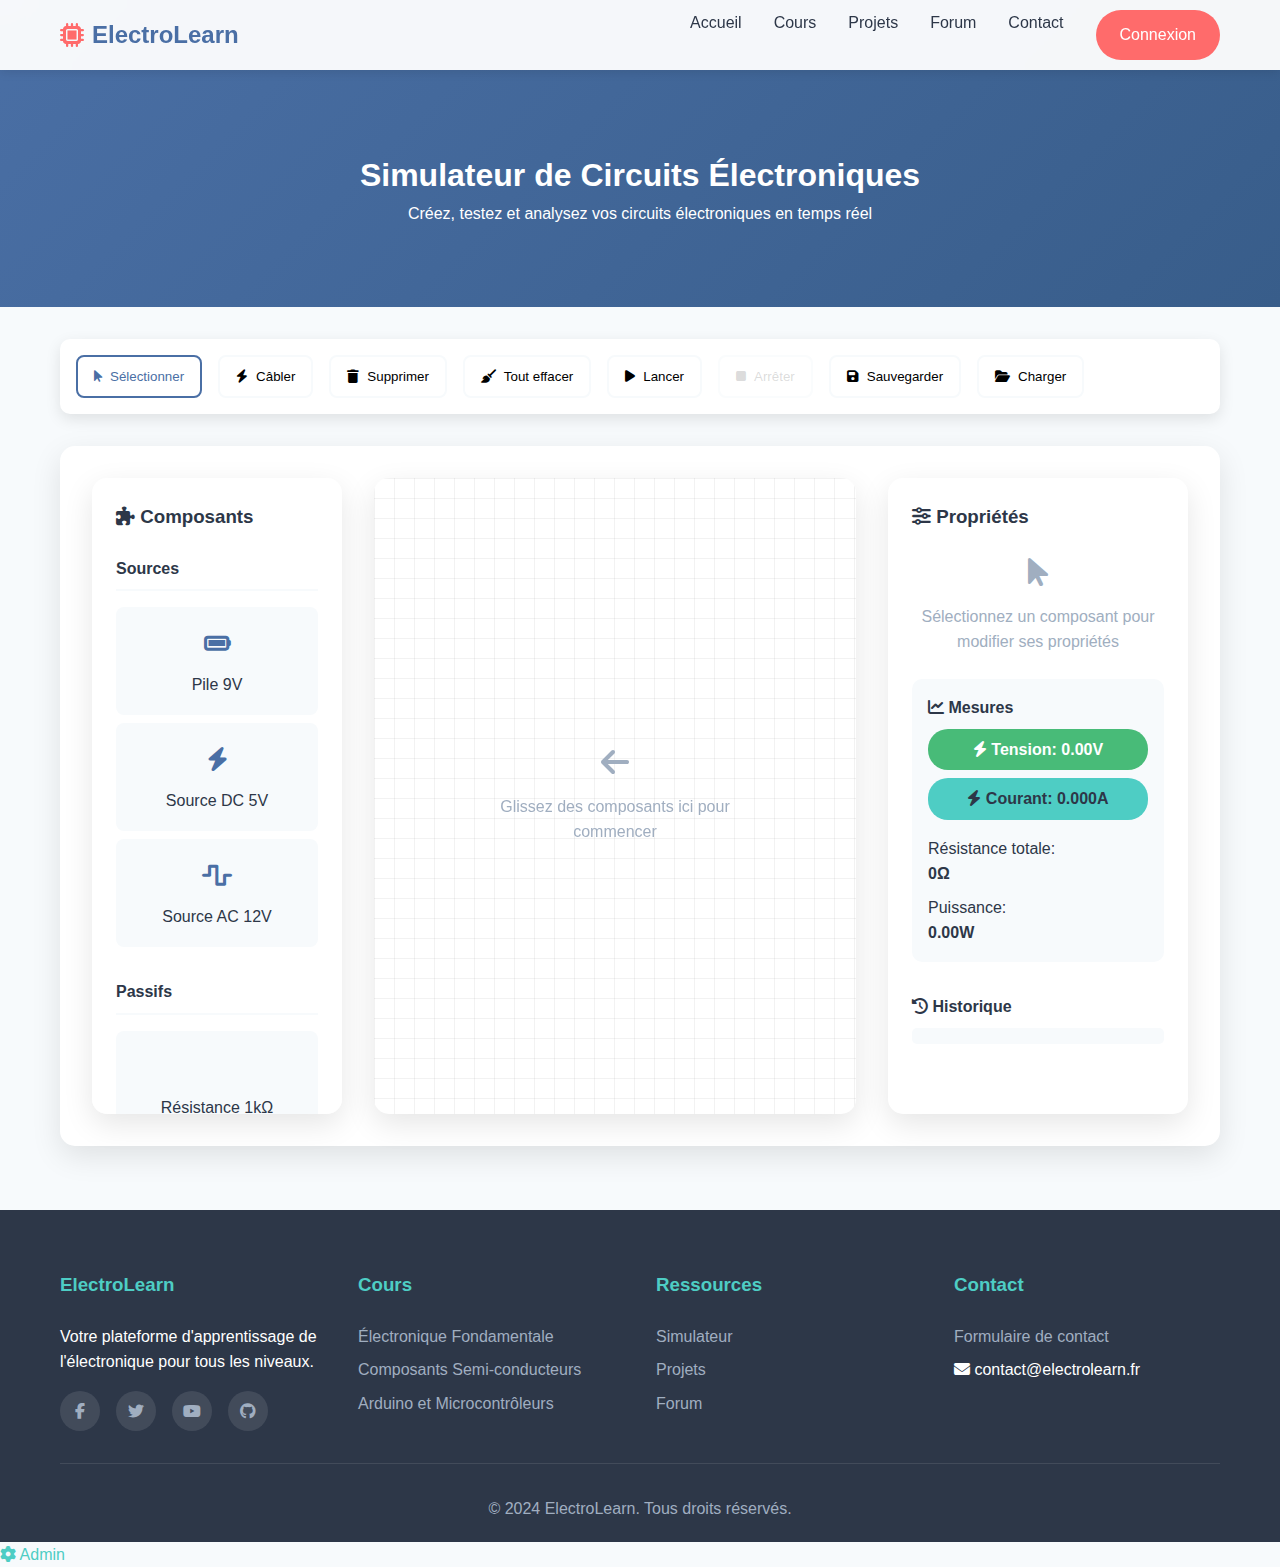
<file: simulateur.html>
<!DOCTYPE html>
<html lang="fr">
<head>
    <meta charset="UTF-8">
    <meta name="viewport" content="width=device-width, initial-scale=1.0">
    <title>Simulateur de Circuits - ElectroLearn</title>
    <link rel="stylesheet" href="https://cdnjs.cloudflare.com/ajax/libs/font-awesome/6.4.0/css/all.min.css">
    <link rel="stylesheet" href="styles.css">
    <style>
        .simulator-hero {
            background: linear-gradient(135deg, var(--primary) 0%, var(--primary-dark) 100%);
            color: white;
            padding: 150px 0 80px;
            text-align: center;
        }

        .simulator-container {
            display: grid;
            grid-template-columns: 250px 1fr 300px;
            gap: 2rem;
            height: calc(100vh - 200px);
            margin-top: 2rem;
        }

        .components-panel {
            background: white;
            border-radius: 15px;
            padding: 1.5rem;
            box-shadow: 0 10px 30px rgba(0,0,0,0.1);
            overflow-y: auto;
        }

        .component-category {
            margin-bottom: 2rem;
        }

        .category-title {
            font-weight: 600;
            margin-bottom: 1rem;
            color: var(--dark);
            border-bottom: 2px solid var(--light);
            padding-bottom: 0.5rem;
        }

        .component-list {
            display: grid;
            gap: 0.5rem;
        }

        .component-item {
            padding: 1rem;
            background: var(--light);
            border: 2px solid transparent;
            border-radius: 8px;
            cursor: grab;
            transition: all 0.3s ease;
            text-align: center;
            user-select: none;
        }

        .component-item:hover {
            border-color: var(--primary);
            transform: translateY(-2px);
        }

        .component-item:active {
            cursor: grabbing;
        }

        .component-icon {
            font-size: 1.5rem;
            margin-bottom: 0.5rem;
            color: var(--primary);
        }

        .workspace {
            background: white;
            border-radius: 15px;
            box-shadow: 0 10px 30px rgba(0,0,0,0.1);
            position: relative;
            overflow: hidden;
        }

        .workspace-grid {
            width: 100%;
            height: 100%;
            background-image: 
                linear-gradient(rgba(0,0,0,0.05) 1px, transparent 1px),
                linear-gradient(90deg, rgba(0,0,0,0.05) 1px, transparent 1px);
            background-size: 20px 20px;
            position: relative;
        }

        .properties-panel {
            background: white;
            border-radius: 15px;
            padding: 1.5rem;
            box-shadow: 0 10px 30px rgba(0,0,0,0.1);
            overflow-y: auto;
        }

        .property-group {
            margin-bottom: 1.5rem;
        }

        .property-group h4 {
            margin-bottom: 0.5rem;
            color: var(--dark);
        }

        .toolbar {
            display: flex;
            gap: 1rem;
            margin-bottom: 2rem;
            padding: 1rem;
            background: white;
            border-radius: 10px;
            box-shadow: 0 5px 15px rgba(0,0,0,0.1);
            flex-wrap: wrap;
        }

        .tool-btn {
            padding: 0.75rem 1rem;
            border: 2px solid var(--light);
            background: white;
            border-radius: 8px;
            cursor: pointer;
            transition: all 0.3s ease;
            display: flex;
            align-items: center;
            gap: 0.5rem;
        }

        .tool-btn.active, .tool-btn:hover {
            border-color: var(--primary);
            color: var(--primary);
        }

        .tool-btn:disabled {
            opacity: 0.5;
            cursor: not-allowed;
        }

        .tool-btn:disabled:hover {
            border-color: var(--light);
            color: inherit;
        }

        .simulation-controls {
            background: var(--light);
            padding: 1rem;
            border-radius: 10px;
            margin-top: 1rem;
        }

        .circuit-component {
            position: absolute;
            background: white;
            border: 2px solid var(--primary);
            border-radius: 8px;
            padding: 0.5rem;
            cursor: move;
            user-select: none;
            min-width: 80px;
            text-align: center;
            box-shadow: 0 5px 15px rgba(0,0,0,0.1);
            z-index: 10;
        }

        .component-connector {
            width: 12px;
            height: 12px;
            background: var(--secondary);
            border-radius: 50%;
            position: absolute;
            cursor: crosshair;
            z-index: 15;
        }

        .wire {
            position: absolute;
            background: var(--dark);
            height: 3px;
            pointer-events: none;
            z-index: 5;
        }

        .voltage-display {
            background: var(--success);
            color: white;
            padding: 0.5rem 1rem;
            border-radius: 20px;
            font-weight: bold;
            margin-top: 0.5rem;
            text-align: center;
        }

        .current-display {
            background: var(--accent);
            color: var(--dark);
            padding: 0.5rem 1rem;
            border-radius: 20px;
            font-weight: bold;
            margin-top: 0.5rem;
            text-align: center;
        }

        .component-led {
            animation: none;
        }

        .component-led.on {
            animation: pulse 1s infinite;
            color: #ff4444;
        }

        .simulation-active .component-led {
            animation: pulse 1s infinite;
        }

        @keyframes blink {
            0%, 50% { opacity: 1; }
            51%, 100% { opacity: 0.3; }
        }

        .tutorial-steps {
            background: var(--light);
            padding: 1.5rem;
            border-radius: 10px;
            margin-top: 2rem;
        }

        .tutorial-step {
            display: flex;
            align-items: center;
            gap: 1rem;
            margin-bottom: 1rem;
            padding: 1rem;
            background: white;
            border-radius: 8px;
            cursor: pointer;
            transition: all 0.3s ease;
        }

        .tutorial-step:hover {
            transform: translateX(5px);
        }

        .tutorial-step.completed {
            background: var(--success);
            color: white;
        }

        .step-number {
            width: 30px;
            height: 30px;
            background: var(--primary);
            border-radius: 50%;
            display: flex;
            align-items: center;
            justify-content: center;
            color: white;
            font-weight: bold;
            flex-shrink: 0;
        }

        .tutorial-step.completed .step-number {
            background: white;
            color: var(--success);
        }

        @media (max-width: 1200px) {
            .simulator-container {
                grid-template-columns: 200px 1fr;
            }
            .properties-panel {
                display: none;
            }
        }

        @media (max-width: 768px) {
            .simulator-container {
                grid-template-columns: 1fr;
                grid-template-rows: auto 1fr auto;
                height: auto;
            }
            
            .components-panel {
                max-height: 200px;
            }
            
            .properties-panel {
                display: block;
                max-height: 300px;
            }
        }
    </style>
</head>
<body>
    <!-- Navigation -->
    <nav class="navbar">
        <div class="nav-container">
            <a href="index.html" class="nav-logo">
                <i class="fas fa-microchip"></i>
                <span>ElectroLearn</span>
            </a>
            <ul class="nav-menu">
                <li><a href="index.html" class="nav-link">Accueil</a></li>
                <li><a href="cours-details.html" class="nav-link">Cours</a></li>
                <li><a href="galerie-projets.html" class="nav-link">Projets</a></li>
                <li><a href="forum.html" class="nav-link">Forum</a></li>
                <li><a href="contact.html" class="nav-link">Contact</a></li>
                <li><a href="connexion.html" class="nav-cta">Connexion</a></li>
            </ul>
            <div class="nav-toggle">
                <span class="bar"></span>
                <span class="bar"></span>
                <span class="bar"></span>
            </div>
        </div>
    </nav>

    <!-- Hero Simulateur -->
    <section class="simulator-hero">
        <div class="container">
            <h1>Simulateur de Circuits Électroniques</h1>
            <p>Créez, testez et analysez vos circuits électroniques en temps réel</p>
        </div>
    </section>

    <section class="section" style="padding-top: 2rem; padding-bottom: 2rem;">
        <div class="container">
            <!-- Barre d'outils -->
            <div class="toolbar">
                <button class="tool-btn active" data-tool="select">
                    <i class="fas fa-mouse-pointer"></i> Sélectionner
                </button>
                <button class="tool-btn" data-tool="wire">
                    <i class="fas fa-bolt"></i> Câbler
                </button>
                <button class="tool-btn" data-tool="delete">
                    <i class="fas fa-trash"></i> Supprimer
                </button>
                <button class="tool-btn" id="clearAll">
                    <i class="fas fa-broom"></i> Tout effacer
                </button>
                <button class="tool-btn" id="runSimulation">
                    <i class="fas fa-play"></i> Lancer
                </button>
                <button class="tool-btn" id="stopSimulation" disabled>
                    <i class="fas fa-stop"></i> Arrêter
                </button>
                <button class="tool-btn" id="saveCircuit">
                    <i class="fas fa-save"></i> Sauvegarder
                </button>
                <button class="tool-btn" id="loadCircuit">
                    <i class="fas fa-folder-open"></i> Charger
                </button>
            </div>

            <div class="simulator-container">
                <!-- Panneau des composants -->
                <div class="components-panel">
                    <h3 style="margin-bottom: 1.5rem;"><i class="fas fa-puzzle-piece"></i> Composants</h3>
                    
                    <div class="component-category">
                        <div class="category-title">Sources</div>
                        <div class="component-list">
                            <div class="component-item" draggable="true" data-component="battery" data-voltage="9">
                                <div class="component-icon"><i class="fas fa-battery-full"></i></div>
                                <div>Pile 9V</div>
                            </div>
                            <div class="component-item" draggable="true" data-component="dc-source" data-voltage="5">
                                <div class="component-icon"><i class="fas fa-bolt"></i></div>
                                <div>Source DC 5V</div>
                            </div>
                            <div class="component-item" draggable="true" data-component="ac-source" data-voltage="12">
                                <div class="component-icon"><i class="fas fa-wave-square"></i></div>
                                <div>Source AC 12V</div>
                            </div>
                        </div>
                    </div>

                    <div class="component-category">
                        <div class="category-title">Passifs</div>
                        <div class="component-list">
                            <div class="component-item" draggable="true" data-component="resistor" data-resistance="1000">
                                <div class="component-icon"><i class="fas fa-resistance"></i></div>
                                <div>Résistance 1kΩ</div>
                            </div>
                            <div class="component-item" draggable="true" data-component="capacitor" data-capacitance="100">
                                <div class="component-icon"><i class="fas fa-capacitor"></i></div>
                                <div>Condensateur 100µF</div>
                            </div>
                            <div class="component-item" draggable="true" data-component="inductor" data-inductance="10">
                                <div class="component-icon"><i class="fas fa-indicator"></i></div>
                                <div>Bobine 10mH</div>
                            </div>
                        </div>
                    </div>

                    <div class="component-category">
                        <div class="category-title">Semi-conducteurs</div>
                        <div class="component-list">
                            <div class="component-item" draggable="true" data-component="led" data-color="red" data-voltage="2.0">
                                <div class="component-icon"><i class="fas fa-lightbulb"></i></div>
                                <div>LED Rouge</div>
                            </div>
                            <div class="component-item" draggable="true" data-component="diode">
                                <div class="component-icon"><i class="fas fa-arrow-right"></i></div>
                                <div>Diode</div>
                            </div>
                            <div class="component-item" draggable="true" data-component="transistor-npn">
                                <div class="component-icon"><i class="fas fa-microchip"></i></div>
                                <div>Transistor NPN</div>
                            </div>
                        </div>
                    </div>

                    <div class="component-category">
                        <div class="category-title">Mesures</div>
                        <div class="component-list">
                            <div class="component-item" draggable="true" data-component="voltmeter">
                                <div class="component-icon"><i class="fas fa-tachometer-alt"></i></div>
                                <div>Voltmètre</div>
                            </div>
                            <div class="component-item" draggable="true" data-component="ammeter">
                                <div class="component-icon"><i class="fas fa-ammeter"></i></div>
                                <div>Ampèremètre</div>
                            </div>
                            <div class="component-item" draggable="true" data-component="oscilloscope">
                                <div class="component-icon"><i class="fas fa-waveform"></i></div>
                                <div>Oscilloscope</div>
                            </div>
                        </div>
                    </div>

                    <!-- Tutoriel -->
                    <div class="tutorial-steps">
                        <h4><i class="fas fa-graduation-cap"></i> Tutoriel Débutant</h4>
                        <div class="tutorial-step" onclick="loadTutorialCircuit()">
                            <div class="step-number">1</div>
                            <div>Circuit LED simple</div>
                        </div>
                        <div class="tutorial-step">
                            <div class="step-number">2</div>
                            <div>Diviseur de tension</div>
                        </div>
                        <div class="tutorial-step">
                            <div class="step-number">3</div>
                            <div>Circuit RC</div>
                        </div>
                    </div>
                </div>

                <!-- Zone de travail -->
                <div class="workspace">
                    <div class="workspace-grid" id="workspace">
                        <div style="position: absolute; top: 50%; left: 50%; transform: translate(-50%, -50%); text-align: center; color: var(--gray);">
                            <i class="fas fa-arrow-left" style="font-size: 2rem; margin-bottom: 1rem;"></i>
                            <p>Glissez des composants ici pour commencer</p>
                        </div>
                    </div>
                </div>

                <!-- Panneau des propriétés -->
                <div class="properties-panel">
                    <h3 style="margin-bottom: 1.5rem;"><i class="fas fa-sliders-h"></i> Propriétés</h3>
                    
                    <div id="noSelection" class="property-group">
                        <p style="color: var(--gray); text-align: center;">
                            <i class="fas fa-mouse-pointer" style="font-size: 2rem; margin-bottom: 1rem;"></i><br>
                            Sélectionnez un composant pour modifier ses propriétés
                        </p>
                    </div>

                    <div id="componentProperties" style="display: none;">
                        <div class="property-group">
                            <h4 id="componentName">Composant</h4>
                            <div class="form-group">
                                <label>Position X</label>
                                <input type="number" id="posX" class="form-control">
                            </div>
                            <div class="form-group">
                                <label>Position Y</label>
                                <input type="number" id="posY" class="form-control">
                            </div>
                        </div>

                        <div id="specificProperties">
                            <!-- Propriétés spécifiques au composant -->
                        </div>

                        <div class="property-group">
                            <button class="btn-primary" style="width: 100%;" id="updateComponent">
                                <i class="fas fa-sync-alt"></i> Mettre à jour
                            </button>
                            <button class="btn-secondary" style="width: 100%; margin-top: 0.5rem;" id="deleteComponent">
                                <i class="fas fa-trash"></i> Supprimer
                            </button>
                        </div>
                    </div>

                    <!-- Affichage des mesures -->
                    <div class="simulation-controls">
                        <h4><i class="fas fa-chart-line"></i> Mesures</h4>
                        <div class="voltage-display">
                            <i class="fas fa-bolt"></i> Tension: <span id="voltageValue">0V</span>
                        </div>
                        <div class="current-display">
                            <i class="fas fa-bolt"></i> Courant: <span id="currentValue">0A</span>
                        </div>
                        <div style="margin-top: 1rem;">
                            <label>Résistance totale:</label>
                            <div id="totalResistance" style="font-weight: bold;">0Ω</div>
                        </div>
                        <div style="margin-top: 0.5rem;">
                            <label>Puissance:</label>
                            <div id="totalPower" style="font-weight: bold;">0W</div>
                        </div>
                    </div>

                    <!-- Historique des actions -->
                    <div class="property-group" style="margin-top: 2rem;">
                        <h4><i class="fas fa-history"></i> Historique</h4>
                        <div id="actionHistory" style="max-height: 150px; overflow-y: auto; background: var(--light); padding: 0.5rem; border-radius: 5px; font-size: 0.8rem;">
                            <!-- Historique des actions -->
                        </div>
                    </div>
                </div>
            </div>
        </div>
    </section>

    <!-- Footer -->
    <footer class="footer">
        <div class="container">
            <div class="footer-content">
                <div class="footer-section">
                    <h3>ElectroLearn</h3>
                    <p>Votre plateforme d'apprentissage de l'électronique pour tous les niveaux.</p>
                    <div class="social-links">
                        <a href="#"><i class="fab fa-facebook-f"></i></a>
                        <a href="#"><i class="fab fa-twitter"></i></a>
                        <a href="#"><i class="fab fa-youtube"></i></a>
                        <a href="#"><i class="fab fa-github"></i></a>
                    </div>
                </div>
                
                <div class="footer-section">
                    <h3>Cours</h3>
                    <ul>
                        <li><a href="cours-details.html">Électronique Fondamentale</a></li>
                        <li><a href="cours-details.html">Composants Semi-conducteurs</a></li>
                        <li><a href="cours-details.html">Arduino et Microcontrôleurs</a></li>
                    </ul>
                </div>
                
                <div class="footer-section">
                    <h3>Ressources</h3>
                    <ul>
                        <li><a href="simulateur.html">Simulateur</a></li>
                        <li><a href="galerie-projets.html">Projets</a></li>
                        <li><a href="forum.html">Forum</a></li>
                    </ul>
                </div>
                
                <div class="footer-section">
                    <h3>Contact</h3>
                    <ul>
                        <li><a href="contact.html">Formulaire de contact</a></li>
                        <li><i class="fas fa-envelope"></i> contact@electrolearn.fr</li>
                    </ul>
                </div>
            </div>
            
            <div class="footer-bottom">
                <p>&copy; 2024 ElectroLearn. Tous droits réservés.</p>
            </div>
        </div>
    </footer>

    <script src="script.js"></script>
    <script>
        // Variables globales pour le simulateur
        let currentTool = 'select';
        let selectedComponent = null;
        let components = [];
        let wires = [];
        let isSimulating = false;
        let componentIdCounter = 1;
        let actionHistory = [];

        // Initialisation du simulateur
        document.addEventListener('DOMContentLoaded', function() {
            initializeSimulator();
        });

        function initializeSimulator() {
            // Gestion des outils
            document.querySelectorAll('[data-tool]').forEach(btn => {
                btn.addEventListener('click', function() {
                    document.querySelectorAll('[data-tool]').forEach(b => b.classList.remove('active'));
                    this.classList.add('active');
                    currentTool = this.getAttribute('data-tool');
                    addToHistory(`Outil changé: ${currentTool}`);
                });
            });

            // Actions des boutons
            document.getElementById('clearAll').addEventListener('click', clearWorkspace);
            document.getElementById('runSimulation').addEventListener('click', startSimulation);
            document.getElementById('stopSimulation').addEventListener('click', stopSimulation);
            document.getElementById('saveCircuit').addEventListener('click', saveCircuit);
            document.getElementById('loadCircuit').addEventListener('click', loadCircuit);
            document.getElementById('updateComponent').addEventListener('click', updateSelectedComponent);
            document.getElementById('deleteComponent').addEventListener('click', deleteSelectedComponent);

            // Glisser-déposer des composants
            setupDragAndDrop();
            
            // Mise à jour initiale
            updateMeasurements();
        }

        function setupDragAndDrop() {
            document.querySelectorAll('.component-item').forEach(item => {
                item.addEventListener('dragstart', function(e) {
                    const componentType = this.getAttribute('data-component');
                    e.dataTransfer.setData('text/plain', JSON.stringify({
                        type: componentType,
                        properties: getComponentProperties(this)
                    }));
                });
            });

            const workspace = document.getElementById('workspace');
            workspace.addEventListener('dragover', function(e) {
                e.preventDefault();
            });

            workspace.addEventListener('drop', function(e) {
                e.preventDefault();
                const data = JSON.parse(e.dataTransfer.getData('text/plain'));
                const rect = workspace.getBoundingClientRect();
                const x = e.clientX - rect.left;
                const y = e.clientY - rect.top;
                
                addComponent(data.type, x, y, data.properties);
            });
        }

        function getComponentProperties(element) {
            const props = {};
            for (let attr of element.attributes) {
                if (attr.name.startsWith('data-')) {
                    const propName = attr.name.replace('data-', '');
                    props[propName] = isNaN(attr.value) ? attr.value : parseFloat(attr.value);
                }
            }
            return props;
        }

        function addComponent(type, x, y, properties = {}) {
            const component = {
                id: 'comp_' + componentIdCounter++,
                type: type,
                x: x,
                y: y,
                properties: { ...getDefaultProperties(type), ...properties }
            };
            
            components.push(component);
            renderComponent(component);
            updateMeasurements();
            addToHistory(`Composant ajouté: ${getComponentName(type)}`);
        }

        function getDefaultProperties(type) {
            const defaults = {
                'battery': { voltage: 9 },
                'resistor': { resistance: 1000 },
                'led': { color: 'red', forwardVoltage: 2.0 },
                'capacitor': { capacitance: 100 },
                'dc-source': { voltage: 5 }
            };
            return defaults[type] || {};
        }

        function renderComponent(component) {
            const workspace = document.getElementById('workspace');
            
            // Supprimer le message d'accueil s'il existe
            const welcomeMsg = workspace.querySelector('div[style*="position: absolute"]');
            if (welcomeMsg) {
                welcomeMsg.remove();
            }
            
            const compElement = document.createElement('div');
            compElement.className = `circuit-component ${component.type === 'led' ? 'component-led' : ''}`;
            compElement.id = component.id;
            compElement.style.left = component.x + 'px';
            compElement.style.top = component.y + 'px';
            compElement.innerHTML = `
                <div style="font-weight: bold; margin-bottom: 0.25rem;">${getComponentName(component.type)}</div>
                <div style="font-size: 0.8rem; color: var(--gray);">${getComponentValue(component)}</div>
            `;
            
            compElement.addEventListener('click', function(e) {
                e.stopPropagation();
                selectComponent(component);
            });
            
            makeDraggable(compElement, component);
            workspace.appendChild(compElement);
        }

        function getComponentName(type) {
            const names = {
                'battery': 'Pile',
                'resistor': 'Résistance',
                'led': 'LED',
                'capacitor': 'Condensateur',
                'voltmeter': 'Voltmètre',
                'dc-source': 'Source DC'
            };
            return names[type] || type;
        }

        function getComponentValue(component) {
            switch(component.type) {
                case 'battery':
                case 'dc-source':
                    return component.properties.voltage + 'V';
                case 'resistor':
                    return formatResistance(component.properties.resistance);
                case 'led':
                    return component.properties.color;
                case 'capacitor':
                    return component.properties.capacitance + 'µF';
                default:
                    return '';
            }
        }

        function formatResistance(ohms) {
            if (ohms >= 1000000) return (ohms / 1000000) + 'MΩ';
            if (ohms >= 1000) return (ohms / 1000) + 'kΩ';
            return ohms + 'Ω';
        }

        function makeDraggable(element, component) {
            let isDragging = false;
            let startX, startY, initialX, initialY;
            
            element.addEventListener('mousedown', startDrag);
            
            function startDrag(e) {
                if (currentTool !== 'select') return;
                
                isDragging = true;
                startX = e.clientX;
                startY = e.clientY;
                initialX = component.x;
                initialY = component.y;
                
                document.addEventListener('mousemove', drag);
                document.addEventListener('mouseup', stopDrag);
                
                e.preventDefault();
            }
            
            function drag(e) {
                if (!isDragging) return;
                
                const dx = e.clientX - startX;
                const dy = e.clientY - startY;
                
                component.x = initialX + dx;
                component.y = initialY + dy;
                
                element.style.left = component.x + 'px';
                element.style.top = component.y + 'px';
                
                updateMeasurements();
            }
            
            function stopDrag() {
                isDragging = false;
                document.removeEventListener('mousemove', drag);
                document.removeEventListener('mouseup', stopDrag);
                
                if (component.x !== initialX || component.y !== initialY) {
                    addToHistory(`Composant déplacé: ${getComponentName(component.type)}`);
                }
            }
        }

        function selectComponent(component) {
            if (currentTool === 'delete') {
                deleteComponent(component);
                return;
            }
            
            selectedComponent = component;
            
            // Mettre à jour le panneau des propriétés
            document.getElementById('noSelection').style.display = 'none';
            document.getElementById('componentProperties').style.display = 'block';
            document.getElementById('componentName').textContent = getComponentName(component.type);
            document.getElementById('posX').value = Math.round(component.x);
            document.getElementById('posY').value = Math.round(component.y);
            
            // Afficher les propriétés spécifiques
            const specificProps = document.getElementById('specificProperties');
            specificProps.innerHTML = generateSpecificProperties(component);
            
            addToHistory(`Composant sélectionné: ${getComponentName(component.type)}`);
        }

        function generateSpecificProperties(component) {
            let html = '';
            
            switch(component.type) {
                case 'battery':
                case 'dc-source':
                    html = `
                        <div class="form-group">
                            <label>Tension (V)</label>
                            <input type="number" id="voltage" class="form-control" value="${component.properties.voltage}" step="0.1">
                        </div>
                    `;
                    break;
                case 'resistor':
                    html = `
                        <div class="form-group">
                            <label>Résistance (Ω)</label>
                            <input type="number" id="resistance" class="form-control" value="${component.properties.resistance}">
                        </div>
                    `;
                    break;
                case 'led':
                    html = `
                        <div class="form-group">
                            <label>Couleur</label>
                            <select id="ledColor" class="form-control">
                                <option value="red" ${component.properties.color === 'red' ? 'selected' : ''}>Rouge</option>
                                <option value="green" ${component.properties.color === 'green' ? 'selected' : ''}>Vert</option>
                                <option value="blue" ${component.properties.color === 'blue' ? 'selected' : ''}>Bleu</option>
                                <option value="yellow" ${component.properties.color === 'yellow' ? 'selected' : ''}>Jaune</option>
                            </select>
                        </div>
                        <div class="form-group">
                            <label>Tension directe (V)</label>
                            <input type="number" id="forwardVoltage" class="form-control" value="${component.properties.forwardVoltage}" step="0.1">
                        </div>
                    `;
                    break;
            }
            
            return html;
        }

        function updateMeasurements() {
            // Simulation simple des mesures
            let totalVoltage = 0;
            let totalResistance = 0;
            let hasBattery = false;
            
            components.forEach(comp => {
                if (comp.type === 'battery' || comp.type === 'dc-source') {
                    totalVoltage += comp.properties.voltage;
                    hasBattery = true;
                } else if (comp.type === 'resistor') {
                    totalResistance += comp.properties.resistance;
                }
            });
            
            const current = hasBattery ? totalVoltage / (totalResistance || 1) : 0;
            const power = totalVoltage * current;
            
            document.getElementById('voltageValue').textContent = totalVoltage.toFixed(2) + 'V';
            document.getElementById('currentValue').textContent = current.toFixed(3) + 'A';
            document.getElementById('totalResistance').textContent = formatResistance(totalResistance);
            document.getElementById('totalPower').textContent = power.toFixed(2) + 'W';
            
            // Animation des LEDs pendant la simulation
            if (isSimulating && hasBattery) {
                document.querySelectorAll('.component-led').forEach(led => {
                    led.classList.add('on');
                });
            } else {
                document.querySelectorAll('.component-led').forEach(led => {
                    led.classList.remove('on');
                });
            }
        }

        function clearWorkspace() {
            const workspace = document.getElementById('workspace');
            workspace.innerHTML = '';
            components = [];
            wires = [];
            selectedComponent = null;
            document.getElementById('noSelection').style.display = 'block';
            document.getElementById('componentProperties').style.display = 'none';
            updateMeasurements();
            addToHistory('Workspace effacé');
        }

        function startSimulation() {
            isSimulating = true;
            document.getElementById('runSimulation').disabled = true;
            document.getElementById('stopSimulation').disabled = false;
            document.body.classList.add('simulation-active');
            
            addToHistory('Simulation démarrée');
            updateMeasurements();
        }

        function stopSimulation() {
            isSimulating = false;
            document.getElementById('runSimulation').disabled = false;
            document.getElementById('stopSimulation').disabled = true;
            document.body.classList.remove('simulation-active');
            
            addToHistory('Simulation arrêtée');
            updateMeasurements();
        }

        function saveCircuit() {
            const circuitData = {
                components: components,
                wires: wires,
                timestamp: new Date().toISOString(),
                name: `Circuit_${new Date().toLocaleDateString('fr-FR')}`
            };
            
            localStorage.setItem('electrolearn_last_circuit', JSON.stringify(circuitData));
            addToHistory('Circuit sauvegardé');
            alert('Circuit sauvegardé avec succès !');
        }

        function loadCircuit() {
            const savedCircuit = localStorage.getItem('electrolearn_last_circuit');
            if (savedCircuit) {
                clearWorkspace();
                const circuitData = JSON.parse(savedCircuit);
                components = circuitData.components || [];
                
                components.forEach(comp => {
                    renderComponent(comp);
                });
                
                addToHistory('Circuit chargé');
                alert('Circuit chargé avec succès !');
            } else {
                alert('Aucun circuit sauvegardé trouvé.');
            }
        }

        function updateSelectedComponent() {
            if (!selectedComponent) return;
            
            selectedComponent.x = parseInt(document.getElementById('posX').value);
            selectedComponent.y = parseInt(document.getElementById('posY').value);
            
            // Mettre à jour les propriétés spécifiques
            switch(selectedComponent.type) {
                case 'battery':
                case 'dc-source':
                    selectedComponent.properties.voltage = parseFloat(document.getElementById('voltage').value);
                    break;
                case 'resistor':
                    selectedComponent.properties.resistance = parseFloat(document.getElementById('resistance').value);
                    break;
                case 'led':
                    selectedComponent.properties.color = document.getElementById('ledColor').value;
                    selectedComponent.properties.forwardVoltage = parseFloat(document.getElementById('forwardVoltage').value);
                    break;
            }
            
            // Mettre à jour l'affichage
            const element = document.getElementById(selectedComponent.id);
            element.style.left = selectedComponent.x + 'px';
            element.style.top = selectedComponent.y + 'px';
            element.querySelector('div:last-child').textContent = getComponentValue(selectedComponent);
            
            updateMeasurements();
            addToHistory(`Composant modifié: ${getComponentName(selectedComponent.type)}`);
        }

        function deleteSelectedComponent() {
            if (!selectedComponent) return;
            deleteComponent(selectedComponent);
        }

        function deleteComponent(component) {
            const element = document.getElementById(component.id);
            if (element) {
                element.remove();
            }
            
            components = components.filter(comp => comp.id !== component.id);
            selectedComponent = null;
            
            document.getElementById('noSelection').style.display = 'block';
            document.getElementById('componentProperties').style.display = 'none';
            updateMeasurements();
            addToHistory(`Composant supprimé: ${getComponentName(component.type)}`);
        }

        function addToHistory(action) {
            const timestamp = new Date().toLocaleTimeString('fr-FR');
            actionHistory.unshift(`${timestamp}: ${action}`);
            
            // Garder seulement les 10 dernières actions
            if (actionHistory.length > 10) {
                actionHistory.pop();
            }
            
            // Mettre à jour l'affichage
            const historyElement = document.getElementById('actionHistory');
            historyElement.innerHTML = actionHistory.map(action => 
                `<div style="margin-bottom: 0.25rem;">${action}</div>`
            ).join('');
        }

        function loadTutorialCircuit() {
            clearWorkspace();
            
            // Créer un circuit LED simple
            addComponent('dc-source', 200, 200, { voltage: 5 });
            addComponent('resistor', 350, 200, { resistance: 220 });
            addComponent('led', 500, 200, { color: 'red', forwardVoltage: 2.0 });
            
            addToHistory('Circuit tutoriel chargé: LED simple');
            alert('Circuit tutoriel chargé ! Essayez de lancer la simulation.');
        }

        // Désélection en cliquant dans le workspace
        document.getElementById('workspace').addEventListener('click', function(e) {
            if (e.target === this) {
                selectedComponent = null;
                document.getElementById('noSelection').style.display = 'block';
                document.getElementById('componentProperties').style.display = 'none';
            }
        });
    </script>
<li><a href="admin-login.html" class="nav-link" style="color: var(--accent);">
    <i class="fas fa-cog"></i> Admin
</a></li>
</body>
</html>
</file>
<file: styles.css>
/* Variables et reset */
:root {
    --primary: #4A6FA5;
    --primary-dark: #385D8A;
    --secondary: #FF6B6B;
    --accent: #4ECDC4;
    --dark: #2D3748;
    --light: #F7FAFC;
    --gray: #A0AEC0;
    --success: #48BB78;
    --warning: #ED8936;
}

* {
    margin: 0;
    padding: 0;
    box-sizing: border-box;
}

body {
    font-family: 'Segoe UI', Tahoma, Geneva, Verdana, sans-serif;
    line-height: 1.6;
    color: var(--dark);
    background-color: var(--light);
    overflow-x: hidden;
}

/* Navigation */
.navbar {
    background: rgba(255, 255, 255, 0.95);
    backdrop-filter: blur(10px);
    position: fixed;
    width: 100%;
    top: 0;
    z-index: 1000;
    box-shadow: 0 2px 10px rgba(0,0,0,0.1);
    transition: all 0.3s ease;
}

.nav-container {
    max-width: 1200px;
    margin: 0 auto;
    padding: 0 20px;
    display: flex;
    justify-content: space-between;
    align-items: center;
    height: 70px;
}

.nav-logo {
    display: flex;
    align-items: center;
    gap: 0.5rem;
    font-size: 1.5rem;
    font-weight: bold;
    color: var(--primary);
    text-decoration: none;
}

.nav-logo i {
    color: var(--secondary);
}

.nav-menu {
    display: flex;
    list-style: none;
    gap: 2rem;
}

.nav-link {
    text-decoration: none;
    color: var(--dark);
    font-weight: 500;
    transition: color 0.3s ease;
    position: relative;
}

.nav-link:hover {
    color: var(--primary);
}

.nav-link::after {
    content: '';
    position: absolute;
    width: 0;
    height: 2px;
    bottom: -5px;
    left: 0;
    background-color: var(--primary);
    transition: width 0.3s ease;
}

.nav-link:hover::after {
    width: 100%;
}

.nav-cta {
    background: var(--secondary);
    color: white;
    border: none;
    padding: 0.75rem 1.5rem;
    border-radius: 25px;
    cursor: pointer;
    transition: all 0.3s ease;
    font-weight: 500;
    text-decoration: none;
    display: inline-block;
}

.nav-cta:hover {
    background: #e55c5c;
    transform: translateY(-2px);
}

.nav-toggle {
    display: none;
    flex-direction: column;
    cursor: pointer;
}

.bar {
    width: 25px;
    height: 3px;
    background: var(--dark);
    margin: 3px 0;
    transition: 0.3s;
}

/* Sections communes */
.section {
    padding: 100px 0;
}

.container {
    max-width: 1200px;
    margin: 0 auto;
    padding: 0 20px;
}

.section-title {
    text-align: center;
    font-size: 2.5rem;
    margin-bottom: 1rem;
    color: var(--dark);
}

.section-subtitle {
    text-align: center;
    color: var(--gray);
    margin-bottom: 3rem;
    max-width: 600px;
    margin-left: auto;
    margin-right: auto;
}

/* Boutons */
.btn-primary, .btn-secondary {
    padding: 1rem 2rem;
    border: none;
    border-radius: 50px;
    font-size: 1rem;
    cursor: pointer;
    transition: all 0.3s ease;
    display: inline-flex;
    align-items: center;
    gap: 0.5rem;
    font-weight: 500;
    text-decoration: none;
}

.btn-primary {
    background: var(--accent);
    color: var(--dark);
}

.btn-primary:hover {
    transform: translateY(-3px);
    box-shadow: 0 10px 25px rgba(78, 205, 196, 0.3);
}

.btn-secondary {
    background: transparent;
    color: white;
    border: 2px solid white;
}

.btn-secondary:hover {
    background: white;
    color: var(--primary);
}

/* Cartes */
.course-card {
    background: white;
    border-radius: 15px;
    padding: 2rem;
    box-shadow: 0 10px 30px rgba(0,0,0,0.1);
    transition: all 0.3s ease;
    position: relative;
    overflow: hidden;
}

.course-card::before {
    content: '';
    position: absolute;
    top: 0;
    left: 0;
    width: 100%;
    height: 5px;
    background: var(--accent);
}

.course-card:hover {
    transform: translateY(-10px);
    box-shadow: 0 20px 40px rgba(0,0,0,0.15);
}

.course-btn {
    background: var(--primary);
    color: white;
    border: none;
    padding: 0.75rem 1.5rem;
    border-radius: 5px;
    cursor: pointer;
    transition: background 0.3s ease;
    font-weight: 500;
    text-decoration: none;
    display: inline-block;
}

.course-btn:hover {
    background: var(--primary-dark);
}

/* Footer */
.footer {
    background: var(--dark);
    color: white;
    padding: 60px 0 20px;
}

.footer-content {
    display: grid;
    grid-template-columns: repeat(auto-fit, minmax(250px, 1fr));
    gap: 2rem;
    margin-bottom: 2rem;
}

.footer-section h3 {
    margin-bottom: 1.5rem;
    color: var(--accent);
}

.footer-section ul {
    list-style: none;
}

.footer-section ul li {
    margin-bottom: 0.5rem;
}

.footer-section a {
    color: var(--gray);
    text-decoration: none;
    transition: color 0.3s ease;
}

.footer-section a:hover {
    color: var(--accent);
}

.social-links {
    display: flex;
    gap: 1rem;
    margin-top: 1rem;
}

.social-links a {
    display: flex;
    align-items: center;
    justify-content: center;
    width: 40px;
    height: 40px;
    background: rgba(255, 255, 255, 0.1);
    border-radius: 50%;
    transition: all 0.3s ease;
}

.social-links a:hover {
    background: var(--accent);
    transform: translateY(-3px);
}

.footer-bottom {
    text-align: center;
    padding-top: 2rem;
    border-top: 1px solid rgba(255, 255, 255, 0.1);
    color: var(--gray);
}

/* Animations */
@keyframes fadeInUp {
    from {
        opacity: 0;
        transform: translateY(30px);
    }
    to {
        opacity: 1;
        transform: translateY(0);
    }
}

@keyframes pulse {
    0% {
        transform: scale(1);
        opacity: 0.7;
    }
    50% {
        transform: scale(1.05);
        opacity: 1;
    }
    100% {
        transform: scale(1);
        opacity: 0.7;
    }
}

/* Responsive */
@media (max-width: 768px) {
    .nav-menu {
        display: none;
        position: absolute;
        top: 70px;
        left: 0;
        width: 100%;
        background: white;
        flex-direction: column;
        text-align: center;
        padding: 20px 0;
        box-shadow: 0 10px 20px rgba(0,0,0,0.1);
    }

    .nav-menu.active {
        display: flex;
    }

    .nav-toggle {
        display: flex;
    }

    .section-title {
        font-size: 2rem;
    }
}

/* Styles spécifiques aux formulaires */
.form-group {
    margin-bottom: 1.5rem;
}

.form-group label {
    display: block;
    margin-bottom: 0.5rem;
    font-weight: 500;
    color: var(--dark);
}

.form-control {
    width: 100%;
    padding: 1rem;
    border: 2px solid #e2e8f0;
    border-radius: 8px;
    font-size: 1rem;
    transition: border-color 0.3s ease;
}

.form-control:focus {
    outline: none;
    border-color: var(--primary);
}

.error-message {
    color: var(--secondary);
    font-size: 0.875rem;
    margin-top: 0.25rem;
    display: none;
}

.success-message {
    background: var(--success);
    color: white;
    padding: 1rem;
    border-radius: 8px;
    margin-bottom: 1rem;
    display: none;
}

/* Styles pour la galerie */
.projects-grid {
    display: grid;
    grid-template-columns: repeat(auto-fill, minmax(300px, 1fr));
    gap: 2rem;
}

.project-card {
    background: white;
    border-radius: 15px;
    overflow: hidden;
    box-shadow: 0 10px 30px rgba(0,0,0,0.1);
    transition: all 0.3s ease;
}

.project-card:hover {
    transform: translateY(-5px);
    box-shadow: 0 20px 40px rgba(0,0,0,0.15);
}

.project-image {
    width: 100%;
    height: 200px;
    background: var(--primary);
    display: flex;
    align-items: center;
    justify-content: center;
    color: white;
    font-size: 3rem;
}

.project-content {
    padding: 1.5rem;
}

/* Styles pour le forum */
.forum-categories {
    display: grid;
    grid-template-columns: repeat(auto-fit, minmax(300px, 1fr));
    gap: 2rem;
}

.category-card {
    background: white;
    padding: 2rem;
    border-radius: 15px;
    box-shadow: 0 10px 30px rgba(0,0,0,0.1);
    transition: all 0.3s ease;
}

.category-card:hover {
    transform: translateY(-5px);
    box-shadow: 0 20px 40px rgba(0,0,0,0.15);
}

/* Styles pour le simulateur */
.simulator-container {
    background: white;
    border-radius: 15px;
    padding: 2rem;
    box-shadow: 0 10px 30px rgba(0,0,0,0.1);
    margin-bottom: 2rem;
}

.simulator-workspace {
    border: 2px dashed var(--gray);
    border-radius: 10px;
    min-height: 400px;
    padding: 2rem;
    margin-bottom: 2rem;
}

.component-palette {
    display: flex;
    gap: 1rem;
    flex-wrap: wrap;
    margin-bottom: 2rem;
}

.component {
    padding: 1rem;
    background: var(--light);
    border: 2px solid var(--gray);
    border-radius: 8px;
    cursor: grab;
    transition: all 0.3s ease;
}

.component:hover {
    border-color: var(--primary);
    transform: translateY(-2px);
}

/* Animations supplémentaires */
@keyframes slideInRight {
    from {
        transform: translateX(100%);
        opacity: 0;
    }
    to {
        transform: translateX(0);
        opacity: 1;
    }
}

@keyframes slideOutRight {
    from {
        transform: translateX(0);
        opacity: 1;
    }
    to {
        transform: translateX(100%);
        opacity: 0;
    }
}

/* Thème sombre */
[data-theme="dark"] {
    --dark: #F7FAFC;
    --light: #2D3748;
    --gray: #A0AEC0;
}

/* Classes utilitaires */
.text-center {
    text-align: center;
}

.mt-1 { margin-top: 0.5rem; }
.mt-2 { margin-top: 1rem; }
.mt-3 { margin-top: 1.5rem; }
.mt-4 { margin-top: 2rem; }

.mb-1 { margin-bottom: 0.5rem; }
.mb-2 { margin-bottom: 1rem; }
.mb-3 { margin-bottom: 1.5rem; }
.mb-4 { margin-bottom: 2rem; }

.hidden {
    display: none;
}

.animate-on-scroll {
    opacity: 0;
    transform: translateY(30px);
    transition: all 0.6s ease;
}

.animate-on-scroll.animated {
    opacity: 1;
    transform: translateY(0);
}
</file>
